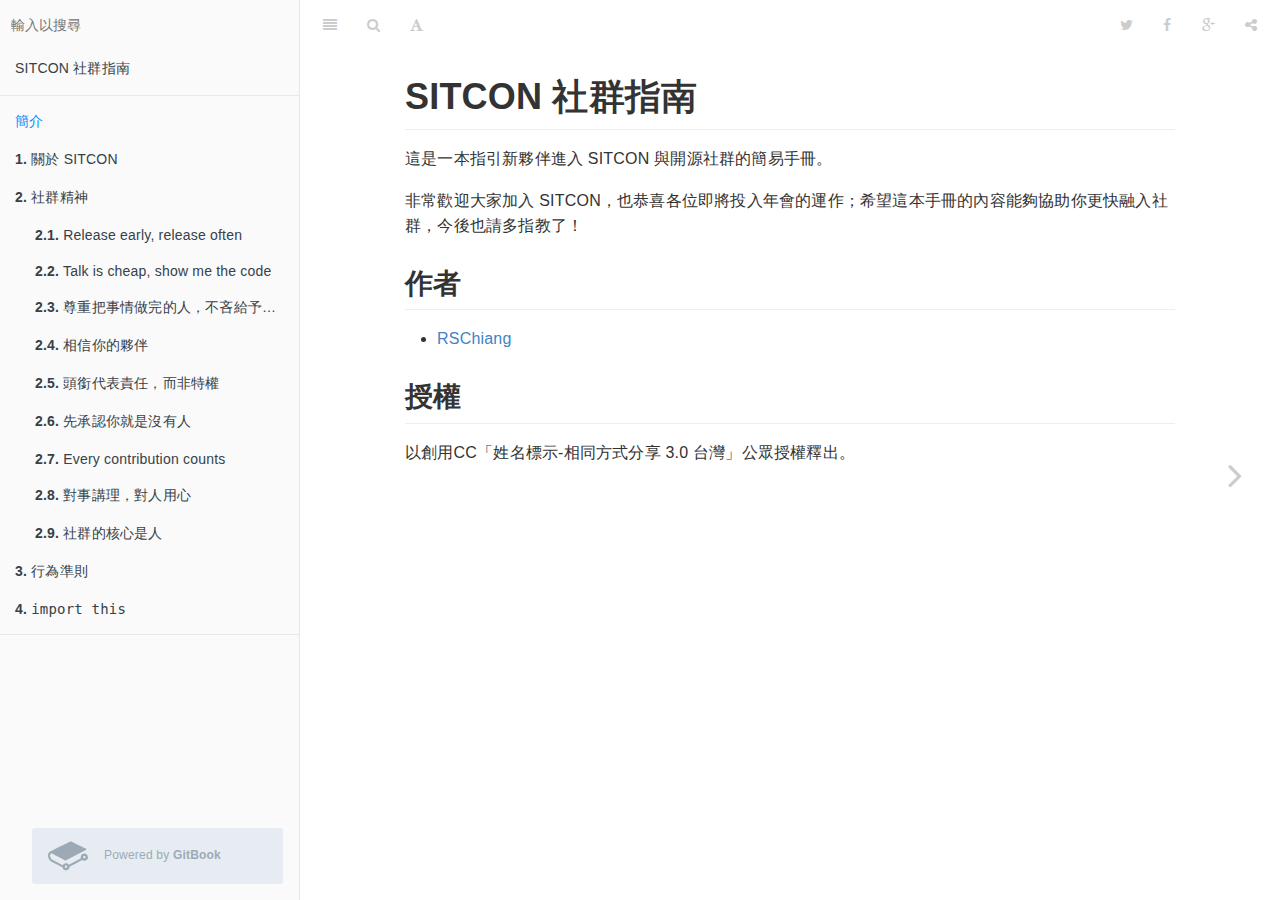
<file: index.html>
<!DOCTYPE html><html lang="zh-Hant-TW"><head>

        <meta charset="UTF-8">
        <meta http-equiv="X-UA-Compatible" content="IE=edge">
        <title>&#x7C21;&#x4ECB; | SITCON &#x793E;&#x7FA4;&#x6307;&#x5357;</title>
        <meta content="text/html; charset=utf-8" http-equiv="Content-Type">
        <meta name="description" content="&#x6307;&#x5F15;&#x65B0;&#x5925;&#x4F34;&#x9032;&#x5165; SITCON &#x8207;&#x958B;&#x6E90;&#x793E;&#x7FA4;&#x7684;&#x7C21;&#x6613;&#x624B;&#x518A;&#x3002;">
        <meta name="generator" content="GitBook 2.4.3">
        <meta name="author" content="Poren Chiang">

        <meta name="HandheldFriendly" content="true">
        <meta name="viewport" content="width=device-width, initial-scale=1, user-scalable=no">
        <meta name="apple-mobile-web-app-capable" content="yes">
        <meta name="apple-mobile-web-app-status-bar-style" content="black">
        <link rel="apple-touch-icon-precomposed" sizes="152x152" href="gitbook/images/apple-touch-icon-precomposed-152.png">
        <link rel="shortcut icon" href="https://gstatic.gitbook.com/images/b1c4c86ca817a71628d2debe73be9a64.ico" type="image/x-icon">

    <link rel="stylesheet" href="gitbook/style.css">


        <link rel="stylesheet" href="gitbook/plugins/gitbook-plugin-highlight/website.css">







    <link rel="next" href="./Ch1-AboutSITCON.html">





</head>
    <body>


    <div class="book" data-level="0" data-basepath="." data-revision="Mon Oct 26 2015 10:32:49 GMT+0000 (UTC)">


<div class="book-summary">
    <div class="book-search" role="search">
        <input type="text" placeholder="&#x8F38;&#x5165;&#x4EE5;&#x641C;&#x5C0B;" class="form-control">
    </div>
    <nav role="navigation">
        <ul class="summary">




                <li>
                    <a href="https://rschiang.github.io/sitcon-guide/" target="blank" class="custom-link">SITCON &#x793E;&#x7FA4;&#x6307;&#x5357;</a>
                </li>




            <li class="divider"></li>




        <li class="chapter active" data-level="0" data-path="index.html">


                    <a href="./index.html">

                        <i class="fa fa-check"></i>

                        &#x7C21;&#x4ECB;
                    </a>


        </li>

        <li class="chapter " data-level="1" data-path="Ch1-AboutSITCON.html">


                    <a href="./Ch1-AboutSITCON.html">

                        <i class="fa fa-check"></i>

                            <b>1.</b>

                        &#x95DC;&#x65BC; SITCON
                    </a>


        </li>

        <li class="chapter " data-level="2" data-path="Ch2-CommunitySpirit.html">


                    <a href="./Ch2-CommunitySpirit.html">

                        <i class="fa fa-check"></i>

                            <b>2.</b>

                        &#x793E;&#x7FA4;&#x7CBE;&#x795E;
                    </a>


            <ul class="articles">


        <li class="chapter " data-level="2.1" data-path="Ch2.1-ReleaseEarly.html">


                    <a href="./Ch2.1-ReleaseEarly.html">

                        <i class="fa fa-check"></i>

                            <b>2.1.</b>

                        Release early, release often
                    </a>


        </li>

        <li class="chapter " data-level="2.2" data-path="Ch2.2-TalkIsCheap.html">


                    <a href="./Ch2.2-TalkIsCheap.html">

                        <i class="fa fa-check"></i>

                            <b>2.2.</b>

                        Talk is cheap, show me the code
                    </a>


        </li>

        <li class="chapter " data-level="2.3" data-path="Ch2.3-RespectFillers.html">


                    <a href="./Ch2.3-RespectFillers.html">

                        <i class="fa fa-check"></i>

                            <b>2.3.</b>

                        &#x5C0A;&#x91CD;&#x628A;&#x4E8B;&#x60C5;&#x505A;&#x5B8C;&#x7684;&#x4EBA;&#xFF0C;&#x4E0D;&#x541D;&#x7D66;&#x4E88;&#x9F13;&#x52F5;&#x8207;&#x8B9A;&#x7F8E;
                    </a>


        </li>

        <li class="chapter " data-level="2.4" data-path="Ch2.4-TrustYourPartner.html">


                    <a href="./Ch2.4-TrustYourPartner.html">

                        <i class="fa fa-check"></i>

                            <b>2.4.</b>

                        &#x76F8;&#x4FE1;&#x4F60;&#x7684;&#x5925;&#x4F34;
                    </a>


        </li>

        <li class="chapter " data-level="2.5" data-path="Ch2.5-TitleMyth.html">


                    <a href="./Ch2.5-TitleMyth.html">

                        <i class="fa fa-check"></i>

                            <b>2.5.</b>

                        &#x982D;&#x929C;&#x4EE3;&#x8868;&#x8CAC;&#x4EFB;&#xFF0C;&#x800C;&#x975E;&#x7279;&#x6B0A;
                    </a>


        </li>

        <li class="chapter " data-level="2.6" data-path="Ch2.6-Nobody.html">


                    <a href="./Ch2.6-Nobody.html">

                        <i class="fa fa-check"></i>

                            <b>2.6.</b>

                        &#x5148;&#x627F;&#x8A8D;&#x4F60;&#x5C31;&#x662F;&#x6C92;&#x6709;&#x4EBA;
                    </a>


        </li>

        <li class="chapter " data-level="2.7" data-path="Ch2.7-EveryOneCounts.html">


                    <a href="./Ch2.7-EveryOneCounts.html">

                        <i class="fa fa-check"></i>

                            <b>2.7.</b>

                        Every contribution counts
                    </a>


        </li>

        <li class="chapter " data-level="2.8" data-path="Ch2.8-RationAndCompassion.html">


                    <a href="./Ch2.8-RationAndCompassion.html">

                        <i class="fa fa-check"></i>

                            <b>2.8.</b>

                        &#x5C0D;&#x4E8B;&#x8B1B;&#x7406;&#xFF0C;&#x5C0D;&#x4EBA;&#x7528;&#x5FC3;
                    </a>


        </li>

        <li class="chapter " data-level="2.9" data-path="Ch2.9-People.html">


                    <a href="./Ch2.9-People.html">

                        <i class="fa fa-check"></i>

                            <b>2.9.</b>

                        &#x793E;&#x7FA4;&#x7684;&#x6838;&#x5FC3;&#x662F;&#x4EBA;
                    </a>


        </li>


            </ul>

        </li>

        <li class="chapter " data-level="3" data-path="Ch3-CodeOfConduct.html">


                    <a href="./Ch3-CodeOfConduct.html">

                        <i class="fa fa-check"></i>

                            <b>3.</b>

                        &#x884C;&#x70BA;&#x6E96;&#x5247;
                    </a>


        </li>

        <li class="chapter " data-level="4" data-path="Ch4-ImportThis.html">


                    <a href="./Ch4-ImportThis.html">

                        <i class="fa fa-check"></i>

                            <b>4.</b>

                        <code>import this</code>
                    </a>


        </li>




            <li class="divider"></li>


        </ul>
    </nav>

<div class="gl-wrapper">
    <a class="gitbook-link" href="https://www.gitbook.com?utm_source=public_site_legacy&amp;utm_medium=referral&amp;utm_campaign=trademark&amp;utm_term=rschiang&amp;utm_content=powered_by" target="blank">
        <div class="tm-logo">
            <svg preserveAspectRatio="xMidYMid meet" height="1em" width="1em" fill="currentColor" viewBox="0 0 1067 769" xmlns="http://www.w3.org/2000/svg" stroke="none" class="icon-7f6730be--text-3f89f380"><g><path d="M480.026 640.677c17.205 0 31.2 13.997 31.2 31.194s-13.995 31.193-31.2 31.193c-17.197 0-31.193-13.996-31.193-31.193 0-17.197 13.996-31.194 31.193-31.194m489.93-193.226c-17.203 0-31.2-13.998-31.2-31.195 0-17.204 13.997-31.2 31.2-31.2 17.198 0 31.194 13.996 31.194 31.2 0 17.197-13.996 31.195-31.193 31.195m0-127.804c-53.269 0-96.609 43.34-96.609 96.609 0 10.373 1.723 20.702 5.123 30.741L559.328 616.879c-18.132-26.128-47.521-41.617-79.302-41.617-36.821 0-70.391 21.065-86.63 54.003L106.68 478.109c-30.288-15.927-52.965-65.817-50.56-111.223 1.248-23.687 9.438-42.071 21.897-49.17 7.916-4.493 17.436-4.099 27.526 1.188l1.916 1.01c75.96 40.022 324.6 170.981 335.063 175.844 16.157 7.47 25.14 10.5 52.659-2.547l513.958-267.3c7.53-2.844 16.315-10.062 16.315-21.023 0-15.205-15.72-21.199-15.765-21.199-29.218-14.018-74.163-35.054-117.987-55.57C798.033 84.26 691.861 34.547 645.23 10.132c-40.253-21.072-72.655-3.311-78.432.282l-11.227 5.555C345.727 119.743 64.898 258.826 48.911 268.553 20.278 285.973 2.547 320.679.252 363.768c-3.586 68.304 31.261 139.506 81.069 165.634l303.172 156.354c6.83 47.306 47.55 82.725 95.532 82.725 52.78 0 95.808-42.546 96.603-95.14L910.541 492.38c16.93 13.233 37.92 20.486 59.416 20.486 53.268 0 96.61-43.341 96.61-96.61s-43.342-96.61-96.61-96.61" fill-rule="evenodd"/></g></svg>
        </div>
        <div class="tm-content">
            <div class="tm-container">
                <span class="tm-text">
                    Powered by <b>GitBook</b>
                </span>
            </div>
        </div>
    </a>
</div></div>

    <div class="book-body">
        <div class="body-inner">
            <div class="book-header" role="navigation">
    <!-- Actions Left -->
    <a href="#" class="btn pull-left toggle-summary" aria-label="&#x76EE;&#x9304;"><i class="fa fa-align-justify"></i></a>
    <a href="#" class="btn pull-left toggle-search" aria-label="&#x641C;&#x5C0B;"><i class="fa fa-search"></i></a>

    <div id="font-settings-wrapper" class="dropdown pull-left">
        <a href="#" class="btn toggle-dropdown" aria-label="&#x5B57;&#x578B;&#x8A2D;&#x5B9A;"><i class="fa fa-font"></i>
        </a>
        <div class="dropdown-menu font-settings">
    <div class="dropdown-caret">
        <span class="caret-outer"></span>
        <span class="caret-inner"></span>
    </div>

    <div class="buttons">
        <button type="button" id="reduce-font-size" class="button size-2">A</button>
        <button type="button" id="enlarge-font-size" class="button size-2">A</button>
    </div>

    <div class="buttons font-family-list">
        <button type="button" data-font="0" class="button">&#x896F;&#x7DDA;&#x9AD4;</button>
        <button type="button" data-font="1" class="button">&#x7121;&#x896F;&#x7DDA;&#x9AD4;</button>
    </div>

    <div class="buttons color-theme-list">
        <button type="button" id="color-theme-preview-0" class="button size-3" data-theme="0">&#x767D;&#x8272;</button>
        <button type="button" id="color-theme-preview-1" class="button size-3" data-theme="1">&#x68D5;&#x8910;&#x8272;</button>
        <button type="button" id="color-theme-preview-2" class="button size-3" data-theme="2">&#x591C;&#x9593;</button>
    </div>
</div>

    </div>

    <!-- Actions Right -->

    <div class="dropdown pull-right">
        <a href="#" class="btn toggle-dropdown" aria-label="&#x5206;&#x4EAB;"><i class="fa fa-share-alt"></i>
        </a>
        <div class="dropdown-menu font-settings dropdown-left">
            <div class="dropdown-caret">
                <span class="caret-outer"></span>
                <span class="caret-inner"></span>
            </div>
            <div class="buttons">
                <button type="button" data-sharing="twitter" class="button">
                    &#x5206;&#x4EAB;&#x81F3; Twitter
                </button>
                <button type="button" data-sharing="google-plus" class="button">
                    &#x5206;&#x4EAB;&#x81F3; Google
                </button>
                <button type="button" data-sharing="facebook" class="button">
                    &#x5206;&#x4EAB;&#x81F3; Facebook
                </button>
                <button type="button" data-sharing="weibo" class="button">
                    &#x5206;&#x4EAB;&#x81F3; Weibo
                </button>
                <button type="button" data-sharing="instapaper" class="button">
                    &#x5206;&#x4EAB;&#x81F3; Instapaper
                </button>
            </div>
        </div>
    </div>



    <a href="#" target="_blank" class="btn pull-right google-plus-sharing-link sharing-link" data-sharing="google-plus" aria-label="Google"><i class="fa fa-google-plus"></i></a>


    <a href="#" target="_blank" class="btn pull-right facebook-sharing-link sharing-link" data-sharing="facebook" aria-label="Facebook"><i class="fa fa-facebook"></i></a>


    <a href="#" target="_blank" class="btn pull-right twitter-sharing-link sharing-link" data-sharing="twitter" aria-label="Twitter"><i class="fa fa-twitter"></i></a>





    <!-- Title -->
    <h1>
        <i class="fa fa-circle-o-notch fa-spin"></i>
        <a href="./">SITCON &#x793E;&#x7FA4;&#x6307;&#x5357;</a>
    </h1>
</div>

            <div class="page-wrapper" tabindex="-1" role="main">
                <div class="page-inner">


                    <section class="normal" id="section-">

                        <h1 id="sitcon-%E7%A4%BE%E7%BE%A4%E6%8C%87%E5%8D%97">SITCON &#x793E;&#x7FA4;&#x6307;&#x5357;</h1>
<p>&#x9019;&#x662F;&#x4E00;&#x672C;&#x6307;&#x5F15;&#x65B0;&#x5925;&#x4F34;&#x9032;&#x5165; SITCON &#x8207;&#x958B;&#x6E90;&#x793E;&#x7FA4;&#x7684;&#x7C21;&#x6613;&#x624B;&#x518A;&#x3002;</p>
<p>&#x975E;&#x5E38;&#x6B61;&#x8FCE;&#x5927;&#x5BB6;&#x52A0;&#x5165; SITCON&#xFF0C;&#x4E5F;&#x606D;&#x559C;&#x5404;&#x4F4D;&#x5373;&#x5C07;&#x6295;&#x5165;&#x5E74;&#x6703;&#x7684;&#x904B;&#x4F5C;&#xFF1B;&#x5E0C;&#x671B;&#x9019;&#x672C;&#x624B;&#x518A;&#x7684;&#x5167;&#x5BB9;&#x80FD;&#x5920;&#x5354;&#x52A9;&#x4F60;&#x66F4;&#x5FEB;&#x878D;&#x5165;&#x793E;&#x7FA4;&#xFF0C;&#x4ECA;&#x5F8C;&#x4E5F;&#x8ACB;&#x591A;&#x6307;&#x6559;&#x4E86;&#xFF01;</p>
<h2 id="%E4%BD%9C%E8%80%85">&#x4F5C;&#x8005;</h2>
<ul>
<li><a href="https://github.com/rschiang" target="_blank">RSChiang</a></li>
</ul>
<h2 id="%E6%8E%88%E6%AC%8A">&#x6388;&#x6B0A;</h2>
<p>&#x4EE5;&#x5275;&#x7528;CC&#x300C;&#x59D3;&#x540D;&#x6A19;&#x793A;-&#x76F8;&#x540C;&#x65B9;&#x5F0F;&#x5206;&#x4EAB; 3.0 &#x53F0;&#x7063;&#x300D;&#x516C;&#x773E;&#x6388;&#x6B0A;&#x91CB;&#x51FA;&#x3002;</p>


                    </section>


                </div>
            </div>
        </div>



        <a href="./Ch1-AboutSITCON.html" class="navigation navigation-next navigation-unique" aria-label="&#x4E0B;&#x4E00;&#x9801;&#xFF1A;&#x95DC;&#x65BC; SITCON"><i class="fa fa-angle-right"></i></a>

    </div>
</div>


<script src="gitbook/app.js"></script>

<script>
require(["gitbook"], function(gitbook) {
    var config = {"fontSettings":{"theme":null,"family":"sans","size":2}};
    gitbook.start(config);
});
</script>





</body></html>
</file>
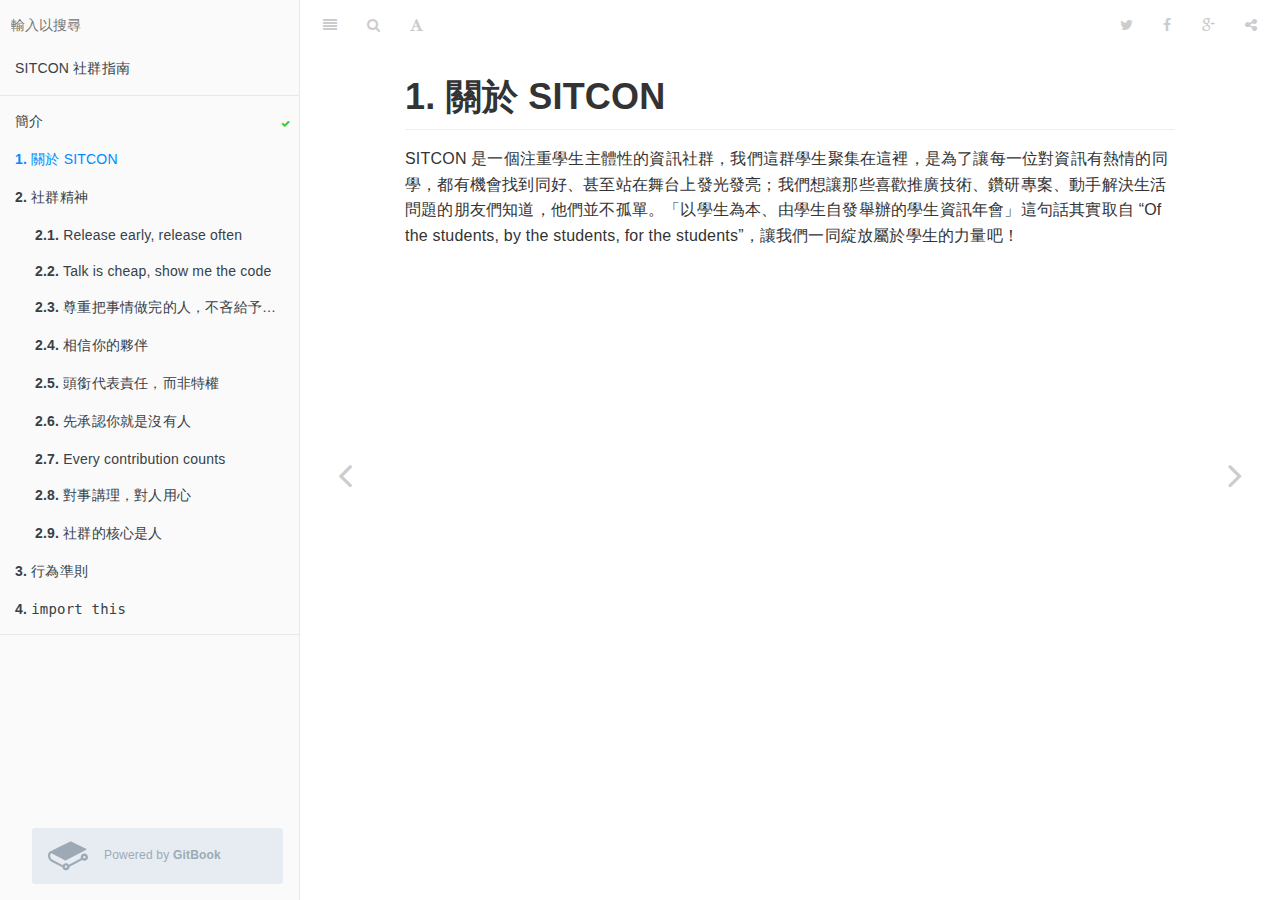
<file: Ch1-AboutSITCON.html>
<!DOCTYPE html><html lang="zh-Hant-TW"><head>

        <meta charset="UTF-8">
        <meta http-equiv="X-UA-Compatible" content="IE=edge">
        <title>&#x95DC;&#x65BC; SITCON | SITCON &#x793E;&#x7FA4;&#x6307;&#x5357;</title>
        <meta content="text/html; charset=utf-8" http-equiv="Content-Type">
        <meta name="description" content>
        <meta name="generator" content="GitBook 2.4.3">
        <meta name="author" content="Poren Chiang">

        <meta name="HandheldFriendly" content="true">
        <meta name="viewport" content="width=device-width, initial-scale=1, user-scalable=no">
        <meta name="apple-mobile-web-app-capable" content="yes">
        <meta name="apple-mobile-web-app-status-bar-style" content="black">
        <link rel="apple-touch-icon-precomposed" sizes="152x152" href="gitbook/images/apple-touch-icon-precomposed-152.png">
        <link rel="shortcut icon" href="https://gstatic.gitbook.com/images/b1c4c86ca817a71628d2debe73be9a64.ico" type="image/x-icon">

    <link rel="stylesheet" href="gitbook/style.css">


        <link rel="stylesheet" href="gitbook/plugins/gitbook-plugin-highlight/website.css">







    <link rel="next" href="./Ch2-CommunitySpirit.html">


    <link rel="prev" href="./index.html">




</head>
    <body>


    <div class="book" data-level="1" data-basepath="." data-revision="Mon Oct 26 2015 10:32:49 GMT+0000 (UTC)">


<div class="book-summary">
    <div class="book-search" role="search">
        <input type="text" placeholder="&#x8F38;&#x5165;&#x4EE5;&#x641C;&#x5C0B;" class="form-control">
    </div>
    <nav role="navigation">
        <ul class="summary">




                <li>
                    <a href="https://rschiang.github.io/sitcon-guide/" target="blank" class="custom-link">SITCON &#x793E;&#x7FA4;&#x6307;&#x5357;</a>
                </li>




            <li class="divider"></li>




        <li class="chapter " data-level="0" data-path="index.html">


                    <a href="./index.html">

                        <i class="fa fa-check"></i>

                        &#x7C21;&#x4ECB;
                    </a>


        </li>

        <li class="chapter active" data-level="1" data-path="Ch1-AboutSITCON.html">


                    <a href="./Ch1-AboutSITCON.html">

                        <i class="fa fa-check"></i>

                            <b>1.</b>

                        &#x95DC;&#x65BC; SITCON
                    </a>


        </li>

        <li class="chapter " data-level="2" data-path="Ch2-CommunitySpirit.html">


                    <a href="./Ch2-CommunitySpirit.html">

                        <i class="fa fa-check"></i>

                            <b>2.</b>

                        &#x793E;&#x7FA4;&#x7CBE;&#x795E;
                    </a>


            <ul class="articles">


        <li class="chapter " data-level="2.1" data-path="Ch2.1-ReleaseEarly.html">


                    <a href="./Ch2.1-ReleaseEarly.html">

                        <i class="fa fa-check"></i>

                            <b>2.1.</b>

                        Release early, release often
                    </a>


        </li>

        <li class="chapter " data-level="2.2" data-path="Ch2.2-TalkIsCheap.html">


                    <a href="./Ch2.2-TalkIsCheap.html">

                        <i class="fa fa-check"></i>

                            <b>2.2.</b>

                        Talk is cheap, show me the code
                    </a>


        </li>

        <li class="chapter " data-level="2.3" data-path="Ch2.3-RespectFillers.html">


                    <a href="./Ch2.3-RespectFillers.html">

                        <i class="fa fa-check"></i>

                            <b>2.3.</b>

                        &#x5C0A;&#x91CD;&#x628A;&#x4E8B;&#x60C5;&#x505A;&#x5B8C;&#x7684;&#x4EBA;&#xFF0C;&#x4E0D;&#x541D;&#x7D66;&#x4E88;&#x9F13;&#x52F5;&#x8207;&#x8B9A;&#x7F8E;
                    </a>


        </li>

        <li class="chapter " data-level="2.4" data-path="Ch2.4-TrustYourPartner.html">


                    <a href="./Ch2.4-TrustYourPartner.html">

                        <i class="fa fa-check"></i>

                            <b>2.4.</b>

                        &#x76F8;&#x4FE1;&#x4F60;&#x7684;&#x5925;&#x4F34;
                    </a>


        </li>

        <li class="chapter " data-level="2.5" data-path="Ch2.5-TitleMyth.html">


                    <a href="./Ch2.5-TitleMyth.html">

                        <i class="fa fa-check"></i>

                            <b>2.5.</b>

                        &#x982D;&#x929C;&#x4EE3;&#x8868;&#x8CAC;&#x4EFB;&#xFF0C;&#x800C;&#x975E;&#x7279;&#x6B0A;
                    </a>


        </li>

        <li class="chapter " data-level="2.6" data-path="Ch2.6-Nobody.html">


                    <a href="./Ch2.6-Nobody.html">

                        <i class="fa fa-check"></i>

                            <b>2.6.</b>

                        &#x5148;&#x627F;&#x8A8D;&#x4F60;&#x5C31;&#x662F;&#x6C92;&#x6709;&#x4EBA;
                    </a>


        </li>

        <li class="chapter " data-level="2.7" data-path="Ch2.7-EveryOneCounts.html">


                    <a href="./Ch2.7-EveryOneCounts.html">

                        <i class="fa fa-check"></i>

                            <b>2.7.</b>

                        Every contribution counts
                    </a>


        </li>

        <li class="chapter " data-level="2.8" data-path="Ch2.8-RationAndCompassion.html">


                    <a href="./Ch2.8-RationAndCompassion.html">

                        <i class="fa fa-check"></i>

                            <b>2.8.</b>

                        &#x5C0D;&#x4E8B;&#x8B1B;&#x7406;&#xFF0C;&#x5C0D;&#x4EBA;&#x7528;&#x5FC3;
                    </a>


        </li>

        <li class="chapter " data-level="2.9" data-path="Ch2.9-People.html">


                    <a href="./Ch2.9-People.html">

                        <i class="fa fa-check"></i>

                            <b>2.9.</b>

                        &#x793E;&#x7FA4;&#x7684;&#x6838;&#x5FC3;&#x662F;&#x4EBA;
                    </a>


        </li>


            </ul>

        </li>

        <li class="chapter " data-level="3" data-path="Ch3-CodeOfConduct.html">


                    <a href="./Ch3-CodeOfConduct.html">

                        <i class="fa fa-check"></i>

                            <b>3.</b>

                        &#x884C;&#x70BA;&#x6E96;&#x5247;
                    </a>


        </li>

        <li class="chapter " data-level="4" data-path="Ch4-ImportThis.html">


                    <a href="./Ch4-ImportThis.html">

                        <i class="fa fa-check"></i>

                            <b>4.</b>

                        <code>import this</code>
                    </a>


        </li>




            <li class="divider"></li>


        </ul>
    </nav>

<div class="gl-wrapper">
    <a class="gitbook-link" href="https://www.gitbook.com?utm_source=public_site_legacy&amp;utm_medium=referral&amp;utm_campaign=trademark&amp;utm_term=rschiang&amp;utm_content=powered_by" target="blank">
        <div class="tm-logo">
            <svg preserveAspectRatio="xMidYMid meet" height="1em" width="1em" fill="currentColor" viewBox="0 0 1067 769" xmlns="http://www.w3.org/2000/svg" stroke="none" class="icon-7f6730be--text-3f89f380"><g><path d="M480.026 640.677c17.205 0 31.2 13.997 31.2 31.194s-13.995 31.193-31.2 31.193c-17.197 0-31.193-13.996-31.193-31.193 0-17.197 13.996-31.194 31.193-31.194m489.93-193.226c-17.203 0-31.2-13.998-31.2-31.195 0-17.204 13.997-31.2 31.2-31.2 17.198 0 31.194 13.996 31.194 31.2 0 17.197-13.996 31.195-31.193 31.195m0-127.804c-53.269 0-96.609 43.34-96.609 96.609 0 10.373 1.723 20.702 5.123 30.741L559.328 616.879c-18.132-26.128-47.521-41.617-79.302-41.617-36.821 0-70.391 21.065-86.63 54.003L106.68 478.109c-30.288-15.927-52.965-65.817-50.56-111.223 1.248-23.687 9.438-42.071 21.897-49.17 7.916-4.493 17.436-4.099 27.526 1.188l1.916 1.01c75.96 40.022 324.6 170.981 335.063 175.844 16.157 7.47 25.14 10.5 52.659-2.547l513.958-267.3c7.53-2.844 16.315-10.062 16.315-21.023 0-15.205-15.72-21.199-15.765-21.199-29.218-14.018-74.163-35.054-117.987-55.57C798.033 84.26 691.861 34.547 645.23 10.132c-40.253-21.072-72.655-3.311-78.432.282l-11.227 5.555C345.727 119.743 64.898 258.826 48.911 268.553 20.278 285.973 2.547 320.679.252 363.768c-3.586 68.304 31.261 139.506 81.069 165.634l303.172 156.354c6.83 47.306 47.55 82.725 95.532 82.725 52.78 0 95.808-42.546 96.603-95.14L910.541 492.38c16.93 13.233 37.92 20.486 59.416 20.486 53.268 0 96.61-43.341 96.61-96.61s-43.342-96.61-96.61-96.61" fill-rule="evenodd"/></g></svg>
        </div>
        <div class="tm-content">
            <div class="tm-container">
                <span class="tm-text">
                    Powered by <b>GitBook</b>
                </span>
            </div>
        </div>
    </a>
</div></div>

    <div class="book-body">
        <div class="body-inner">
            <div class="book-header" role="navigation">
    <!-- Actions Left -->
    <a href="#" class="btn pull-left toggle-summary" aria-label="&#x76EE;&#x9304;"><i class="fa fa-align-justify"></i></a>
    <a href="#" class="btn pull-left toggle-search" aria-label="&#x641C;&#x5C0B;"><i class="fa fa-search"></i></a>

    <div id="font-settings-wrapper" class="dropdown pull-left">
        <a href="#" class="btn toggle-dropdown" aria-label="&#x5B57;&#x578B;&#x8A2D;&#x5B9A;"><i class="fa fa-font"></i>
        </a>
        <div class="dropdown-menu font-settings">
    <div class="dropdown-caret">
        <span class="caret-outer"></span>
        <span class="caret-inner"></span>
    </div>

    <div class="buttons">
        <button type="button" id="reduce-font-size" class="button size-2">A</button>
        <button type="button" id="enlarge-font-size" class="button size-2">A</button>
    </div>

    <div class="buttons font-family-list">
        <button type="button" data-font="0" class="button">&#x896F;&#x7DDA;&#x9AD4;</button>
        <button type="button" data-font="1" class="button">&#x7121;&#x896F;&#x7DDA;&#x9AD4;</button>
    </div>

    <div class="buttons color-theme-list">
        <button type="button" id="color-theme-preview-0" class="button size-3" data-theme="0">&#x767D;&#x8272;</button>
        <button type="button" id="color-theme-preview-1" class="button size-3" data-theme="1">&#x68D5;&#x8910;&#x8272;</button>
        <button type="button" id="color-theme-preview-2" class="button size-3" data-theme="2">&#x591C;&#x9593;</button>
    </div>
</div>

    </div>

    <!-- Actions Right -->

    <div class="dropdown pull-right">
        <a href="#" class="btn toggle-dropdown" aria-label="&#x5206;&#x4EAB;"><i class="fa fa-share-alt"></i>
        </a>
        <div class="dropdown-menu font-settings dropdown-left">
            <div class="dropdown-caret">
                <span class="caret-outer"></span>
                <span class="caret-inner"></span>
            </div>
            <div class="buttons">
                <button type="button" data-sharing="twitter" class="button">
                    &#x5206;&#x4EAB;&#x81F3; Twitter
                </button>
                <button type="button" data-sharing="google-plus" class="button">
                    &#x5206;&#x4EAB;&#x81F3; Google
                </button>
                <button type="button" data-sharing="facebook" class="button">
                    &#x5206;&#x4EAB;&#x81F3; Facebook
                </button>
                <button type="button" data-sharing="weibo" class="button">
                    &#x5206;&#x4EAB;&#x81F3; Weibo
                </button>
                <button type="button" data-sharing="instapaper" class="button">
                    &#x5206;&#x4EAB;&#x81F3; Instapaper
                </button>
            </div>
        </div>
    </div>



    <a href="#" target="_blank" class="btn pull-right google-plus-sharing-link sharing-link" data-sharing="google-plus" aria-label="Google"><i class="fa fa-google-plus"></i></a>


    <a href="#" target="_blank" class="btn pull-right facebook-sharing-link sharing-link" data-sharing="facebook" aria-label="Facebook"><i class="fa fa-facebook"></i></a>


    <a href="#" target="_blank" class="btn pull-right twitter-sharing-link sharing-link" data-sharing="twitter" aria-label="Twitter"><i class="fa fa-twitter"></i></a>





    <!-- Title -->
    <h1>
        <i class="fa fa-circle-o-notch fa-spin"></i>
        <a href="./">SITCON &#x793E;&#x7FA4;&#x6307;&#x5357;</a>
    </h1>
</div>

            <div class="page-wrapper" tabindex="-1" role="main">
                <div class="page-inner">


                    <section class="normal" id="section-">

                        <h1 id="1-%E9%97%9C%E6%96%BC-sitcon">1. &#x95DC;&#x65BC; SITCON</h1>
<p>SITCON &#x662F;&#x4E00;&#x500B;&#x6CE8;&#x91CD;&#x5B78;&#x751F;&#x4E3B;&#x9AD4;&#x6027;&#x7684;&#x8CC7;&#x8A0A;&#x793E;&#x7FA4;&#xFF0C;&#x6211;&#x5011;&#x9019;&#x7FA4;&#x5B78;&#x751F;&#x805A;&#x96C6;&#x5728;&#x9019;&#x88E1;&#xFF0C;&#x662F;&#x70BA;&#x4E86;&#x8B93;&#x6BCF;&#x4E00;&#x4F4D;&#x5C0D;&#x8CC7;&#x8A0A;&#x6709;&#x71B1;&#x60C5;&#x7684;&#x540C;&#x5B78;&#xFF0C;&#x90FD;&#x6709;&#x6A5F;&#x6703;&#x627E;&#x5230;&#x540C;&#x597D;&#x3001;&#x751A;&#x81F3;&#x7AD9;&#x5728;&#x821E;&#x53F0;&#x4E0A;&#x767C;&#x5149;&#x767C;&#x4EAE;&#xFF1B;&#x6211;&#x5011;&#x60F3;&#x8B93;&#x90A3;&#x4E9B;&#x559C;&#x6B61;&#x63A8;&#x5EE3;&#x6280;&#x8853;&#x3001;&#x947D;&#x7814;&#x5C08;&#x6848;&#x3001;&#x52D5;&#x624B;&#x89E3;&#x6C7A;&#x751F;&#x6D3B;&#x554F;&#x984C;&#x7684;&#x670B;&#x53CB;&#x5011;&#x77E5;&#x9053;&#xFF0C;&#x4ED6;&#x5011;&#x4E26;&#x4E0D;&#x5B64;&#x55AE;&#x3002;&#x300C;&#x4EE5;&#x5B78;&#x751F;&#x70BA;&#x672C;&#x3001;&#x7531;&#x5B78;&#x751F;&#x81EA;&#x767C;&#x8209;&#x8FA6;&#x7684;&#x5B78;&#x751F;&#x8CC7;&#x8A0A;&#x5E74;&#x6703;&#x300D;&#x9019;&#x53E5;&#x8A71;&#x5176;&#x5BE6;&#x53D6;&#x81EA; &#x201C;Of the students, by the students, for the students&#x201D;&#xFF0C;&#x8B93;&#x6211;&#x5011;&#x4E00;&#x540C;&#x7DBB;&#x653E;&#x5C6C;&#x65BC;&#x5B78;&#x751F;&#x7684;&#x529B;&#x91CF;&#x5427;&#xFF01;</p>


                    </section>


                </div>
            </div>
        </div>


        <a href="./index.html" class="navigation navigation-prev " aria-label="&#x4E0A;&#x4E00;&#x9801;&#xFF1A;&#x7C21;&#x4ECB;"><i class="fa fa-angle-left"></i></a>


        <a href="./Ch2-CommunitySpirit.html" class="navigation navigation-next " aria-label="&#x4E0B;&#x4E00;&#x9801;&#xFF1A;&#x793E;&#x7FA4;&#x7CBE;&#x795E;"><i class="fa fa-angle-right"></i></a>

    </div>
</div>


<script src="gitbook/app.js"></script>

<script>
require(["gitbook"], function(gitbook) {
    var config = {"fontSettings":{"theme":null,"family":"sans","size":2}};
    gitbook.start(config);
});
</script>





</body></html>
</file>
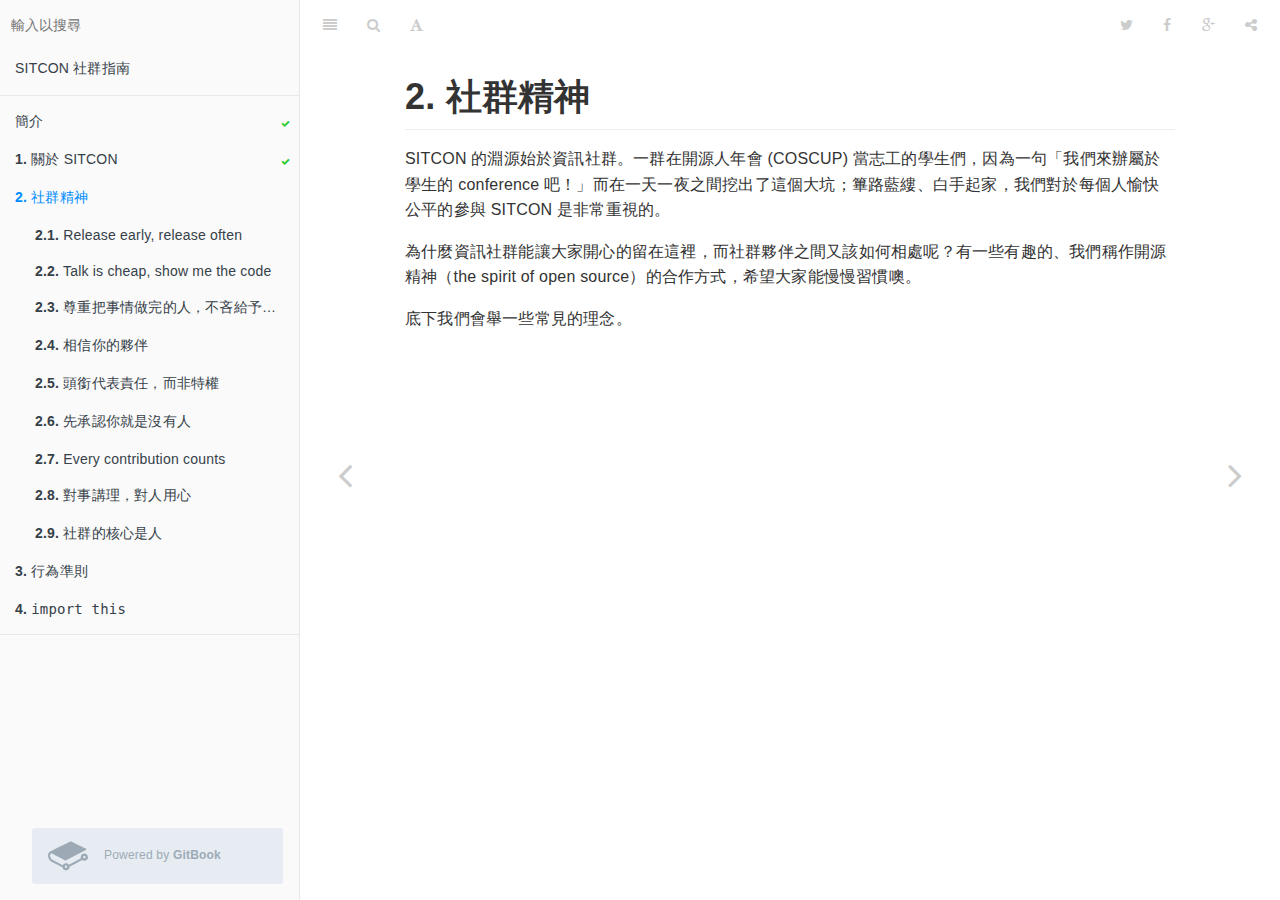
<file: Ch2-CommunitySpirit.html>
<!DOCTYPE html><html lang="zh-Hant-TW"><head>

        <meta charset="UTF-8">
        <meta http-equiv="X-UA-Compatible" content="IE=edge">
        <title>&#x793E;&#x7FA4;&#x7CBE;&#x795E; | SITCON &#x793E;&#x7FA4;&#x6307;&#x5357;</title>
        <meta content="text/html; charset=utf-8" http-equiv="Content-Type">
        <meta name="description" content>
        <meta name="generator" content="GitBook 2.4.3">
        <meta name="author" content="Poren Chiang">

        <meta name="HandheldFriendly" content="true">
        <meta name="viewport" content="width=device-width, initial-scale=1, user-scalable=no">
        <meta name="apple-mobile-web-app-capable" content="yes">
        <meta name="apple-mobile-web-app-status-bar-style" content="black">
        <link rel="apple-touch-icon-precomposed" sizes="152x152" href="gitbook/images/apple-touch-icon-precomposed-152.png">
        <link rel="shortcut icon" href="https://gstatic.gitbook.com/images/b1c4c86ca817a71628d2debe73be9a64.ico" type="image/x-icon">

    <link rel="stylesheet" href="gitbook/style.css">


        <link rel="stylesheet" href="gitbook/plugins/gitbook-plugin-highlight/website.css">







    <link rel="next" href="./Ch2.1-ReleaseEarly.html">


    <link rel="prev" href="./Ch1-AboutSITCON.html">




</head>
    <body>


    <div class="book" data-level="2" data-basepath="." data-revision="Mon Oct 26 2015 10:32:49 GMT+0000 (UTC)">


<div class="book-summary">
    <div class="book-search" role="search">
        <input type="text" placeholder="&#x8F38;&#x5165;&#x4EE5;&#x641C;&#x5C0B;" class="form-control">
    </div>
    <nav role="navigation">
        <ul class="summary">




                <li>
                    <a href="https://rschiang.github.io/sitcon-guide/" target="blank" class="custom-link">SITCON &#x793E;&#x7FA4;&#x6307;&#x5357;</a>
                </li>




            <li class="divider"></li>




        <li class="chapter " data-level="0" data-path="index.html">


                    <a href="./index.html">

                        <i class="fa fa-check"></i>

                        &#x7C21;&#x4ECB;
                    </a>


        </li>

        <li class="chapter " data-level="1" data-path="Ch1-AboutSITCON.html">


                    <a href="./Ch1-AboutSITCON.html">

                        <i class="fa fa-check"></i>

                            <b>1.</b>

                        &#x95DC;&#x65BC; SITCON
                    </a>


        </li>

        <li class="chapter active" data-level="2" data-path="Ch2-CommunitySpirit.html">


                    <a href="./Ch2-CommunitySpirit.html">

                        <i class="fa fa-check"></i>

                            <b>2.</b>

                        &#x793E;&#x7FA4;&#x7CBE;&#x795E;
                    </a>


            <ul class="articles">


        <li class="chapter " data-level="2.1" data-path="Ch2.1-ReleaseEarly.html">


                    <a href="./Ch2.1-ReleaseEarly.html">

                        <i class="fa fa-check"></i>

                            <b>2.1.</b>

                        Release early, release often
                    </a>


        </li>

        <li class="chapter " data-level="2.2" data-path="Ch2.2-TalkIsCheap.html">


                    <a href="./Ch2.2-TalkIsCheap.html">

                        <i class="fa fa-check"></i>

                            <b>2.2.</b>

                        Talk is cheap, show me the code
                    </a>


        </li>

        <li class="chapter " data-level="2.3" data-path="Ch2.3-RespectFillers.html">


                    <a href="./Ch2.3-RespectFillers.html">

                        <i class="fa fa-check"></i>

                            <b>2.3.</b>

                        &#x5C0A;&#x91CD;&#x628A;&#x4E8B;&#x60C5;&#x505A;&#x5B8C;&#x7684;&#x4EBA;&#xFF0C;&#x4E0D;&#x541D;&#x7D66;&#x4E88;&#x9F13;&#x52F5;&#x8207;&#x8B9A;&#x7F8E;
                    </a>


        </li>

        <li class="chapter " data-level="2.4" data-path="Ch2.4-TrustYourPartner.html">


                    <a href="./Ch2.4-TrustYourPartner.html">

                        <i class="fa fa-check"></i>

                            <b>2.4.</b>

                        &#x76F8;&#x4FE1;&#x4F60;&#x7684;&#x5925;&#x4F34;
                    </a>


        </li>

        <li class="chapter " data-level="2.5" data-path="Ch2.5-TitleMyth.html">


                    <a href="./Ch2.5-TitleMyth.html">

                        <i class="fa fa-check"></i>

                            <b>2.5.</b>

                        &#x982D;&#x929C;&#x4EE3;&#x8868;&#x8CAC;&#x4EFB;&#xFF0C;&#x800C;&#x975E;&#x7279;&#x6B0A;
                    </a>


        </li>

        <li class="chapter " data-level="2.6" data-path="Ch2.6-Nobody.html">


                    <a href="./Ch2.6-Nobody.html">

                        <i class="fa fa-check"></i>

                            <b>2.6.</b>

                        &#x5148;&#x627F;&#x8A8D;&#x4F60;&#x5C31;&#x662F;&#x6C92;&#x6709;&#x4EBA;
                    </a>


        </li>

        <li class="chapter " data-level="2.7" data-path="Ch2.7-EveryOneCounts.html">


                    <a href="./Ch2.7-EveryOneCounts.html">

                        <i class="fa fa-check"></i>

                            <b>2.7.</b>

                        Every contribution counts
                    </a>


        </li>

        <li class="chapter " data-level="2.8" data-path="Ch2.8-RationAndCompassion.html">


                    <a href="./Ch2.8-RationAndCompassion.html">

                        <i class="fa fa-check"></i>

                            <b>2.8.</b>

                        &#x5C0D;&#x4E8B;&#x8B1B;&#x7406;&#xFF0C;&#x5C0D;&#x4EBA;&#x7528;&#x5FC3;
                    </a>


        </li>

        <li class="chapter " data-level="2.9" data-path="Ch2.9-People.html">


                    <a href="./Ch2.9-People.html">

                        <i class="fa fa-check"></i>

                            <b>2.9.</b>

                        &#x793E;&#x7FA4;&#x7684;&#x6838;&#x5FC3;&#x662F;&#x4EBA;
                    </a>


        </li>


            </ul>

        </li>

        <li class="chapter " data-level="3" data-path="Ch3-CodeOfConduct.html">


                    <a href="./Ch3-CodeOfConduct.html">

                        <i class="fa fa-check"></i>

                            <b>3.</b>

                        &#x884C;&#x70BA;&#x6E96;&#x5247;
                    </a>


        </li>

        <li class="chapter " data-level="4" data-path="Ch4-ImportThis.html">


                    <a href="./Ch4-ImportThis.html">

                        <i class="fa fa-check"></i>

                            <b>4.</b>

                        <code>import this</code>
                    </a>


        </li>




            <li class="divider"></li>


        </ul>
    </nav>

<div class="gl-wrapper">
    <a class="gitbook-link" href="https://www.gitbook.com?utm_source=public_site_legacy&amp;utm_medium=referral&amp;utm_campaign=trademark&amp;utm_term=rschiang&amp;utm_content=powered_by" target="blank">
        <div class="tm-logo">
            <svg preserveAspectRatio="xMidYMid meet" height="1em" width="1em" fill="currentColor" viewBox="0 0 1067 769" xmlns="http://www.w3.org/2000/svg" stroke="none" class="icon-7f6730be--text-3f89f380"><g><path d="M480.026 640.677c17.205 0 31.2 13.997 31.2 31.194s-13.995 31.193-31.2 31.193c-17.197 0-31.193-13.996-31.193-31.193 0-17.197 13.996-31.194 31.193-31.194m489.93-193.226c-17.203 0-31.2-13.998-31.2-31.195 0-17.204 13.997-31.2 31.2-31.2 17.198 0 31.194 13.996 31.194 31.2 0 17.197-13.996 31.195-31.193 31.195m0-127.804c-53.269 0-96.609 43.34-96.609 96.609 0 10.373 1.723 20.702 5.123 30.741L559.328 616.879c-18.132-26.128-47.521-41.617-79.302-41.617-36.821 0-70.391 21.065-86.63 54.003L106.68 478.109c-30.288-15.927-52.965-65.817-50.56-111.223 1.248-23.687 9.438-42.071 21.897-49.17 7.916-4.493 17.436-4.099 27.526 1.188l1.916 1.01c75.96 40.022 324.6 170.981 335.063 175.844 16.157 7.47 25.14 10.5 52.659-2.547l513.958-267.3c7.53-2.844 16.315-10.062 16.315-21.023 0-15.205-15.72-21.199-15.765-21.199-29.218-14.018-74.163-35.054-117.987-55.57C798.033 84.26 691.861 34.547 645.23 10.132c-40.253-21.072-72.655-3.311-78.432.282l-11.227 5.555C345.727 119.743 64.898 258.826 48.911 268.553 20.278 285.973 2.547 320.679.252 363.768c-3.586 68.304 31.261 139.506 81.069 165.634l303.172 156.354c6.83 47.306 47.55 82.725 95.532 82.725 52.78 0 95.808-42.546 96.603-95.14L910.541 492.38c16.93 13.233 37.92 20.486 59.416 20.486 53.268 0 96.61-43.341 96.61-96.61s-43.342-96.61-96.61-96.61" fill-rule="evenodd"/></g></svg>
        </div>
        <div class="tm-content">
            <div class="tm-container">
                <span class="tm-text">
                    Powered by <b>GitBook</b>
                </span>
            </div>
        </div>
    </a>
</div></div>

    <div class="book-body">
        <div class="body-inner">
            <div class="book-header" role="navigation">
    <!-- Actions Left -->
    <a href="#" class="btn pull-left toggle-summary" aria-label="&#x76EE;&#x9304;"><i class="fa fa-align-justify"></i></a>
    <a href="#" class="btn pull-left toggle-search" aria-label="&#x641C;&#x5C0B;"><i class="fa fa-search"></i></a>

    <div id="font-settings-wrapper" class="dropdown pull-left">
        <a href="#" class="btn toggle-dropdown" aria-label="&#x5B57;&#x578B;&#x8A2D;&#x5B9A;"><i class="fa fa-font"></i>
        </a>
        <div class="dropdown-menu font-settings">
    <div class="dropdown-caret">
        <span class="caret-outer"></span>
        <span class="caret-inner"></span>
    </div>

    <div class="buttons">
        <button type="button" id="reduce-font-size" class="button size-2">A</button>
        <button type="button" id="enlarge-font-size" class="button size-2">A</button>
    </div>

    <div class="buttons font-family-list">
        <button type="button" data-font="0" class="button">&#x896F;&#x7DDA;&#x9AD4;</button>
        <button type="button" data-font="1" class="button">&#x7121;&#x896F;&#x7DDA;&#x9AD4;</button>
    </div>

    <div class="buttons color-theme-list">
        <button type="button" id="color-theme-preview-0" class="button size-3" data-theme="0">&#x767D;&#x8272;</button>
        <button type="button" id="color-theme-preview-1" class="button size-3" data-theme="1">&#x68D5;&#x8910;&#x8272;</button>
        <button type="button" id="color-theme-preview-2" class="button size-3" data-theme="2">&#x591C;&#x9593;</button>
    </div>
</div>

    </div>

    <!-- Actions Right -->

    <div class="dropdown pull-right">
        <a href="#" class="btn toggle-dropdown" aria-label="&#x5206;&#x4EAB;"><i class="fa fa-share-alt"></i>
        </a>
        <div class="dropdown-menu font-settings dropdown-left">
            <div class="dropdown-caret">
                <span class="caret-outer"></span>
                <span class="caret-inner"></span>
            </div>
            <div class="buttons">
                <button type="button" data-sharing="twitter" class="button">
                    &#x5206;&#x4EAB;&#x81F3; Twitter
                </button>
                <button type="button" data-sharing="google-plus" class="button">
                    &#x5206;&#x4EAB;&#x81F3; Google
                </button>
                <button type="button" data-sharing="facebook" class="button">
                    &#x5206;&#x4EAB;&#x81F3; Facebook
                </button>
                <button type="button" data-sharing="weibo" class="button">
                    &#x5206;&#x4EAB;&#x81F3; Weibo
                </button>
                <button type="button" data-sharing="instapaper" class="button">
                    &#x5206;&#x4EAB;&#x81F3; Instapaper
                </button>
            </div>
        </div>
    </div>



    <a href="#" target="_blank" class="btn pull-right google-plus-sharing-link sharing-link" data-sharing="google-plus" aria-label="Google"><i class="fa fa-google-plus"></i></a>


    <a href="#" target="_blank" class="btn pull-right facebook-sharing-link sharing-link" data-sharing="facebook" aria-label="Facebook"><i class="fa fa-facebook"></i></a>


    <a href="#" target="_blank" class="btn pull-right twitter-sharing-link sharing-link" data-sharing="twitter" aria-label="Twitter"><i class="fa fa-twitter"></i></a>





    <!-- Title -->
    <h1>
        <i class="fa fa-circle-o-notch fa-spin"></i>
        <a href="./">SITCON &#x793E;&#x7FA4;&#x6307;&#x5357;</a>
    </h1>
</div>

            <div class="page-wrapper" tabindex="-1" role="main">
                <div class="page-inner">


                    <section class="normal" id="section-">

                        <h1 id="2-%E7%A4%BE%E7%BE%A4%E7%B2%BE%E7%A5%9E">2. &#x793E;&#x7FA4;&#x7CBE;&#x795E;</h1>
<p>SITCON &#x7684;&#x6DF5;&#x6E90;&#x59CB;&#x65BC;&#x8CC7;&#x8A0A;&#x793E;&#x7FA4;&#x3002;&#x4E00;&#x7FA4;&#x5728;&#x958B;&#x6E90;&#x4EBA;&#x5E74;&#x6703; (COSCUP) &#x7576;&#x5FD7;&#x5DE5;&#x7684;&#x5B78;&#x751F;&#x5011;&#xFF0C;&#x56E0;&#x70BA;&#x4E00;&#x53E5;&#x300C;&#x6211;&#x5011;&#x4F86;&#x8FA6;&#x5C6C;&#x65BC;&#x5B78;&#x751F;&#x7684; conference &#x5427;&#xFF01;&#x300D;&#x800C;&#x5728;&#x4E00;&#x5929;&#x4E00;&#x591C;&#x4E4B;&#x9593;&#x6316;&#x51FA;&#x4E86;&#x9019;&#x500B;&#x5927;&#x5751;&#xFF1B;&#x7BF3;&#x8DEF;&#x85CD;&#x7E37;&#x3001;&#x767D;&#x624B;&#x8D77;&#x5BB6;&#xFF0C;&#x6211;&#x5011;&#x5C0D;&#x65BC;&#x6BCF;&#x500B;&#x4EBA;&#x6109;&#x5FEB;&#x516C;&#x5E73;&#x7684;&#x53C3;&#x8207; SITCON &#x662F;&#x975E;&#x5E38;&#x91CD;&#x8996;&#x7684;&#x3002;</p>
<p>&#x70BA;&#x4EC0;&#x9EBC;&#x8CC7;&#x8A0A;&#x793E;&#x7FA4;&#x80FD;&#x8B93;&#x5927;&#x5BB6;&#x958B;&#x5FC3;&#x7684;&#x7559;&#x5728;&#x9019;&#x88E1;&#xFF0C;&#x800C;&#x793E;&#x7FA4;&#x5925;&#x4F34;&#x4E4B;&#x9593;&#x53C8;&#x8A72;&#x5982;&#x4F55;&#x76F8;&#x8655;&#x5462;&#xFF1F;&#x6709;&#x4E00;&#x4E9B;&#x6709;&#x8DA3;&#x7684;&#x3001;&#x6211;&#x5011;&#x7A31;&#x4F5C;&#x958B;&#x6E90;&#x7CBE;&#x795E;&#xFF08;the spirit of open source&#xFF09;&#x7684;&#x5408;&#x4F5C;&#x65B9;&#x5F0F;&#xFF0C;&#x5E0C;&#x671B;&#x5927;&#x5BB6;&#x80FD;&#x6162;&#x6162;&#x7FD2;&#x6163;&#x5662;&#x3002;</p>
<p>&#x5E95;&#x4E0B;&#x6211;&#x5011;&#x6703;&#x8209;&#x4E00;&#x4E9B;&#x5E38;&#x898B;&#x7684;&#x7406;&#x5FF5;&#x3002;</p>


                    </section>


                </div>
            </div>
        </div>


        <a href="./Ch1-AboutSITCON.html" class="navigation navigation-prev " aria-label="&#x4E0A;&#x4E00;&#x9801;&#xFF1A;&#x95DC;&#x65BC; SITCON"><i class="fa fa-angle-left"></i></a>


        <a href="./Ch2.1-ReleaseEarly.html" class="navigation navigation-next " aria-label="&#x4E0B;&#x4E00;&#x9801;&#xFF1A;Release early, release often"><i class="fa fa-angle-right"></i></a>

    </div>
</div>


<script src="gitbook/app.js"></script>

<script>
require(["gitbook"], function(gitbook) {
    var config = {"fontSettings":{"theme":null,"family":"sans","size":2}};
    gitbook.start(config);
});
</script>





</body></html>
</file>
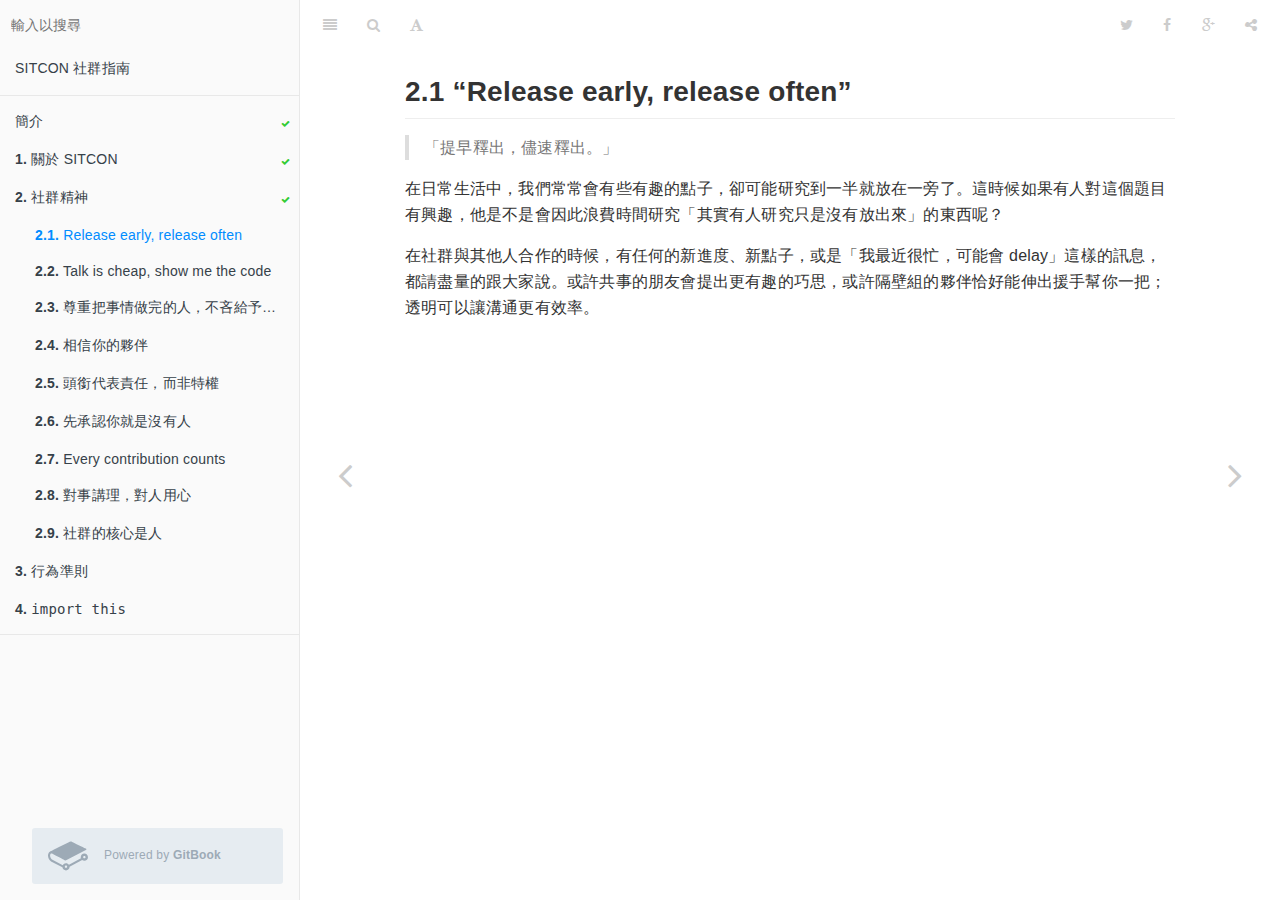
<file: Ch2.1-ReleaseEarly.html>
<!DOCTYPE html><html lang="zh-Hant-TW"><head>

        <meta charset="UTF-8">
        <meta http-equiv="X-UA-Compatible" content="IE=edge">
        <title>Release early, release often | SITCON &#x793E;&#x7FA4;&#x6307;&#x5357;</title>
        <meta content="text/html; charset=utf-8" http-equiv="Content-Type">
        <meta name="description" content>
        <meta name="generator" content="GitBook 2.4.3">
        <meta name="author" content="Poren Chiang">

        <meta name="HandheldFriendly" content="true">
        <meta name="viewport" content="width=device-width, initial-scale=1, user-scalable=no">
        <meta name="apple-mobile-web-app-capable" content="yes">
        <meta name="apple-mobile-web-app-status-bar-style" content="black">
        <link rel="apple-touch-icon-precomposed" sizes="152x152" href="gitbook/images/apple-touch-icon-precomposed-152.png">
        <link rel="shortcut icon" href="https://gstatic.gitbook.com/images/b1c4c86ca817a71628d2debe73be9a64.ico" type="image/x-icon">

    <link rel="stylesheet" href="gitbook/style.css">


        <link rel="stylesheet" href="gitbook/plugins/gitbook-plugin-highlight/website.css">







    <link rel="next" href="./Ch2.2-TalkIsCheap.html">


    <link rel="prev" href="./Ch2-CommunitySpirit.html">




</head>
    <body>


    <div class="book" data-level="2.1" data-basepath="." data-revision="Mon Oct 26 2015 10:32:49 GMT+0000 (UTC)">


<div class="book-summary">
    <div class="book-search" role="search">
        <input type="text" placeholder="&#x8F38;&#x5165;&#x4EE5;&#x641C;&#x5C0B;" class="form-control">
    </div>
    <nav role="navigation">
        <ul class="summary">




                <li>
                    <a href="https://rschiang.github.io/sitcon-guide/" target="blank" class="custom-link">SITCON &#x793E;&#x7FA4;&#x6307;&#x5357;</a>
                </li>




            <li class="divider"></li>




        <li class="chapter " data-level="0" data-path="index.html">


                    <a href="./index.html">

                        <i class="fa fa-check"></i>

                        &#x7C21;&#x4ECB;
                    </a>


        </li>

        <li class="chapter " data-level="1" data-path="Ch1-AboutSITCON.html">


                    <a href="./Ch1-AboutSITCON.html">

                        <i class="fa fa-check"></i>

                            <b>1.</b>

                        &#x95DC;&#x65BC; SITCON
                    </a>


        </li>

        <li class="chapter " data-level="2" data-path="Ch2-CommunitySpirit.html">


                    <a href="./Ch2-CommunitySpirit.html">

                        <i class="fa fa-check"></i>

                            <b>2.</b>

                        &#x793E;&#x7FA4;&#x7CBE;&#x795E;
                    </a>


            <ul class="articles">


        <li class="chapter active" data-level="2.1" data-path="Ch2.1-ReleaseEarly.html">


                    <a href="./Ch2.1-ReleaseEarly.html">

                        <i class="fa fa-check"></i>

                            <b>2.1.</b>

                        Release early, release often
                    </a>


        </li>

        <li class="chapter " data-level="2.2" data-path="Ch2.2-TalkIsCheap.html">


                    <a href="./Ch2.2-TalkIsCheap.html">

                        <i class="fa fa-check"></i>

                            <b>2.2.</b>

                        Talk is cheap, show me the code
                    </a>


        </li>

        <li class="chapter " data-level="2.3" data-path="Ch2.3-RespectFillers.html">


                    <a href="./Ch2.3-RespectFillers.html">

                        <i class="fa fa-check"></i>

                            <b>2.3.</b>

                        &#x5C0A;&#x91CD;&#x628A;&#x4E8B;&#x60C5;&#x505A;&#x5B8C;&#x7684;&#x4EBA;&#xFF0C;&#x4E0D;&#x541D;&#x7D66;&#x4E88;&#x9F13;&#x52F5;&#x8207;&#x8B9A;&#x7F8E;
                    </a>


        </li>

        <li class="chapter " data-level="2.4" data-path="Ch2.4-TrustYourPartner.html">


                    <a href="./Ch2.4-TrustYourPartner.html">

                        <i class="fa fa-check"></i>

                            <b>2.4.</b>

                        &#x76F8;&#x4FE1;&#x4F60;&#x7684;&#x5925;&#x4F34;
                    </a>


        </li>

        <li class="chapter " data-level="2.5" data-path="Ch2.5-TitleMyth.html">


                    <a href="./Ch2.5-TitleMyth.html">

                        <i class="fa fa-check"></i>

                            <b>2.5.</b>

                        &#x982D;&#x929C;&#x4EE3;&#x8868;&#x8CAC;&#x4EFB;&#xFF0C;&#x800C;&#x975E;&#x7279;&#x6B0A;
                    </a>


        </li>

        <li class="chapter " data-level="2.6" data-path="Ch2.6-Nobody.html">


                    <a href="./Ch2.6-Nobody.html">

                        <i class="fa fa-check"></i>

                            <b>2.6.</b>

                        &#x5148;&#x627F;&#x8A8D;&#x4F60;&#x5C31;&#x662F;&#x6C92;&#x6709;&#x4EBA;
                    </a>


        </li>

        <li class="chapter " data-level="2.7" data-path="Ch2.7-EveryOneCounts.html">


                    <a href="./Ch2.7-EveryOneCounts.html">

                        <i class="fa fa-check"></i>

                            <b>2.7.</b>

                        Every contribution counts
                    </a>


        </li>

        <li class="chapter " data-level="2.8" data-path="Ch2.8-RationAndCompassion.html">


                    <a href="./Ch2.8-RationAndCompassion.html">

                        <i class="fa fa-check"></i>

                            <b>2.8.</b>

                        &#x5C0D;&#x4E8B;&#x8B1B;&#x7406;&#xFF0C;&#x5C0D;&#x4EBA;&#x7528;&#x5FC3;
                    </a>


        </li>

        <li class="chapter " data-level="2.9" data-path="Ch2.9-People.html">


                    <a href="./Ch2.9-People.html">

                        <i class="fa fa-check"></i>

                            <b>2.9.</b>

                        &#x793E;&#x7FA4;&#x7684;&#x6838;&#x5FC3;&#x662F;&#x4EBA;
                    </a>


        </li>


            </ul>

        </li>

        <li class="chapter " data-level="3" data-path="Ch3-CodeOfConduct.html">


                    <a href="./Ch3-CodeOfConduct.html">

                        <i class="fa fa-check"></i>

                            <b>3.</b>

                        &#x884C;&#x70BA;&#x6E96;&#x5247;
                    </a>


        </li>

        <li class="chapter " data-level="4" data-path="Ch4-ImportThis.html">


                    <a href="./Ch4-ImportThis.html">

                        <i class="fa fa-check"></i>

                            <b>4.</b>

                        <code>import this</code>
                    </a>


        </li>




            <li class="divider"></li>


        </ul>
    </nav>

<div class="gl-wrapper">
    <a class="gitbook-link" href="https://www.gitbook.com?utm_source=public_site_legacy&amp;utm_medium=referral&amp;utm_campaign=trademark&amp;utm_term=rschiang&amp;utm_content=powered_by" target="blank">
        <div class="tm-logo">
            <svg preserveAspectRatio="xMidYMid meet" height="1em" width="1em" fill="currentColor" viewBox="0 0 1067 769" xmlns="http://www.w3.org/2000/svg" stroke="none" class="icon-7f6730be--text-3f89f380"><g><path d="M480.026 640.677c17.205 0 31.2 13.997 31.2 31.194s-13.995 31.193-31.2 31.193c-17.197 0-31.193-13.996-31.193-31.193 0-17.197 13.996-31.194 31.193-31.194m489.93-193.226c-17.203 0-31.2-13.998-31.2-31.195 0-17.204 13.997-31.2 31.2-31.2 17.198 0 31.194 13.996 31.194 31.2 0 17.197-13.996 31.195-31.193 31.195m0-127.804c-53.269 0-96.609 43.34-96.609 96.609 0 10.373 1.723 20.702 5.123 30.741L559.328 616.879c-18.132-26.128-47.521-41.617-79.302-41.617-36.821 0-70.391 21.065-86.63 54.003L106.68 478.109c-30.288-15.927-52.965-65.817-50.56-111.223 1.248-23.687 9.438-42.071 21.897-49.17 7.916-4.493 17.436-4.099 27.526 1.188l1.916 1.01c75.96 40.022 324.6 170.981 335.063 175.844 16.157 7.47 25.14 10.5 52.659-2.547l513.958-267.3c7.53-2.844 16.315-10.062 16.315-21.023 0-15.205-15.72-21.199-15.765-21.199-29.218-14.018-74.163-35.054-117.987-55.57C798.033 84.26 691.861 34.547 645.23 10.132c-40.253-21.072-72.655-3.311-78.432.282l-11.227 5.555C345.727 119.743 64.898 258.826 48.911 268.553 20.278 285.973 2.547 320.679.252 363.768c-3.586 68.304 31.261 139.506 81.069 165.634l303.172 156.354c6.83 47.306 47.55 82.725 95.532 82.725 52.78 0 95.808-42.546 96.603-95.14L910.541 492.38c16.93 13.233 37.92 20.486 59.416 20.486 53.268 0 96.61-43.341 96.61-96.61s-43.342-96.61-96.61-96.61" fill-rule="evenodd"/></g></svg>
        </div>
        <div class="tm-content">
            <div class="tm-container">
                <span class="tm-text">
                    Powered by <b>GitBook</b>
                </span>
            </div>
        </div>
    </a>
</div></div>

    <div class="book-body">
        <div class="body-inner">
            <div class="book-header" role="navigation">
    <!-- Actions Left -->
    <a href="#" class="btn pull-left toggle-summary" aria-label="&#x76EE;&#x9304;"><i class="fa fa-align-justify"></i></a>
    <a href="#" class="btn pull-left toggle-search" aria-label="&#x641C;&#x5C0B;"><i class="fa fa-search"></i></a>

    <div id="font-settings-wrapper" class="dropdown pull-left">
        <a href="#" class="btn toggle-dropdown" aria-label="&#x5B57;&#x578B;&#x8A2D;&#x5B9A;"><i class="fa fa-font"></i>
        </a>
        <div class="dropdown-menu font-settings">
    <div class="dropdown-caret">
        <span class="caret-outer"></span>
        <span class="caret-inner"></span>
    </div>

    <div class="buttons">
        <button type="button" id="reduce-font-size" class="button size-2">A</button>
        <button type="button" id="enlarge-font-size" class="button size-2">A</button>
    </div>

    <div class="buttons font-family-list">
        <button type="button" data-font="0" class="button">&#x896F;&#x7DDA;&#x9AD4;</button>
        <button type="button" data-font="1" class="button">&#x7121;&#x896F;&#x7DDA;&#x9AD4;</button>
    </div>

    <div class="buttons color-theme-list">
        <button type="button" id="color-theme-preview-0" class="button size-3" data-theme="0">&#x767D;&#x8272;</button>
        <button type="button" id="color-theme-preview-1" class="button size-3" data-theme="1">&#x68D5;&#x8910;&#x8272;</button>
        <button type="button" id="color-theme-preview-2" class="button size-3" data-theme="2">&#x591C;&#x9593;</button>
    </div>
</div>

    </div>

    <!-- Actions Right -->

    <div class="dropdown pull-right">
        <a href="#" class="btn toggle-dropdown" aria-label="&#x5206;&#x4EAB;"><i class="fa fa-share-alt"></i>
        </a>
        <div class="dropdown-menu font-settings dropdown-left">
            <div class="dropdown-caret">
                <span class="caret-outer"></span>
                <span class="caret-inner"></span>
            </div>
            <div class="buttons">
                <button type="button" data-sharing="twitter" class="button">
                    &#x5206;&#x4EAB;&#x81F3; Twitter
                </button>
                <button type="button" data-sharing="google-plus" class="button">
                    &#x5206;&#x4EAB;&#x81F3; Google
                </button>
                <button type="button" data-sharing="facebook" class="button">
                    &#x5206;&#x4EAB;&#x81F3; Facebook
                </button>
                <button type="button" data-sharing="weibo" class="button">
                    &#x5206;&#x4EAB;&#x81F3; Weibo
                </button>
                <button type="button" data-sharing="instapaper" class="button">
                    &#x5206;&#x4EAB;&#x81F3; Instapaper
                </button>
            </div>
        </div>
    </div>



    <a href="#" target="_blank" class="btn pull-right google-plus-sharing-link sharing-link" data-sharing="google-plus" aria-label="Google"><i class="fa fa-google-plus"></i></a>


    <a href="#" target="_blank" class="btn pull-right facebook-sharing-link sharing-link" data-sharing="facebook" aria-label="Facebook"><i class="fa fa-facebook"></i></a>


    <a href="#" target="_blank" class="btn pull-right twitter-sharing-link sharing-link" data-sharing="twitter" aria-label="Twitter"><i class="fa fa-twitter"></i></a>





    <!-- Title -->
    <h1>
        <i class="fa fa-circle-o-notch fa-spin"></i>
        <a href="./">SITCON &#x793E;&#x7FA4;&#x6307;&#x5357;</a>
    </h1>
</div>

            <div class="page-wrapper" tabindex="-1" role="main">
                <div class="page-inner">


                    <section class="normal" id="section-">

                        <h2 id="2-1-%E2%80%9Crelease-early-release-often%E2%80%9D">2.1 &#x201C;Release early, release often&#x201D;</h2>
<blockquote>
<p>&#x300C;&#x63D0;&#x65E9;&#x91CB;&#x51FA;&#xFF0C;&#x5118;&#x901F;&#x91CB;&#x51FA;&#x3002;&#x300D;</p>
</blockquote>
<p>&#x5728;&#x65E5;&#x5E38;&#x751F;&#x6D3B;&#x4E2D;&#xFF0C;&#x6211;&#x5011;&#x5E38;&#x5E38;&#x6703;&#x6709;&#x4E9B;&#x6709;&#x8DA3;&#x7684;&#x9EDE;&#x5B50;&#xFF0C;&#x537B;&#x53EF;&#x80FD;&#x7814;&#x7A76;&#x5230;&#x4E00;&#x534A;&#x5C31;&#x653E;&#x5728;&#x4E00;&#x65C1;&#x4E86;&#x3002;&#x9019;&#x6642;&#x5019;&#x5982;&#x679C;&#x6709;&#x4EBA;&#x5C0D;&#x9019;&#x500B;&#x984C;&#x76EE;&#x6709;&#x8208;&#x8DA3;&#xFF0C;&#x4ED6;&#x662F;&#x4E0D;&#x662F;&#x6703;&#x56E0;&#x6B64;&#x6D6A;&#x8CBB;&#x6642;&#x9593;&#x7814;&#x7A76;&#x300C;&#x5176;&#x5BE6;&#x6709;&#x4EBA;&#x7814;&#x7A76;&#x53EA;&#x662F;&#x6C92;&#x6709;&#x653E;&#x51FA;&#x4F86;&#x300D;&#x7684;&#x6771;&#x897F;&#x5462;&#xFF1F;</p>
<p>&#x5728;&#x793E;&#x7FA4;&#x8207;&#x5176;&#x4ED6;&#x4EBA;&#x5408;&#x4F5C;&#x7684;&#x6642;&#x5019;&#xFF0C;&#x6709;&#x4EFB;&#x4F55;&#x7684;&#x65B0;&#x9032;&#x5EA6;&#x3001;&#x65B0;&#x9EDE;&#x5B50;&#xFF0C;&#x6216;&#x662F;&#x300C;&#x6211;&#x6700;&#x8FD1;&#x5F88;&#x5FD9;&#xFF0C;&#x53EF;&#x80FD;&#x6703; delay&#x300D;&#x9019;&#x6A23;&#x7684;&#x8A0A;&#x606F;&#xFF0C;&#x90FD;&#x8ACB;&#x76E1;&#x91CF;&#x7684;&#x8DDF;&#x5927;&#x5BB6;&#x8AAA;&#x3002;&#x6216;&#x8A31;&#x5171;&#x4E8B;&#x7684;&#x670B;&#x53CB;&#x6703;&#x63D0;&#x51FA;&#x66F4;&#x6709;&#x8DA3;&#x7684;&#x5DE7;&#x601D;&#xFF0C;&#x6216;&#x8A31;&#x9694;&#x58C1;&#x7D44;&#x7684;&#x5925;&#x4F34;&#x6070;&#x597D;&#x80FD;&#x4F38;&#x51FA;&#x63F4;&#x624B;&#x5E6B;&#x4F60;&#x4E00;&#x628A;&#xFF1B;&#x900F;&#x660E;&#x53EF;&#x4EE5;&#x8B93;&#x6E9D;&#x901A;&#x66F4;&#x6709;&#x6548;&#x7387;&#x3002;</p>


                    </section>


                </div>
            </div>
        </div>


        <a href="./Ch2-CommunitySpirit.html" class="navigation navigation-prev " aria-label="&#x4E0A;&#x4E00;&#x9801;&#xFF1A;&#x793E;&#x7FA4;&#x7CBE;&#x795E;"><i class="fa fa-angle-left"></i></a>


        <a href="./Ch2.2-TalkIsCheap.html" class="navigation navigation-next " aria-label="&#x4E0B;&#x4E00;&#x9801;&#xFF1A;Talk is cheap, show me the code"><i class="fa fa-angle-right"></i></a>

    </div>
</div>


<script src="gitbook/app.js"></script>

<script>
require(["gitbook"], function(gitbook) {
    var config = {"fontSettings":{"theme":null,"family":"sans","size":2}};
    gitbook.start(config);
});
</script>





</body></html>
</file>
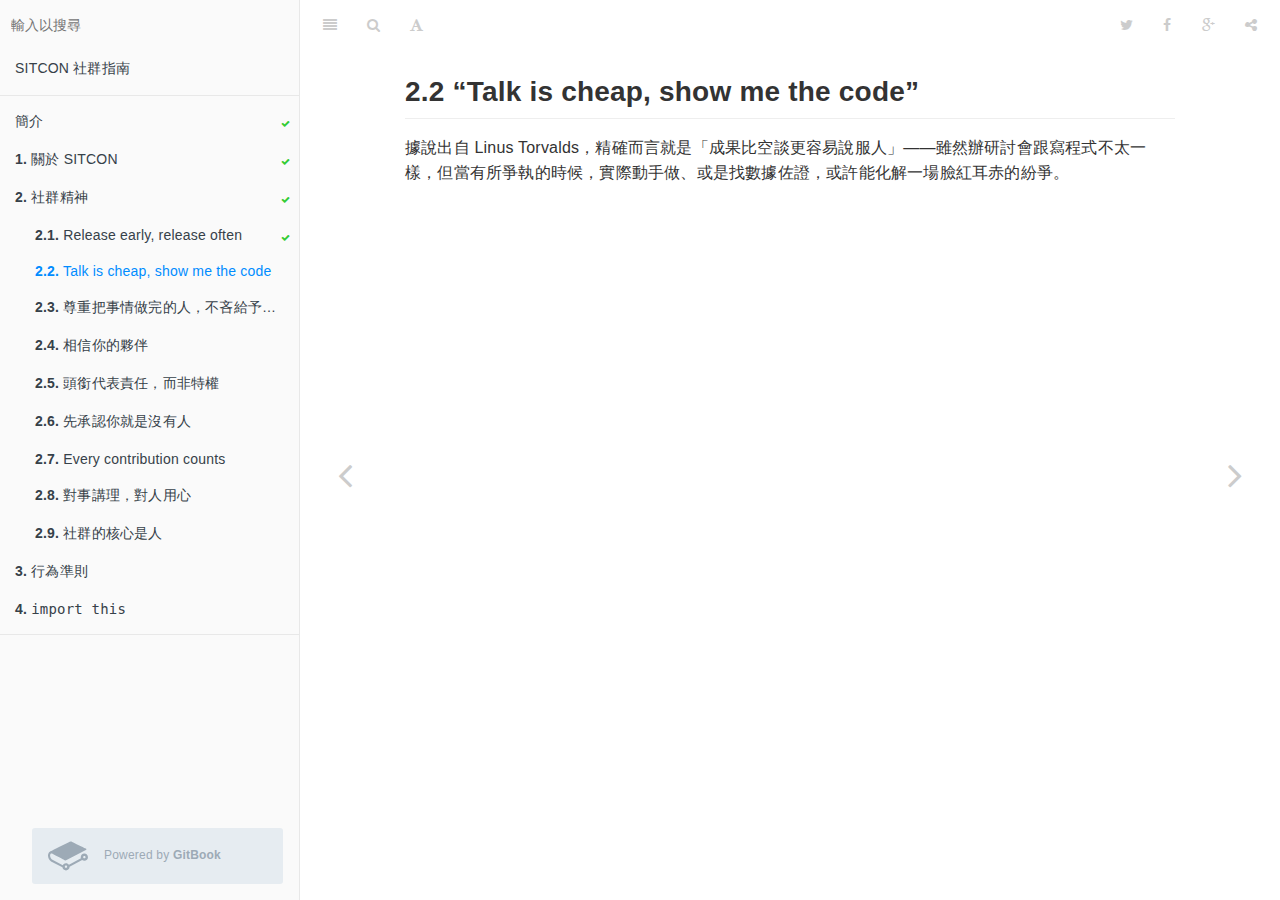
<file: Ch2.2-TalkIsCheap.html>
<!DOCTYPE html><html lang="zh-Hant-TW"><head>

        <meta charset="UTF-8">
        <meta http-equiv="X-UA-Compatible" content="IE=edge">
        <title>Talk is cheap, show me the code | SITCON &#x793E;&#x7FA4;&#x6307;&#x5357;</title>
        <meta content="text/html; charset=utf-8" http-equiv="Content-Type">
        <meta name="description" content>
        <meta name="generator" content="GitBook 2.4.3">
        <meta name="author" content="Poren Chiang">

        <meta name="HandheldFriendly" content="true">
        <meta name="viewport" content="width=device-width, initial-scale=1, user-scalable=no">
        <meta name="apple-mobile-web-app-capable" content="yes">
        <meta name="apple-mobile-web-app-status-bar-style" content="black">
        <link rel="apple-touch-icon-precomposed" sizes="152x152" href="gitbook/images/apple-touch-icon-precomposed-152.png">
        <link rel="shortcut icon" href="https://gstatic.gitbook.com/images/b1c4c86ca817a71628d2debe73be9a64.ico" type="image/x-icon">

    <link rel="stylesheet" href="gitbook/style.css">


        <link rel="stylesheet" href="gitbook/plugins/gitbook-plugin-highlight/website.css">







    <link rel="next" href="./Ch2.3-RespectFillers.html">


    <link rel="prev" href="./Ch2.1-ReleaseEarly.html">




</head>
    <body>


    <div class="book" data-level="2.2" data-basepath="." data-revision="Mon Oct 26 2015 10:32:49 GMT+0000 (UTC)">


<div class="book-summary">
    <div class="book-search" role="search">
        <input type="text" placeholder="&#x8F38;&#x5165;&#x4EE5;&#x641C;&#x5C0B;" class="form-control">
    </div>
    <nav role="navigation">
        <ul class="summary">




                <li>
                    <a href="https://rschiang.github.io/sitcon-guide/" target="blank" class="custom-link">SITCON &#x793E;&#x7FA4;&#x6307;&#x5357;</a>
                </li>




            <li class="divider"></li>




        <li class="chapter " data-level="0" data-path="index.html">


                    <a href="./index.html">

                        <i class="fa fa-check"></i>

                        &#x7C21;&#x4ECB;
                    </a>


        </li>

        <li class="chapter " data-level="1" data-path="Ch1-AboutSITCON.html">


                    <a href="./Ch1-AboutSITCON.html">

                        <i class="fa fa-check"></i>

                            <b>1.</b>

                        &#x95DC;&#x65BC; SITCON
                    </a>


        </li>

        <li class="chapter " data-level="2" data-path="Ch2-CommunitySpirit.html">


                    <a href="./Ch2-CommunitySpirit.html">

                        <i class="fa fa-check"></i>

                            <b>2.</b>

                        &#x793E;&#x7FA4;&#x7CBE;&#x795E;
                    </a>


            <ul class="articles">


        <li class="chapter " data-level="2.1" data-path="Ch2.1-ReleaseEarly.html">


                    <a href="./Ch2.1-ReleaseEarly.html">

                        <i class="fa fa-check"></i>

                            <b>2.1.</b>

                        Release early, release often
                    </a>


        </li>

        <li class="chapter active" data-level="2.2" data-path="Ch2.2-TalkIsCheap.html">


                    <a href="./Ch2.2-TalkIsCheap.html">

                        <i class="fa fa-check"></i>

                            <b>2.2.</b>

                        Talk is cheap, show me the code
                    </a>


        </li>

        <li class="chapter " data-level="2.3" data-path="Ch2.3-RespectFillers.html">


                    <a href="./Ch2.3-RespectFillers.html">

                        <i class="fa fa-check"></i>

                            <b>2.3.</b>

                        &#x5C0A;&#x91CD;&#x628A;&#x4E8B;&#x60C5;&#x505A;&#x5B8C;&#x7684;&#x4EBA;&#xFF0C;&#x4E0D;&#x541D;&#x7D66;&#x4E88;&#x9F13;&#x52F5;&#x8207;&#x8B9A;&#x7F8E;
                    </a>


        </li>

        <li class="chapter " data-level="2.4" data-path="Ch2.4-TrustYourPartner.html">


                    <a href="./Ch2.4-TrustYourPartner.html">

                        <i class="fa fa-check"></i>

                            <b>2.4.</b>

                        &#x76F8;&#x4FE1;&#x4F60;&#x7684;&#x5925;&#x4F34;
                    </a>


        </li>

        <li class="chapter " data-level="2.5" data-path="Ch2.5-TitleMyth.html">


                    <a href="./Ch2.5-TitleMyth.html">

                        <i class="fa fa-check"></i>

                            <b>2.5.</b>

                        &#x982D;&#x929C;&#x4EE3;&#x8868;&#x8CAC;&#x4EFB;&#xFF0C;&#x800C;&#x975E;&#x7279;&#x6B0A;
                    </a>


        </li>

        <li class="chapter " data-level="2.6" data-path="Ch2.6-Nobody.html">


                    <a href="./Ch2.6-Nobody.html">

                        <i class="fa fa-check"></i>

                            <b>2.6.</b>

                        &#x5148;&#x627F;&#x8A8D;&#x4F60;&#x5C31;&#x662F;&#x6C92;&#x6709;&#x4EBA;
                    </a>


        </li>

        <li class="chapter " data-level="2.7" data-path="Ch2.7-EveryOneCounts.html">


                    <a href="./Ch2.7-EveryOneCounts.html">

                        <i class="fa fa-check"></i>

                            <b>2.7.</b>

                        Every contribution counts
                    </a>


        </li>

        <li class="chapter " data-level="2.8" data-path="Ch2.8-RationAndCompassion.html">


                    <a href="./Ch2.8-RationAndCompassion.html">

                        <i class="fa fa-check"></i>

                            <b>2.8.</b>

                        &#x5C0D;&#x4E8B;&#x8B1B;&#x7406;&#xFF0C;&#x5C0D;&#x4EBA;&#x7528;&#x5FC3;
                    </a>


        </li>

        <li class="chapter " data-level="2.9" data-path="Ch2.9-People.html">


                    <a href="./Ch2.9-People.html">

                        <i class="fa fa-check"></i>

                            <b>2.9.</b>

                        &#x793E;&#x7FA4;&#x7684;&#x6838;&#x5FC3;&#x662F;&#x4EBA;
                    </a>


        </li>


            </ul>

        </li>

        <li class="chapter " data-level="3" data-path="Ch3-CodeOfConduct.html">


                    <a href="./Ch3-CodeOfConduct.html">

                        <i class="fa fa-check"></i>

                            <b>3.</b>

                        &#x884C;&#x70BA;&#x6E96;&#x5247;
                    </a>


        </li>

        <li class="chapter " data-level="4" data-path="Ch4-ImportThis.html">


                    <a href="./Ch4-ImportThis.html">

                        <i class="fa fa-check"></i>

                            <b>4.</b>

                        <code>import this</code>
                    </a>


        </li>




            <li class="divider"></li>


        </ul>
    </nav>

<div class="gl-wrapper">
    <a class="gitbook-link" href="https://www.gitbook.com?utm_source=public_site_legacy&amp;utm_medium=referral&amp;utm_campaign=trademark&amp;utm_term=rschiang&amp;utm_content=powered_by" target="blank">
        <div class="tm-logo">
            <svg preserveAspectRatio="xMidYMid meet" height="1em" width="1em" fill="currentColor" viewBox="0 0 1067 769" xmlns="http://www.w3.org/2000/svg" stroke="none" class="icon-7f6730be--text-3f89f380"><g><path d="M480.026 640.677c17.205 0 31.2 13.997 31.2 31.194s-13.995 31.193-31.2 31.193c-17.197 0-31.193-13.996-31.193-31.193 0-17.197 13.996-31.194 31.193-31.194m489.93-193.226c-17.203 0-31.2-13.998-31.2-31.195 0-17.204 13.997-31.2 31.2-31.2 17.198 0 31.194 13.996 31.194 31.2 0 17.197-13.996 31.195-31.193 31.195m0-127.804c-53.269 0-96.609 43.34-96.609 96.609 0 10.373 1.723 20.702 5.123 30.741L559.328 616.879c-18.132-26.128-47.521-41.617-79.302-41.617-36.821 0-70.391 21.065-86.63 54.003L106.68 478.109c-30.288-15.927-52.965-65.817-50.56-111.223 1.248-23.687 9.438-42.071 21.897-49.17 7.916-4.493 17.436-4.099 27.526 1.188l1.916 1.01c75.96 40.022 324.6 170.981 335.063 175.844 16.157 7.47 25.14 10.5 52.659-2.547l513.958-267.3c7.53-2.844 16.315-10.062 16.315-21.023 0-15.205-15.72-21.199-15.765-21.199-29.218-14.018-74.163-35.054-117.987-55.57C798.033 84.26 691.861 34.547 645.23 10.132c-40.253-21.072-72.655-3.311-78.432.282l-11.227 5.555C345.727 119.743 64.898 258.826 48.911 268.553 20.278 285.973 2.547 320.679.252 363.768c-3.586 68.304 31.261 139.506 81.069 165.634l303.172 156.354c6.83 47.306 47.55 82.725 95.532 82.725 52.78 0 95.808-42.546 96.603-95.14L910.541 492.38c16.93 13.233 37.92 20.486 59.416 20.486 53.268 0 96.61-43.341 96.61-96.61s-43.342-96.61-96.61-96.61" fill-rule="evenodd"/></g></svg>
        </div>
        <div class="tm-content">
            <div class="tm-container">
                <span class="tm-text">
                    Powered by <b>GitBook</b>
                </span>
            </div>
        </div>
    </a>
</div></div>

    <div class="book-body">
        <div class="body-inner">
            <div class="book-header" role="navigation">
    <!-- Actions Left -->
    <a href="#" class="btn pull-left toggle-summary" aria-label="&#x76EE;&#x9304;"><i class="fa fa-align-justify"></i></a>
    <a href="#" class="btn pull-left toggle-search" aria-label="&#x641C;&#x5C0B;"><i class="fa fa-search"></i></a>

    <div id="font-settings-wrapper" class="dropdown pull-left">
        <a href="#" class="btn toggle-dropdown" aria-label="&#x5B57;&#x578B;&#x8A2D;&#x5B9A;"><i class="fa fa-font"></i>
        </a>
        <div class="dropdown-menu font-settings">
    <div class="dropdown-caret">
        <span class="caret-outer"></span>
        <span class="caret-inner"></span>
    </div>

    <div class="buttons">
        <button type="button" id="reduce-font-size" class="button size-2">A</button>
        <button type="button" id="enlarge-font-size" class="button size-2">A</button>
    </div>

    <div class="buttons font-family-list">
        <button type="button" data-font="0" class="button">&#x896F;&#x7DDA;&#x9AD4;</button>
        <button type="button" data-font="1" class="button">&#x7121;&#x896F;&#x7DDA;&#x9AD4;</button>
    </div>

    <div class="buttons color-theme-list">
        <button type="button" id="color-theme-preview-0" class="button size-3" data-theme="0">&#x767D;&#x8272;</button>
        <button type="button" id="color-theme-preview-1" class="button size-3" data-theme="1">&#x68D5;&#x8910;&#x8272;</button>
        <button type="button" id="color-theme-preview-2" class="button size-3" data-theme="2">&#x591C;&#x9593;</button>
    </div>
</div>

    </div>

    <!-- Actions Right -->

    <div class="dropdown pull-right">
        <a href="#" class="btn toggle-dropdown" aria-label="&#x5206;&#x4EAB;"><i class="fa fa-share-alt"></i>
        </a>
        <div class="dropdown-menu font-settings dropdown-left">
            <div class="dropdown-caret">
                <span class="caret-outer"></span>
                <span class="caret-inner"></span>
            </div>
            <div class="buttons">
                <button type="button" data-sharing="twitter" class="button">
                    &#x5206;&#x4EAB;&#x81F3; Twitter
                </button>
                <button type="button" data-sharing="google-plus" class="button">
                    &#x5206;&#x4EAB;&#x81F3; Google
                </button>
                <button type="button" data-sharing="facebook" class="button">
                    &#x5206;&#x4EAB;&#x81F3; Facebook
                </button>
                <button type="button" data-sharing="weibo" class="button">
                    &#x5206;&#x4EAB;&#x81F3; Weibo
                </button>
                <button type="button" data-sharing="instapaper" class="button">
                    &#x5206;&#x4EAB;&#x81F3; Instapaper
                </button>
            </div>
        </div>
    </div>



    <a href="#" target="_blank" class="btn pull-right google-plus-sharing-link sharing-link" data-sharing="google-plus" aria-label="Google"><i class="fa fa-google-plus"></i></a>


    <a href="#" target="_blank" class="btn pull-right facebook-sharing-link sharing-link" data-sharing="facebook" aria-label="Facebook"><i class="fa fa-facebook"></i></a>


    <a href="#" target="_blank" class="btn pull-right twitter-sharing-link sharing-link" data-sharing="twitter" aria-label="Twitter"><i class="fa fa-twitter"></i></a>





    <!-- Title -->
    <h1>
        <i class="fa fa-circle-o-notch fa-spin"></i>
        <a href="./">SITCON &#x793E;&#x7FA4;&#x6307;&#x5357;</a>
    </h1>
</div>

            <div class="page-wrapper" tabindex="-1" role="main">
                <div class="page-inner">


                    <section class="normal" id="section-">

                        <h2 id="2-2-%E2%80%9Ctalk-is-cheap-show-me-the-code%E2%80%9D">2.2 &#x201C;Talk is cheap, show me the code&#x201D;</h2>
<p>&#x64DA;&#x8AAA;&#x51FA;&#x81EA; Linus Torvalds&#xFF0C;&#x7CBE;&#x78BA;&#x800C;&#x8A00;&#x5C31;&#x662F;&#x300C;&#x6210;&#x679C;&#x6BD4;&#x7A7A;&#x8AC7;&#x66F4;&#x5BB9;&#x6613;&#x8AAA;&#x670D;&#x4EBA;&#x300D;&#x2014;&#x2014;&#x96D6;&#x7136;&#x8FA6;&#x7814;&#x8A0E;&#x6703;&#x8DDF;&#x5BEB;&#x7A0B;&#x5F0F;&#x4E0D;&#x592A;&#x4E00;&#x6A23;&#xFF0C;&#x4F46;&#x7576;&#x6709;&#x6240;&#x722D;&#x57F7;&#x7684;&#x6642;&#x5019;&#xFF0C;&#x5BE6;&#x969B;&#x52D5;&#x624B;&#x505A;&#x3001;&#x6216;&#x662F;&#x627E;&#x6578;&#x64DA;&#x4F50;&#x8B49;&#xFF0C;&#x6216;&#x8A31;&#x80FD;&#x5316;&#x89E3;&#x4E00;&#x5834;&#x81C9;&#x7D05;&#x8033;&#x8D64;&#x7684;&#x7D1B;&#x722D;&#x3002;</p>


                    </section>


                </div>
            </div>
        </div>


        <a href="./Ch2.1-ReleaseEarly.html" class="navigation navigation-prev " aria-label="&#x4E0A;&#x4E00;&#x9801;&#xFF1A;Release early, release often"><i class="fa fa-angle-left"></i></a>


        <a href="./Ch2.3-RespectFillers.html" class="navigation navigation-next " aria-label="&#x4E0B;&#x4E00;&#x9801;&#xFF1A;&#x5C0A;&#x91CD;&#x628A;&#x4E8B;&#x60C5;&#x505A;&#x5B8C;&#x7684;&#x4EBA;&#xFF0C;&#x4E0D;&#x541D;&#x7D66;&#x4E88;&#x9F13;&#x52F5;&#x8207;&#x8B9A;&#x7F8E;"><i class="fa fa-angle-right"></i></a>

    </div>
</div>


<script src="gitbook/app.js"></script>

<script>
require(["gitbook"], function(gitbook) {
    var config = {"fontSettings":{"theme":null,"family":"sans","size":2}};
    gitbook.start(config);
});
</script>





</body></html>
</file>
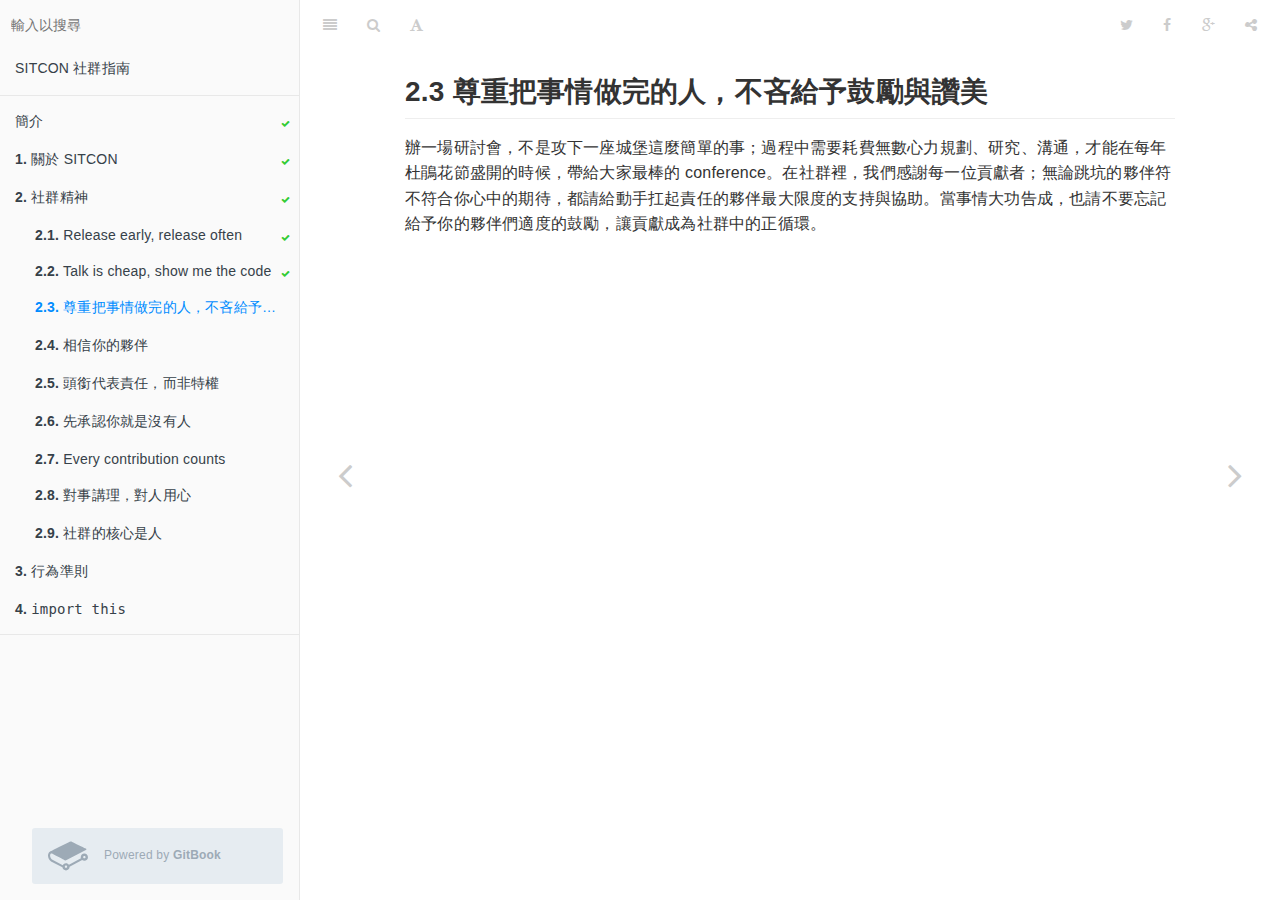
<file: Ch2.3-RespectFillers.html>
<!DOCTYPE html><html lang="zh-Hant-TW"><head>

        <meta charset="UTF-8">
        <meta http-equiv="X-UA-Compatible" content="IE=edge">
        <title>&#x5C0A;&#x91CD;&#x628A;&#x4E8B;&#x60C5;&#x505A;&#x5B8C;&#x7684;&#x4EBA;&#xFF0C;&#x4E0D;&#x541D;&#x7D66;&#x4E88;&#x9F13;&#x52F5;&#x8207;&#x8B9A;&#x7F8E; | SITCON &#x793E;&#x7FA4;&#x6307;&#x5357;</title>
        <meta content="text/html; charset=utf-8" http-equiv="Content-Type">
        <meta name="description" content>
        <meta name="generator" content="GitBook 2.4.3">
        <meta name="author" content="Poren Chiang">

        <meta name="HandheldFriendly" content="true">
        <meta name="viewport" content="width=device-width, initial-scale=1, user-scalable=no">
        <meta name="apple-mobile-web-app-capable" content="yes">
        <meta name="apple-mobile-web-app-status-bar-style" content="black">
        <link rel="apple-touch-icon-precomposed" sizes="152x152" href="gitbook/images/apple-touch-icon-precomposed-152.png">
        <link rel="shortcut icon" href="https://gstatic.gitbook.com/images/b1c4c86ca817a71628d2debe73be9a64.ico" type="image/x-icon">

    <link rel="stylesheet" href="gitbook/style.css">


        <link rel="stylesheet" href="gitbook/plugins/gitbook-plugin-highlight/website.css">







    <link rel="next" href="./Ch2.4-TrustYourPartner.html">


    <link rel="prev" href="./Ch2.2-TalkIsCheap.html">




</head>
    <body>


    <div class="book" data-level="2.3" data-basepath="." data-revision="Mon Oct 26 2015 10:32:49 GMT+0000 (UTC)">


<div class="book-summary">
    <div class="book-search" role="search">
        <input type="text" placeholder="&#x8F38;&#x5165;&#x4EE5;&#x641C;&#x5C0B;" class="form-control">
    </div>
    <nav role="navigation">
        <ul class="summary">




                <li>
                    <a href="https://rschiang.github.io/sitcon-guide/" target="blank" class="custom-link">SITCON &#x793E;&#x7FA4;&#x6307;&#x5357;</a>
                </li>




            <li class="divider"></li>




        <li class="chapter " data-level="0" data-path="index.html">


                    <a href="./index.html">

                        <i class="fa fa-check"></i>

                        &#x7C21;&#x4ECB;
                    </a>


        </li>

        <li class="chapter " data-level="1" data-path="Ch1-AboutSITCON.html">


                    <a href="./Ch1-AboutSITCON.html">

                        <i class="fa fa-check"></i>

                            <b>1.</b>

                        &#x95DC;&#x65BC; SITCON
                    </a>


        </li>

        <li class="chapter " data-level="2" data-path="Ch2-CommunitySpirit.html">


                    <a href="./Ch2-CommunitySpirit.html">

                        <i class="fa fa-check"></i>

                            <b>2.</b>

                        &#x793E;&#x7FA4;&#x7CBE;&#x795E;
                    </a>


            <ul class="articles">


        <li class="chapter " data-level="2.1" data-path="Ch2.1-ReleaseEarly.html">


                    <a href="./Ch2.1-ReleaseEarly.html">

                        <i class="fa fa-check"></i>

                            <b>2.1.</b>

                        Release early, release often
                    </a>


        </li>

        <li class="chapter " data-level="2.2" data-path="Ch2.2-TalkIsCheap.html">


                    <a href="./Ch2.2-TalkIsCheap.html">

                        <i class="fa fa-check"></i>

                            <b>2.2.</b>

                        Talk is cheap, show me the code
                    </a>


        </li>

        <li class="chapter active" data-level="2.3" data-path="Ch2.3-RespectFillers.html">


                    <a href="./Ch2.3-RespectFillers.html">

                        <i class="fa fa-check"></i>

                            <b>2.3.</b>

                        &#x5C0A;&#x91CD;&#x628A;&#x4E8B;&#x60C5;&#x505A;&#x5B8C;&#x7684;&#x4EBA;&#xFF0C;&#x4E0D;&#x541D;&#x7D66;&#x4E88;&#x9F13;&#x52F5;&#x8207;&#x8B9A;&#x7F8E;
                    </a>


        </li>

        <li class="chapter " data-level="2.4" data-path="Ch2.4-TrustYourPartner.html">


                    <a href="./Ch2.4-TrustYourPartner.html">

                        <i class="fa fa-check"></i>

                            <b>2.4.</b>

                        &#x76F8;&#x4FE1;&#x4F60;&#x7684;&#x5925;&#x4F34;
                    </a>


        </li>

        <li class="chapter " data-level="2.5" data-path="Ch2.5-TitleMyth.html">


                    <a href="./Ch2.5-TitleMyth.html">

                        <i class="fa fa-check"></i>

                            <b>2.5.</b>

                        &#x982D;&#x929C;&#x4EE3;&#x8868;&#x8CAC;&#x4EFB;&#xFF0C;&#x800C;&#x975E;&#x7279;&#x6B0A;
                    </a>


        </li>

        <li class="chapter " data-level="2.6" data-path="Ch2.6-Nobody.html">


                    <a href="./Ch2.6-Nobody.html">

                        <i class="fa fa-check"></i>

                            <b>2.6.</b>

                        &#x5148;&#x627F;&#x8A8D;&#x4F60;&#x5C31;&#x662F;&#x6C92;&#x6709;&#x4EBA;
                    </a>


        </li>

        <li class="chapter " data-level="2.7" data-path="Ch2.7-EveryOneCounts.html">


                    <a href="./Ch2.7-EveryOneCounts.html">

                        <i class="fa fa-check"></i>

                            <b>2.7.</b>

                        Every contribution counts
                    </a>


        </li>

        <li class="chapter " data-level="2.8" data-path="Ch2.8-RationAndCompassion.html">


                    <a href="./Ch2.8-RationAndCompassion.html">

                        <i class="fa fa-check"></i>

                            <b>2.8.</b>

                        &#x5C0D;&#x4E8B;&#x8B1B;&#x7406;&#xFF0C;&#x5C0D;&#x4EBA;&#x7528;&#x5FC3;
                    </a>


        </li>

        <li class="chapter " data-level="2.9" data-path="Ch2.9-People.html">


                    <a href="./Ch2.9-People.html">

                        <i class="fa fa-check"></i>

                            <b>2.9.</b>

                        &#x793E;&#x7FA4;&#x7684;&#x6838;&#x5FC3;&#x662F;&#x4EBA;
                    </a>


        </li>


            </ul>

        </li>

        <li class="chapter " data-level="3" data-path="Ch3-CodeOfConduct.html">


                    <a href="./Ch3-CodeOfConduct.html">

                        <i class="fa fa-check"></i>

                            <b>3.</b>

                        &#x884C;&#x70BA;&#x6E96;&#x5247;
                    </a>


        </li>

        <li class="chapter " data-level="4" data-path="Ch4-ImportThis.html">


                    <a href="./Ch4-ImportThis.html">

                        <i class="fa fa-check"></i>

                            <b>4.</b>

                        <code>import this</code>
                    </a>


        </li>




            <li class="divider"></li>


        </ul>
    </nav>

<div class="gl-wrapper">
    <a class="gitbook-link" href="https://www.gitbook.com?utm_source=public_site_legacy&amp;utm_medium=referral&amp;utm_campaign=trademark&amp;utm_term=rschiang&amp;utm_content=powered_by" target="blank">
        <div class="tm-logo">
            <svg preserveAspectRatio="xMidYMid meet" height="1em" width="1em" fill="currentColor" viewBox="0 0 1067 769" xmlns="http://www.w3.org/2000/svg" stroke="none" class="icon-7f6730be--text-3f89f380"><g><path d="M480.026 640.677c17.205 0 31.2 13.997 31.2 31.194s-13.995 31.193-31.2 31.193c-17.197 0-31.193-13.996-31.193-31.193 0-17.197 13.996-31.194 31.193-31.194m489.93-193.226c-17.203 0-31.2-13.998-31.2-31.195 0-17.204 13.997-31.2 31.2-31.2 17.198 0 31.194 13.996 31.194 31.2 0 17.197-13.996 31.195-31.193 31.195m0-127.804c-53.269 0-96.609 43.34-96.609 96.609 0 10.373 1.723 20.702 5.123 30.741L559.328 616.879c-18.132-26.128-47.521-41.617-79.302-41.617-36.821 0-70.391 21.065-86.63 54.003L106.68 478.109c-30.288-15.927-52.965-65.817-50.56-111.223 1.248-23.687 9.438-42.071 21.897-49.17 7.916-4.493 17.436-4.099 27.526 1.188l1.916 1.01c75.96 40.022 324.6 170.981 335.063 175.844 16.157 7.47 25.14 10.5 52.659-2.547l513.958-267.3c7.53-2.844 16.315-10.062 16.315-21.023 0-15.205-15.72-21.199-15.765-21.199-29.218-14.018-74.163-35.054-117.987-55.57C798.033 84.26 691.861 34.547 645.23 10.132c-40.253-21.072-72.655-3.311-78.432.282l-11.227 5.555C345.727 119.743 64.898 258.826 48.911 268.553 20.278 285.973 2.547 320.679.252 363.768c-3.586 68.304 31.261 139.506 81.069 165.634l303.172 156.354c6.83 47.306 47.55 82.725 95.532 82.725 52.78 0 95.808-42.546 96.603-95.14L910.541 492.38c16.93 13.233 37.92 20.486 59.416 20.486 53.268 0 96.61-43.341 96.61-96.61s-43.342-96.61-96.61-96.61" fill-rule="evenodd"/></g></svg>
        </div>
        <div class="tm-content">
            <div class="tm-container">
                <span class="tm-text">
                    Powered by <b>GitBook</b>
                </span>
            </div>
        </div>
    </a>
</div></div>

    <div class="book-body">
        <div class="body-inner">
            <div class="book-header" role="navigation">
    <!-- Actions Left -->
    <a href="#" class="btn pull-left toggle-summary" aria-label="&#x76EE;&#x9304;"><i class="fa fa-align-justify"></i></a>
    <a href="#" class="btn pull-left toggle-search" aria-label="&#x641C;&#x5C0B;"><i class="fa fa-search"></i></a>

    <div id="font-settings-wrapper" class="dropdown pull-left">
        <a href="#" class="btn toggle-dropdown" aria-label="&#x5B57;&#x578B;&#x8A2D;&#x5B9A;"><i class="fa fa-font"></i>
        </a>
        <div class="dropdown-menu font-settings">
    <div class="dropdown-caret">
        <span class="caret-outer"></span>
        <span class="caret-inner"></span>
    </div>

    <div class="buttons">
        <button type="button" id="reduce-font-size" class="button size-2">A</button>
        <button type="button" id="enlarge-font-size" class="button size-2">A</button>
    </div>

    <div class="buttons font-family-list">
        <button type="button" data-font="0" class="button">&#x896F;&#x7DDA;&#x9AD4;</button>
        <button type="button" data-font="1" class="button">&#x7121;&#x896F;&#x7DDA;&#x9AD4;</button>
    </div>

    <div class="buttons color-theme-list">
        <button type="button" id="color-theme-preview-0" class="button size-3" data-theme="0">&#x767D;&#x8272;</button>
        <button type="button" id="color-theme-preview-1" class="button size-3" data-theme="1">&#x68D5;&#x8910;&#x8272;</button>
        <button type="button" id="color-theme-preview-2" class="button size-3" data-theme="2">&#x591C;&#x9593;</button>
    </div>
</div>

    </div>

    <!-- Actions Right -->

    <div class="dropdown pull-right">
        <a href="#" class="btn toggle-dropdown" aria-label="&#x5206;&#x4EAB;"><i class="fa fa-share-alt"></i>
        </a>
        <div class="dropdown-menu font-settings dropdown-left">
            <div class="dropdown-caret">
                <span class="caret-outer"></span>
                <span class="caret-inner"></span>
            </div>
            <div class="buttons">
                <button type="button" data-sharing="twitter" class="button">
                    &#x5206;&#x4EAB;&#x81F3; Twitter
                </button>
                <button type="button" data-sharing="google-plus" class="button">
                    &#x5206;&#x4EAB;&#x81F3; Google
                </button>
                <button type="button" data-sharing="facebook" class="button">
                    &#x5206;&#x4EAB;&#x81F3; Facebook
                </button>
                <button type="button" data-sharing="weibo" class="button">
                    &#x5206;&#x4EAB;&#x81F3; Weibo
                </button>
                <button type="button" data-sharing="instapaper" class="button">
                    &#x5206;&#x4EAB;&#x81F3; Instapaper
                </button>
            </div>
        </div>
    </div>



    <a href="#" target="_blank" class="btn pull-right google-plus-sharing-link sharing-link" data-sharing="google-plus" aria-label="Google"><i class="fa fa-google-plus"></i></a>


    <a href="#" target="_blank" class="btn pull-right facebook-sharing-link sharing-link" data-sharing="facebook" aria-label="Facebook"><i class="fa fa-facebook"></i></a>


    <a href="#" target="_blank" class="btn pull-right twitter-sharing-link sharing-link" data-sharing="twitter" aria-label="Twitter"><i class="fa fa-twitter"></i></a>





    <!-- Title -->
    <h1>
        <i class="fa fa-circle-o-notch fa-spin"></i>
        <a href="./">SITCON &#x793E;&#x7FA4;&#x6307;&#x5357;</a>
    </h1>
</div>

            <div class="page-wrapper" tabindex="-1" role="main">
                <div class="page-inner">


                    <section class="normal" id="section-">

                        <h2 id="2-3-%E5%B0%8A%E9%87%8D%E6%8A%8A%E4%BA%8B%E6%83%85%E5%81%9A%E5%AE%8C%E7%9A%84%E4%BA%BA%EF%BC%8C%E4%B8%8D%E5%90%9D%E7%B5%A6%E4%BA%88%E9%BC%93%E5%8B%B5%E8%88%87%E8%AE%9A%E7%BE%8E">2.3 &#x5C0A;&#x91CD;&#x628A;&#x4E8B;&#x60C5;&#x505A;&#x5B8C;&#x7684;&#x4EBA;&#xFF0C;&#x4E0D;&#x541D;&#x7D66;&#x4E88;&#x9F13;&#x52F5;&#x8207;&#x8B9A;&#x7F8E;</h2>
<p>&#x8FA6;&#x4E00;&#x5834;&#x7814;&#x8A0E;&#x6703;&#xFF0C;&#x4E0D;&#x662F;&#x653B;&#x4E0B;&#x4E00;&#x5EA7;&#x57CE;&#x5821;&#x9019;&#x9EBC;&#x7C21;&#x55AE;&#x7684;&#x4E8B;&#xFF1B;&#x904E;&#x7A0B;&#x4E2D;&#x9700;&#x8981;&#x8017;&#x8CBB;&#x7121;&#x6578;&#x5FC3;&#x529B;&#x898F;&#x5283;&#x3001;&#x7814;&#x7A76;&#x3001;&#x6E9D;&#x901A;&#xFF0C;&#x624D;&#x80FD;&#x5728;&#x6BCF;&#x5E74;&#x675C;&#x9D51;&#x82B1;&#x7BC0;&#x76DB;&#x958B;&#x7684;&#x6642;&#x5019;&#xFF0C;&#x5E36;&#x7D66;&#x5927;&#x5BB6;&#x6700;&#x68D2;&#x7684; conference&#x3002;&#x5728;&#x793E;&#x7FA4;&#x88E1;&#xFF0C;&#x6211;&#x5011;&#x611F;&#x8B1D;&#x6BCF;&#x4E00;&#x4F4D;&#x8CA2;&#x737B;&#x8005;&#xFF1B;&#x7121;&#x8AD6;&#x8DF3;&#x5751;&#x7684;&#x5925;&#x4F34;&#x7B26;&#x4E0D;&#x7B26;&#x5408;&#x4F60;&#x5FC3;&#x4E2D;&#x7684;&#x671F;&#x5F85;&#xFF0C;&#x90FD;&#x8ACB;&#x7D66;&#x52D5;&#x624B;&#x625B;&#x8D77;&#x8CAC;&#x4EFB;&#x7684;&#x5925;&#x4F34;&#x6700;&#x5927;&#x9650;&#x5EA6;&#x7684;&#x652F;&#x6301;&#x8207;&#x5354;&#x52A9;&#x3002;&#x7576;&#x4E8B;&#x60C5;&#x5927;&#x529F;&#x544A;&#x6210;&#xFF0C;&#x4E5F;&#x8ACB;&#x4E0D;&#x8981;&#x5FD8;&#x8A18;&#x7D66;&#x4E88;&#x4F60;&#x7684;&#x5925;&#x4F34;&#x5011;&#x9069;&#x5EA6;&#x7684;&#x9F13;&#x52F5;&#xFF0C;&#x8B93;&#x8CA2;&#x737B;&#x6210;&#x70BA;&#x793E;&#x7FA4;&#x4E2D;&#x7684;&#x6B63;&#x5FAA;&#x74B0;&#x3002;</p>


                    </section>


                </div>
            </div>
        </div>


        <a href="./Ch2.2-TalkIsCheap.html" class="navigation navigation-prev " aria-label="&#x4E0A;&#x4E00;&#x9801;&#xFF1A;Talk is cheap, show me the code"><i class="fa fa-angle-left"></i></a>


        <a href="./Ch2.4-TrustYourPartner.html" class="navigation navigation-next " aria-label="&#x4E0B;&#x4E00;&#x9801;&#xFF1A;&#x76F8;&#x4FE1;&#x4F60;&#x7684;&#x5925;&#x4F34;"><i class="fa fa-angle-right"></i></a>

    </div>
</div>


<script src="gitbook/app.js"></script>

<script>
require(["gitbook"], function(gitbook) {
    var config = {"fontSettings":{"theme":null,"family":"sans","size":2}};
    gitbook.start(config);
});
</script>





</body></html>
</file>
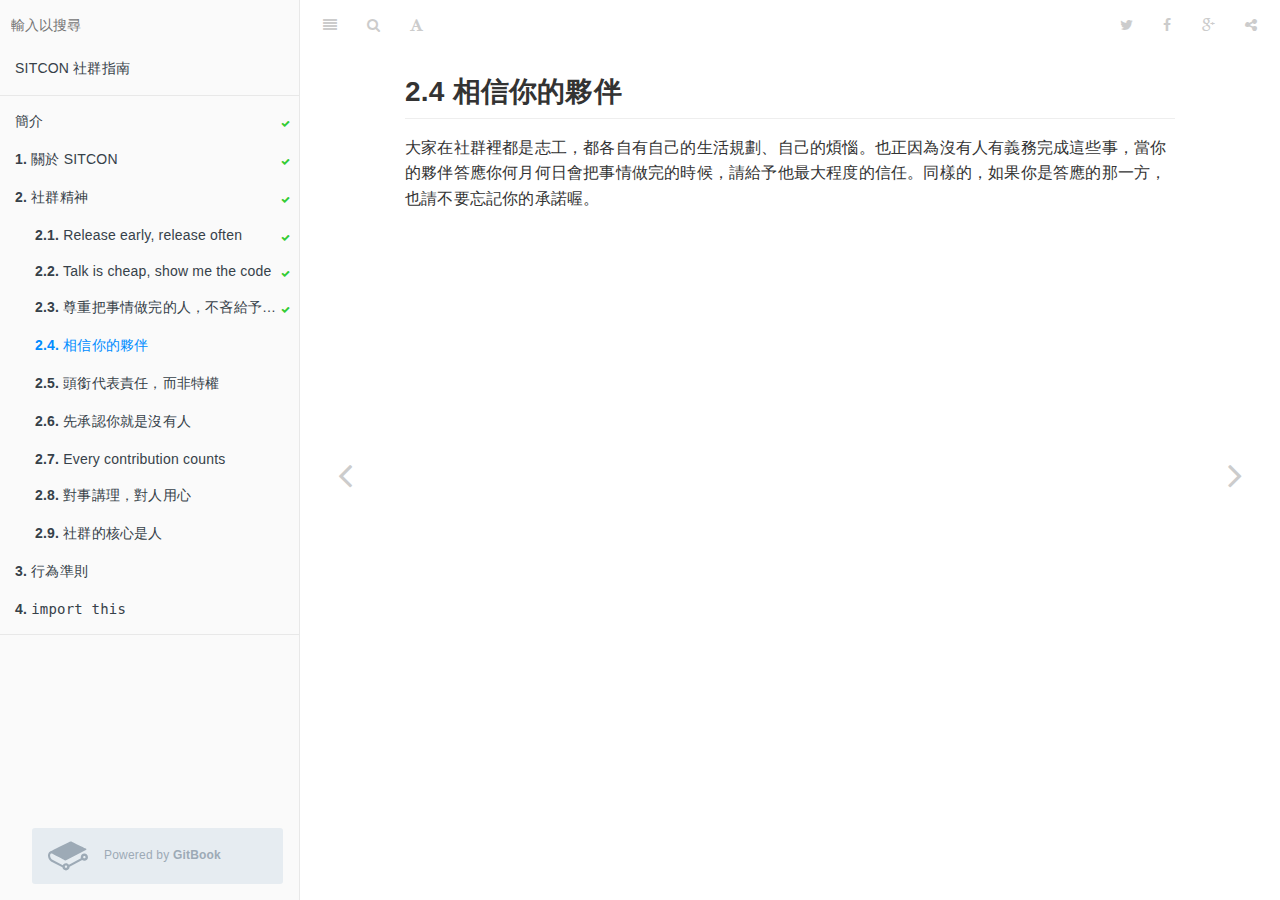
<file: Ch2.4-TrustYourPartner.html>
<!DOCTYPE html><html lang="zh-Hant-TW"><head>

        <meta charset="UTF-8">
        <meta http-equiv="X-UA-Compatible" content="IE=edge">
        <title>&#x76F8;&#x4FE1;&#x4F60;&#x7684;&#x5925;&#x4F34; | SITCON &#x793E;&#x7FA4;&#x6307;&#x5357;</title>
        <meta content="text/html; charset=utf-8" http-equiv="Content-Type">
        <meta name="description" content>
        <meta name="generator" content="GitBook 2.4.3">
        <meta name="author" content="Poren Chiang">

        <meta name="HandheldFriendly" content="true">
        <meta name="viewport" content="width=device-width, initial-scale=1, user-scalable=no">
        <meta name="apple-mobile-web-app-capable" content="yes">
        <meta name="apple-mobile-web-app-status-bar-style" content="black">
        <link rel="apple-touch-icon-precomposed" sizes="152x152" href="gitbook/images/apple-touch-icon-precomposed-152.png">
        <link rel="shortcut icon" href="https://gstatic.gitbook.com/images/b1c4c86ca817a71628d2debe73be9a64.ico" type="image/x-icon">

    <link rel="stylesheet" href="gitbook/style.css">


        <link rel="stylesheet" href="gitbook/plugins/gitbook-plugin-highlight/website.css">







    <link rel="next" href="./Ch2.5-TitleMyth.html">


    <link rel="prev" href="./Ch2.3-RespectFillers.html">




</head>
    <body>


    <div class="book" data-level="2.4" data-basepath="." data-revision="Mon Oct 26 2015 10:32:49 GMT+0000 (UTC)">


<div class="book-summary">
    <div class="book-search" role="search">
        <input type="text" placeholder="&#x8F38;&#x5165;&#x4EE5;&#x641C;&#x5C0B;" class="form-control">
    </div>
    <nav role="navigation">
        <ul class="summary">




                <li>
                    <a href="https://rschiang.github.io/sitcon-guide/" target="blank" class="custom-link">SITCON &#x793E;&#x7FA4;&#x6307;&#x5357;</a>
                </li>




            <li class="divider"></li>




        <li class="chapter " data-level="0" data-path="index.html">


                    <a href="./index.html">

                        <i class="fa fa-check"></i>

                        &#x7C21;&#x4ECB;
                    </a>


        </li>

        <li class="chapter " data-level="1" data-path="Ch1-AboutSITCON.html">


                    <a href="./Ch1-AboutSITCON.html">

                        <i class="fa fa-check"></i>

                            <b>1.</b>

                        &#x95DC;&#x65BC; SITCON
                    </a>


        </li>

        <li class="chapter " data-level="2" data-path="Ch2-CommunitySpirit.html">


                    <a href="./Ch2-CommunitySpirit.html">

                        <i class="fa fa-check"></i>

                            <b>2.</b>

                        &#x793E;&#x7FA4;&#x7CBE;&#x795E;
                    </a>


            <ul class="articles">


        <li class="chapter " data-level="2.1" data-path="Ch2.1-ReleaseEarly.html">


                    <a href="./Ch2.1-ReleaseEarly.html">

                        <i class="fa fa-check"></i>

                            <b>2.1.</b>

                        Release early, release often
                    </a>


        </li>

        <li class="chapter " data-level="2.2" data-path="Ch2.2-TalkIsCheap.html">


                    <a href="./Ch2.2-TalkIsCheap.html">

                        <i class="fa fa-check"></i>

                            <b>2.2.</b>

                        Talk is cheap, show me the code
                    </a>


        </li>

        <li class="chapter " data-level="2.3" data-path="Ch2.3-RespectFillers.html">


                    <a href="./Ch2.3-RespectFillers.html">

                        <i class="fa fa-check"></i>

                            <b>2.3.</b>

                        &#x5C0A;&#x91CD;&#x628A;&#x4E8B;&#x60C5;&#x505A;&#x5B8C;&#x7684;&#x4EBA;&#xFF0C;&#x4E0D;&#x541D;&#x7D66;&#x4E88;&#x9F13;&#x52F5;&#x8207;&#x8B9A;&#x7F8E;
                    </a>


        </li>

        <li class="chapter active" data-level="2.4" data-path="Ch2.4-TrustYourPartner.html">


                    <a href="./Ch2.4-TrustYourPartner.html">

                        <i class="fa fa-check"></i>

                            <b>2.4.</b>

                        &#x76F8;&#x4FE1;&#x4F60;&#x7684;&#x5925;&#x4F34;
                    </a>


        </li>

        <li class="chapter " data-level="2.5" data-path="Ch2.5-TitleMyth.html">


                    <a href="./Ch2.5-TitleMyth.html">

                        <i class="fa fa-check"></i>

                            <b>2.5.</b>

                        &#x982D;&#x929C;&#x4EE3;&#x8868;&#x8CAC;&#x4EFB;&#xFF0C;&#x800C;&#x975E;&#x7279;&#x6B0A;
                    </a>


        </li>

        <li class="chapter " data-level="2.6" data-path="Ch2.6-Nobody.html">


                    <a href="./Ch2.6-Nobody.html">

                        <i class="fa fa-check"></i>

                            <b>2.6.</b>

                        &#x5148;&#x627F;&#x8A8D;&#x4F60;&#x5C31;&#x662F;&#x6C92;&#x6709;&#x4EBA;
                    </a>


        </li>

        <li class="chapter " data-level="2.7" data-path="Ch2.7-EveryOneCounts.html">


                    <a href="./Ch2.7-EveryOneCounts.html">

                        <i class="fa fa-check"></i>

                            <b>2.7.</b>

                        Every contribution counts
                    </a>


        </li>

        <li class="chapter " data-level="2.8" data-path="Ch2.8-RationAndCompassion.html">


                    <a href="./Ch2.8-RationAndCompassion.html">

                        <i class="fa fa-check"></i>

                            <b>2.8.</b>

                        &#x5C0D;&#x4E8B;&#x8B1B;&#x7406;&#xFF0C;&#x5C0D;&#x4EBA;&#x7528;&#x5FC3;
                    </a>


        </li>

        <li class="chapter " data-level="2.9" data-path="Ch2.9-People.html">


                    <a href="./Ch2.9-People.html">

                        <i class="fa fa-check"></i>

                            <b>2.9.</b>

                        &#x793E;&#x7FA4;&#x7684;&#x6838;&#x5FC3;&#x662F;&#x4EBA;
                    </a>


        </li>


            </ul>

        </li>

        <li class="chapter " data-level="3" data-path="Ch3-CodeOfConduct.html">


                    <a href="./Ch3-CodeOfConduct.html">

                        <i class="fa fa-check"></i>

                            <b>3.</b>

                        &#x884C;&#x70BA;&#x6E96;&#x5247;
                    </a>


        </li>

        <li class="chapter " data-level="4" data-path="Ch4-ImportThis.html">


                    <a href="./Ch4-ImportThis.html">

                        <i class="fa fa-check"></i>

                            <b>4.</b>

                        <code>import this</code>
                    </a>


        </li>




            <li class="divider"></li>


        </ul>
    </nav>

<div class="gl-wrapper">
    <a class="gitbook-link" href="https://www.gitbook.com?utm_source=public_site_legacy&amp;utm_medium=referral&amp;utm_campaign=trademark&amp;utm_term=rschiang&amp;utm_content=powered_by" target="blank">
        <div class="tm-logo">
            <svg preserveAspectRatio="xMidYMid meet" height="1em" width="1em" fill="currentColor" viewBox="0 0 1067 769" xmlns="http://www.w3.org/2000/svg" stroke="none" class="icon-7f6730be--text-3f89f380"><g><path d="M480.026 640.677c17.205 0 31.2 13.997 31.2 31.194s-13.995 31.193-31.2 31.193c-17.197 0-31.193-13.996-31.193-31.193 0-17.197 13.996-31.194 31.193-31.194m489.93-193.226c-17.203 0-31.2-13.998-31.2-31.195 0-17.204 13.997-31.2 31.2-31.2 17.198 0 31.194 13.996 31.194 31.2 0 17.197-13.996 31.195-31.193 31.195m0-127.804c-53.269 0-96.609 43.34-96.609 96.609 0 10.373 1.723 20.702 5.123 30.741L559.328 616.879c-18.132-26.128-47.521-41.617-79.302-41.617-36.821 0-70.391 21.065-86.63 54.003L106.68 478.109c-30.288-15.927-52.965-65.817-50.56-111.223 1.248-23.687 9.438-42.071 21.897-49.17 7.916-4.493 17.436-4.099 27.526 1.188l1.916 1.01c75.96 40.022 324.6 170.981 335.063 175.844 16.157 7.47 25.14 10.5 52.659-2.547l513.958-267.3c7.53-2.844 16.315-10.062 16.315-21.023 0-15.205-15.72-21.199-15.765-21.199-29.218-14.018-74.163-35.054-117.987-55.57C798.033 84.26 691.861 34.547 645.23 10.132c-40.253-21.072-72.655-3.311-78.432.282l-11.227 5.555C345.727 119.743 64.898 258.826 48.911 268.553 20.278 285.973 2.547 320.679.252 363.768c-3.586 68.304 31.261 139.506 81.069 165.634l303.172 156.354c6.83 47.306 47.55 82.725 95.532 82.725 52.78 0 95.808-42.546 96.603-95.14L910.541 492.38c16.93 13.233 37.92 20.486 59.416 20.486 53.268 0 96.61-43.341 96.61-96.61s-43.342-96.61-96.61-96.61" fill-rule="evenodd"/></g></svg>
        </div>
        <div class="tm-content">
            <div class="tm-container">
                <span class="tm-text">
                    Powered by <b>GitBook</b>
                </span>
            </div>
        </div>
    </a>
</div></div>

    <div class="book-body">
        <div class="body-inner">
            <div class="book-header" role="navigation">
    <!-- Actions Left -->
    <a href="#" class="btn pull-left toggle-summary" aria-label="&#x76EE;&#x9304;"><i class="fa fa-align-justify"></i></a>
    <a href="#" class="btn pull-left toggle-search" aria-label="&#x641C;&#x5C0B;"><i class="fa fa-search"></i></a>

    <div id="font-settings-wrapper" class="dropdown pull-left">
        <a href="#" class="btn toggle-dropdown" aria-label="&#x5B57;&#x578B;&#x8A2D;&#x5B9A;"><i class="fa fa-font"></i>
        </a>
        <div class="dropdown-menu font-settings">
    <div class="dropdown-caret">
        <span class="caret-outer"></span>
        <span class="caret-inner"></span>
    </div>

    <div class="buttons">
        <button type="button" id="reduce-font-size" class="button size-2">A</button>
        <button type="button" id="enlarge-font-size" class="button size-2">A</button>
    </div>

    <div class="buttons font-family-list">
        <button type="button" data-font="0" class="button">&#x896F;&#x7DDA;&#x9AD4;</button>
        <button type="button" data-font="1" class="button">&#x7121;&#x896F;&#x7DDA;&#x9AD4;</button>
    </div>

    <div class="buttons color-theme-list">
        <button type="button" id="color-theme-preview-0" class="button size-3" data-theme="0">&#x767D;&#x8272;</button>
        <button type="button" id="color-theme-preview-1" class="button size-3" data-theme="1">&#x68D5;&#x8910;&#x8272;</button>
        <button type="button" id="color-theme-preview-2" class="button size-3" data-theme="2">&#x591C;&#x9593;</button>
    </div>
</div>

    </div>

    <!-- Actions Right -->

    <div class="dropdown pull-right">
        <a href="#" class="btn toggle-dropdown" aria-label="&#x5206;&#x4EAB;"><i class="fa fa-share-alt"></i>
        </a>
        <div class="dropdown-menu font-settings dropdown-left">
            <div class="dropdown-caret">
                <span class="caret-outer"></span>
                <span class="caret-inner"></span>
            </div>
            <div class="buttons">
                <button type="button" data-sharing="twitter" class="button">
                    &#x5206;&#x4EAB;&#x81F3; Twitter
                </button>
                <button type="button" data-sharing="google-plus" class="button">
                    &#x5206;&#x4EAB;&#x81F3; Google
                </button>
                <button type="button" data-sharing="facebook" class="button">
                    &#x5206;&#x4EAB;&#x81F3; Facebook
                </button>
                <button type="button" data-sharing="weibo" class="button">
                    &#x5206;&#x4EAB;&#x81F3; Weibo
                </button>
                <button type="button" data-sharing="instapaper" class="button">
                    &#x5206;&#x4EAB;&#x81F3; Instapaper
                </button>
            </div>
        </div>
    </div>



    <a href="#" target="_blank" class="btn pull-right google-plus-sharing-link sharing-link" data-sharing="google-plus" aria-label="Google"><i class="fa fa-google-plus"></i></a>


    <a href="#" target="_blank" class="btn pull-right facebook-sharing-link sharing-link" data-sharing="facebook" aria-label="Facebook"><i class="fa fa-facebook"></i></a>


    <a href="#" target="_blank" class="btn pull-right twitter-sharing-link sharing-link" data-sharing="twitter" aria-label="Twitter"><i class="fa fa-twitter"></i></a>





    <!-- Title -->
    <h1>
        <i class="fa fa-circle-o-notch fa-spin"></i>
        <a href="./">SITCON &#x793E;&#x7FA4;&#x6307;&#x5357;</a>
    </h1>
</div>

            <div class="page-wrapper" tabindex="-1" role="main">
                <div class="page-inner">


                    <section class="normal" id="section-">

                        <h2 id="2-4-%E7%9B%B8%E4%BF%A1%E4%BD%A0%E7%9A%84%E5%A4%A5%E4%BC%B4">2.4 &#x76F8;&#x4FE1;&#x4F60;&#x7684;&#x5925;&#x4F34;</h2>
<p>&#x5927;&#x5BB6;&#x5728;&#x793E;&#x7FA4;&#x88E1;&#x90FD;&#x662F;&#x5FD7;&#x5DE5;&#xFF0C;&#x90FD;&#x5404;&#x81EA;&#x6709;&#x81EA;&#x5DF1;&#x7684;&#x751F;&#x6D3B;&#x898F;&#x5283;&#x3001;&#x81EA;&#x5DF1;&#x7684;&#x7169;&#x60F1;&#x3002;&#x4E5F;&#x6B63;&#x56E0;&#x70BA;&#x6C92;&#x6709;&#x4EBA;&#x6709;&#x7FA9;&#x52D9;&#x5B8C;&#x6210;&#x9019;&#x4E9B;&#x4E8B;&#xFF0C;&#x7576;&#x4F60;&#x7684;&#x5925;&#x4F34;&#x7B54;&#x61C9;&#x4F60;&#x4F55;&#x6708;&#x4F55;&#x65E5;&#x6703;&#x628A;&#x4E8B;&#x60C5;&#x505A;&#x5B8C;&#x7684;&#x6642;&#x5019;&#xFF0C;&#x8ACB;&#x7D66;&#x4E88;&#x4ED6;&#x6700;&#x5927;&#x7A0B;&#x5EA6;&#x7684;&#x4FE1;&#x4EFB;&#x3002;&#x540C;&#x6A23;&#x7684;&#xFF0C;&#x5982;&#x679C;&#x4F60;&#x662F;&#x7B54;&#x61C9;&#x7684;&#x90A3;&#x4E00;&#x65B9;&#xFF0C;&#x4E5F;&#x8ACB;&#x4E0D;&#x8981;&#x5FD8;&#x8A18;&#x4F60;&#x7684;&#x627F;&#x8AFE;&#x5594;&#x3002;</p>


                    </section>


                </div>
            </div>
        </div>


        <a href="./Ch2.3-RespectFillers.html" class="navigation navigation-prev " aria-label="&#x4E0A;&#x4E00;&#x9801;&#xFF1A;&#x5C0A;&#x91CD;&#x628A;&#x4E8B;&#x60C5;&#x505A;&#x5B8C;&#x7684;&#x4EBA;&#xFF0C;&#x4E0D;&#x541D;&#x7D66;&#x4E88;&#x9F13;&#x52F5;&#x8207;&#x8B9A;&#x7F8E;"><i class="fa fa-angle-left"></i></a>


        <a href="./Ch2.5-TitleMyth.html" class="navigation navigation-next " aria-label="&#x4E0B;&#x4E00;&#x9801;&#xFF1A;&#x982D;&#x929C;&#x4EE3;&#x8868;&#x8CAC;&#x4EFB;&#xFF0C;&#x800C;&#x975E;&#x7279;&#x6B0A;"><i class="fa fa-angle-right"></i></a>

    </div>
</div>


<script src="gitbook/app.js"></script>

<script>
require(["gitbook"], function(gitbook) {
    var config = {"fontSettings":{"theme":null,"family":"sans","size":2}};
    gitbook.start(config);
});
</script>





</body></html>
</file>
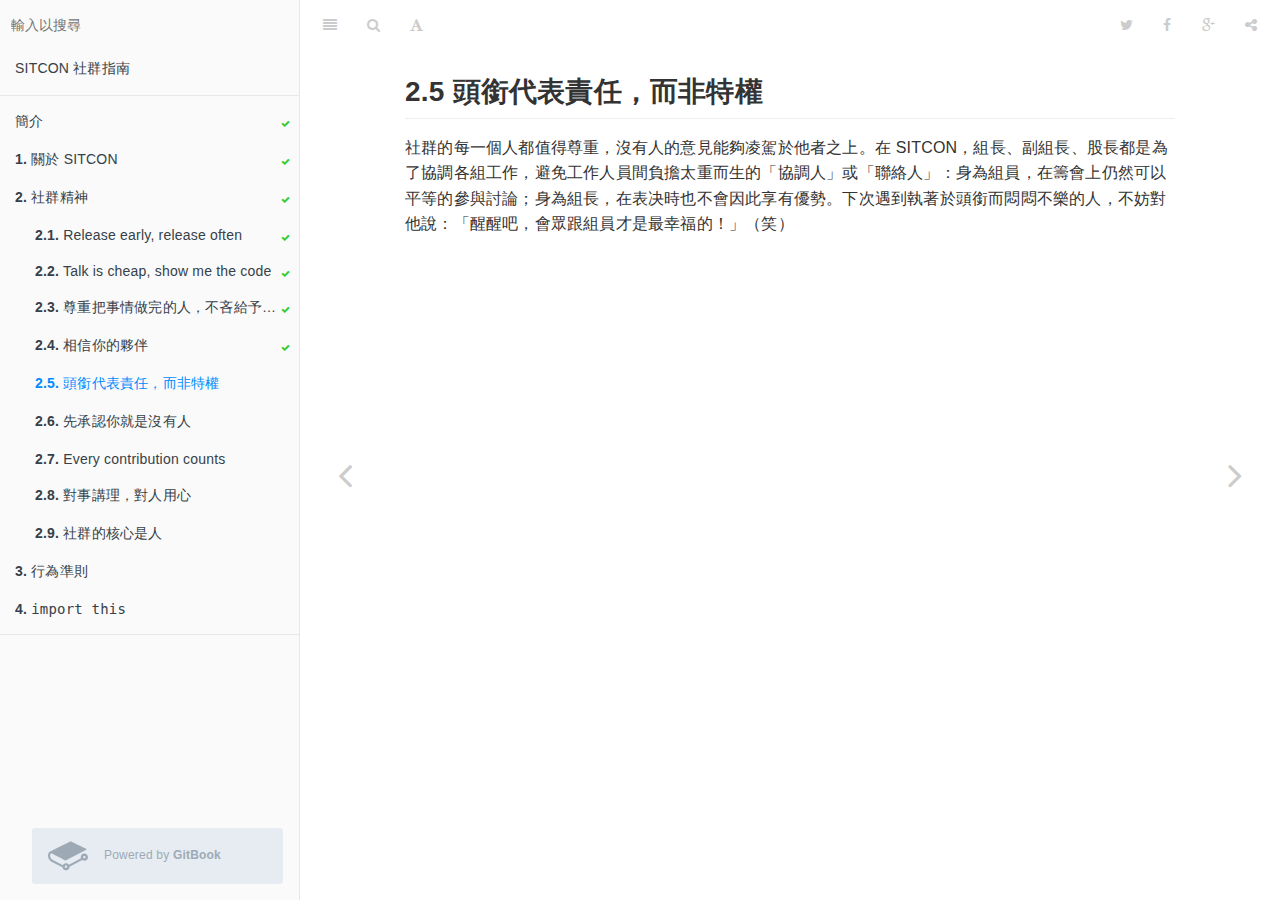
<file: Ch2.5-TitleMyth.html>
<!DOCTYPE html><html lang="zh-Hant-TW"><head>

        <meta charset="UTF-8">
        <meta http-equiv="X-UA-Compatible" content="IE=edge">
        <title>&#x982D;&#x929C;&#x4EE3;&#x8868;&#x8CAC;&#x4EFB;&#xFF0C;&#x800C;&#x975E;&#x7279;&#x6B0A; | SITCON &#x793E;&#x7FA4;&#x6307;&#x5357;</title>
        <meta content="text/html; charset=utf-8" http-equiv="Content-Type">
        <meta name="description" content>
        <meta name="generator" content="GitBook 2.4.3">
        <meta name="author" content="Poren Chiang">

        <meta name="HandheldFriendly" content="true">
        <meta name="viewport" content="width=device-width, initial-scale=1, user-scalable=no">
        <meta name="apple-mobile-web-app-capable" content="yes">
        <meta name="apple-mobile-web-app-status-bar-style" content="black">
        <link rel="apple-touch-icon-precomposed" sizes="152x152" href="gitbook/images/apple-touch-icon-precomposed-152.png">
        <link rel="shortcut icon" href="https://gstatic.gitbook.com/images/b1c4c86ca817a71628d2debe73be9a64.ico" type="image/x-icon">

    <link rel="stylesheet" href="gitbook/style.css">


        <link rel="stylesheet" href="gitbook/plugins/gitbook-plugin-highlight/website.css">







    <link rel="next" href="./Ch2.6-Nobody.html">


    <link rel="prev" href="./Ch2.4-TrustYourPartner.html">




</head>
    <body>


    <div class="book" data-level="2.5" data-basepath="." data-revision="Mon Oct 26 2015 10:32:49 GMT+0000 (UTC)">


<div class="book-summary">
    <div class="book-search" role="search">
        <input type="text" placeholder="&#x8F38;&#x5165;&#x4EE5;&#x641C;&#x5C0B;" class="form-control">
    </div>
    <nav role="navigation">
        <ul class="summary">




                <li>
                    <a href="https://rschiang.github.io/sitcon-guide/" target="blank" class="custom-link">SITCON &#x793E;&#x7FA4;&#x6307;&#x5357;</a>
                </li>




            <li class="divider"></li>




        <li class="chapter " data-level="0" data-path="index.html">


                    <a href="./index.html">

                        <i class="fa fa-check"></i>

                        &#x7C21;&#x4ECB;
                    </a>


        </li>

        <li class="chapter " data-level="1" data-path="Ch1-AboutSITCON.html">


                    <a href="./Ch1-AboutSITCON.html">

                        <i class="fa fa-check"></i>

                            <b>1.</b>

                        &#x95DC;&#x65BC; SITCON
                    </a>


        </li>

        <li class="chapter " data-level="2" data-path="Ch2-CommunitySpirit.html">


                    <a href="./Ch2-CommunitySpirit.html">

                        <i class="fa fa-check"></i>

                            <b>2.</b>

                        &#x793E;&#x7FA4;&#x7CBE;&#x795E;
                    </a>


            <ul class="articles">


        <li class="chapter " data-level="2.1" data-path="Ch2.1-ReleaseEarly.html">


                    <a href="./Ch2.1-ReleaseEarly.html">

                        <i class="fa fa-check"></i>

                            <b>2.1.</b>

                        Release early, release often
                    </a>


        </li>

        <li class="chapter " data-level="2.2" data-path="Ch2.2-TalkIsCheap.html">


                    <a href="./Ch2.2-TalkIsCheap.html">

                        <i class="fa fa-check"></i>

                            <b>2.2.</b>

                        Talk is cheap, show me the code
                    </a>


        </li>

        <li class="chapter " data-level="2.3" data-path="Ch2.3-RespectFillers.html">


                    <a href="./Ch2.3-RespectFillers.html">

                        <i class="fa fa-check"></i>

                            <b>2.3.</b>

                        &#x5C0A;&#x91CD;&#x628A;&#x4E8B;&#x60C5;&#x505A;&#x5B8C;&#x7684;&#x4EBA;&#xFF0C;&#x4E0D;&#x541D;&#x7D66;&#x4E88;&#x9F13;&#x52F5;&#x8207;&#x8B9A;&#x7F8E;
                    </a>


        </li>

        <li class="chapter " data-level="2.4" data-path="Ch2.4-TrustYourPartner.html">


                    <a href="./Ch2.4-TrustYourPartner.html">

                        <i class="fa fa-check"></i>

                            <b>2.4.</b>

                        &#x76F8;&#x4FE1;&#x4F60;&#x7684;&#x5925;&#x4F34;
                    </a>


        </li>

        <li class="chapter active" data-level="2.5" data-path="Ch2.5-TitleMyth.html">


                    <a href="./Ch2.5-TitleMyth.html">

                        <i class="fa fa-check"></i>

                            <b>2.5.</b>

                        &#x982D;&#x929C;&#x4EE3;&#x8868;&#x8CAC;&#x4EFB;&#xFF0C;&#x800C;&#x975E;&#x7279;&#x6B0A;
                    </a>


        </li>

        <li class="chapter " data-level="2.6" data-path="Ch2.6-Nobody.html">


                    <a href="./Ch2.6-Nobody.html">

                        <i class="fa fa-check"></i>

                            <b>2.6.</b>

                        &#x5148;&#x627F;&#x8A8D;&#x4F60;&#x5C31;&#x662F;&#x6C92;&#x6709;&#x4EBA;
                    </a>


        </li>

        <li class="chapter " data-level="2.7" data-path="Ch2.7-EveryOneCounts.html">


                    <a href="./Ch2.7-EveryOneCounts.html">

                        <i class="fa fa-check"></i>

                            <b>2.7.</b>

                        Every contribution counts
                    </a>


        </li>

        <li class="chapter " data-level="2.8" data-path="Ch2.8-RationAndCompassion.html">


                    <a href="./Ch2.8-RationAndCompassion.html">

                        <i class="fa fa-check"></i>

                            <b>2.8.</b>

                        &#x5C0D;&#x4E8B;&#x8B1B;&#x7406;&#xFF0C;&#x5C0D;&#x4EBA;&#x7528;&#x5FC3;
                    </a>


        </li>

        <li class="chapter " data-level="2.9" data-path="Ch2.9-People.html">


                    <a href="./Ch2.9-People.html">

                        <i class="fa fa-check"></i>

                            <b>2.9.</b>

                        &#x793E;&#x7FA4;&#x7684;&#x6838;&#x5FC3;&#x662F;&#x4EBA;
                    </a>


        </li>


            </ul>

        </li>

        <li class="chapter " data-level="3" data-path="Ch3-CodeOfConduct.html">


                    <a href="./Ch3-CodeOfConduct.html">

                        <i class="fa fa-check"></i>

                            <b>3.</b>

                        &#x884C;&#x70BA;&#x6E96;&#x5247;
                    </a>


        </li>

        <li class="chapter " data-level="4" data-path="Ch4-ImportThis.html">


                    <a href="./Ch4-ImportThis.html">

                        <i class="fa fa-check"></i>

                            <b>4.</b>

                        <code>import this</code>
                    </a>


        </li>




            <li class="divider"></li>


        </ul>
    </nav>

<div class="gl-wrapper">
    <a class="gitbook-link" href="https://www.gitbook.com?utm_source=public_site_legacy&amp;utm_medium=referral&amp;utm_campaign=trademark&amp;utm_term=rschiang&amp;utm_content=powered_by" target="blank">
        <div class="tm-logo">
            <svg preserveAspectRatio="xMidYMid meet" height="1em" width="1em" fill="currentColor" viewBox="0 0 1067 769" xmlns="http://www.w3.org/2000/svg" stroke="none" class="icon-7f6730be--text-3f89f380"><g><path d="M480.026 640.677c17.205 0 31.2 13.997 31.2 31.194s-13.995 31.193-31.2 31.193c-17.197 0-31.193-13.996-31.193-31.193 0-17.197 13.996-31.194 31.193-31.194m489.93-193.226c-17.203 0-31.2-13.998-31.2-31.195 0-17.204 13.997-31.2 31.2-31.2 17.198 0 31.194 13.996 31.194 31.2 0 17.197-13.996 31.195-31.193 31.195m0-127.804c-53.269 0-96.609 43.34-96.609 96.609 0 10.373 1.723 20.702 5.123 30.741L559.328 616.879c-18.132-26.128-47.521-41.617-79.302-41.617-36.821 0-70.391 21.065-86.63 54.003L106.68 478.109c-30.288-15.927-52.965-65.817-50.56-111.223 1.248-23.687 9.438-42.071 21.897-49.17 7.916-4.493 17.436-4.099 27.526 1.188l1.916 1.01c75.96 40.022 324.6 170.981 335.063 175.844 16.157 7.47 25.14 10.5 52.659-2.547l513.958-267.3c7.53-2.844 16.315-10.062 16.315-21.023 0-15.205-15.72-21.199-15.765-21.199-29.218-14.018-74.163-35.054-117.987-55.57C798.033 84.26 691.861 34.547 645.23 10.132c-40.253-21.072-72.655-3.311-78.432.282l-11.227 5.555C345.727 119.743 64.898 258.826 48.911 268.553 20.278 285.973 2.547 320.679.252 363.768c-3.586 68.304 31.261 139.506 81.069 165.634l303.172 156.354c6.83 47.306 47.55 82.725 95.532 82.725 52.78 0 95.808-42.546 96.603-95.14L910.541 492.38c16.93 13.233 37.92 20.486 59.416 20.486 53.268 0 96.61-43.341 96.61-96.61s-43.342-96.61-96.61-96.61" fill-rule="evenodd"/></g></svg>
        </div>
        <div class="tm-content">
            <div class="tm-container">
                <span class="tm-text">
                    Powered by <b>GitBook</b>
                </span>
            </div>
        </div>
    </a>
</div></div>

    <div class="book-body">
        <div class="body-inner">
            <div class="book-header" role="navigation">
    <!-- Actions Left -->
    <a href="#" class="btn pull-left toggle-summary" aria-label="&#x76EE;&#x9304;"><i class="fa fa-align-justify"></i></a>
    <a href="#" class="btn pull-left toggle-search" aria-label="&#x641C;&#x5C0B;"><i class="fa fa-search"></i></a>

    <div id="font-settings-wrapper" class="dropdown pull-left">
        <a href="#" class="btn toggle-dropdown" aria-label="&#x5B57;&#x578B;&#x8A2D;&#x5B9A;"><i class="fa fa-font"></i>
        </a>
        <div class="dropdown-menu font-settings">
    <div class="dropdown-caret">
        <span class="caret-outer"></span>
        <span class="caret-inner"></span>
    </div>

    <div class="buttons">
        <button type="button" id="reduce-font-size" class="button size-2">A</button>
        <button type="button" id="enlarge-font-size" class="button size-2">A</button>
    </div>

    <div class="buttons font-family-list">
        <button type="button" data-font="0" class="button">&#x896F;&#x7DDA;&#x9AD4;</button>
        <button type="button" data-font="1" class="button">&#x7121;&#x896F;&#x7DDA;&#x9AD4;</button>
    </div>

    <div class="buttons color-theme-list">
        <button type="button" id="color-theme-preview-0" class="button size-3" data-theme="0">&#x767D;&#x8272;</button>
        <button type="button" id="color-theme-preview-1" class="button size-3" data-theme="1">&#x68D5;&#x8910;&#x8272;</button>
        <button type="button" id="color-theme-preview-2" class="button size-3" data-theme="2">&#x591C;&#x9593;</button>
    </div>
</div>

    </div>

    <!-- Actions Right -->

    <div class="dropdown pull-right">
        <a href="#" class="btn toggle-dropdown" aria-label="&#x5206;&#x4EAB;"><i class="fa fa-share-alt"></i>
        </a>
        <div class="dropdown-menu font-settings dropdown-left">
            <div class="dropdown-caret">
                <span class="caret-outer"></span>
                <span class="caret-inner"></span>
            </div>
            <div class="buttons">
                <button type="button" data-sharing="twitter" class="button">
                    &#x5206;&#x4EAB;&#x81F3; Twitter
                </button>
                <button type="button" data-sharing="google-plus" class="button">
                    &#x5206;&#x4EAB;&#x81F3; Google
                </button>
                <button type="button" data-sharing="facebook" class="button">
                    &#x5206;&#x4EAB;&#x81F3; Facebook
                </button>
                <button type="button" data-sharing="weibo" class="button">
                    &#x5206;&#x4EAB;&#x81F3; Weibo
                </button>
                <button type="button" data-sharing="instapaper" class="button">
                    &#x5206;&#x4EAB;&#x81F3; Instapaper
                </button>
            </div>
        </div>
    </div>



    <a href="#" target="_blank" class="btn pull-right google-plus-sharing-link sharing-link" data-sharing="google-plus" aria-label="Google"><i class="fa fa-google-plus"></i></a>


    <a href="#" target="_blank" class="btn pull-right facebook-sharing-link sharing-link" data-sharing="facebook" aria-label="Facebook"><i class="fa fa-facebook"></i></a>


    <a href="#" target="_blank" class="btn pull-right twitter-sharing-link sharing-link" data-sharing="twitter" aria-label="Twitter"><i class="fa fa-twitter"></i></a>





    <!-- Title -->
    <h1>
        <i class="fa fa-circle-o-notch fa-spin"></i>
        <a href="./">SITCON &#x793E;&#x7FA4;&#x6307;&#x5357;</a>
    </h1>
</div>

            <div class="page-wrapper" tabindex="-1" role="main">
                <div class="page-inner">


                    <section class="normal" id="section-">

                        <h2 id="2-5-%E9%A0%AD%E9%8A%9C%E4%BB%A3%E8%A1%A8%E8%B2%AC%E4%BB%BB%EF%BC%8C%E8%80%8C%E9%9D%9E%E7%89%B9%E6%AC%8A">2.5 &#x982D;&#x929C;&#x4EE3;&#x8868;&#x8CAC;&#x4EFB;&#xFF0C;&#x800C;&#x975E;&#x7279;&#x6B0A;</h2>
<p>&#x793E;&#x7FA4;&#x7684;&#x6BCF;&#x4E00;&#x500B;&#x4EBA;&#x90FD;&#x503C;&#x5F97;&#x5C0A;&#x91CD;&#xFF0C;&#x6C92;&#x6709;&#x4EBA;&#x7684;&#x610F;&#x898B;&#x80FD;&#x5920;&#x51CC;&#x99D5;&#x65BC;&#x4ED6;&#x8005;&#x4E4B;&#x4E0A;&#x3002;&#x5728; SITCON&#xFF0C;&#x7D44;&#x9577;&#x3001;&#x526F;&#x7D44;&#x9577;&#x3001;&#x80A1;&#x9577;&#x90FD;&#x662F;&#x70BA;&#x4E86;&#x5354;&#x8ABF;&#x5404;&#x7D44;&#x5DE5;&#x4F5C;&#xFF0C;&#x907F;&#x514D;&#x5DE5;&#x4F5C;&#x4EBA;&#x54E1;&#x9593;&#x8CA0;&#x64D4;&#x592A;&#x91CD;&#x800C;&#x751F;&#x7684;&#x300C;&#x5354;&#x8ABF;&#x4EBA;&#x300D;&#x6216;&#x300C;&#x806F;&#x7D61;&#x4EBA;&#x300D;&#xFF1A;&#x8EAB;&#x70BA;&#x7D44;&#x54E1;&#xFF0C;&#x5728;&#x7C4C;&#x6703;&#x4E0A;&#x4ECD;&#x7136;&#x53EF;&#x4EE5;&#x5E73;&#x7B49;&#x7684;&#x53C3;&#x8207;&#x8A0E;&#x8AD6;&#xFF1B;&#x8EAB;&#x70BA;&#x7D44;&#x9577;&#xFF0C;&#x5728;&#x8868;&#x51B3;&#x6642;&#x4E5F;&#x4E0D;&#x6703;&#x56E0;&#x6B64;&#x4EAB;&#x6709;&#x512A;&#x52E2;&#x3002;&#x4E0B;&#x6B21;&#x9047;&#x5230;&#x57F7;&#x8457;&#x65BC;&#x982D;&#x929C;&#x800C;&#x60B6;&#x60B6;&#x4E0D;&#x6A02;&#x7684;&#x4EBA;&#xFF0C;&#x4E0D;&#x59A8;&#x5C0D;&#x4ED6;&#x8AAA;&#xFF1A;&#x300C;&#x9192;&#x9192;&#x5427;&#xFF0C;&#x6703;&#x773E;&#x8DDF;&#x7D44;&#x54E1;&#x624D;&#x662F;&#x6700;&#x5E78;&#x798F;&#x7684;&#xFF01;&#x300D;&#xFF08;&#x7B11;&#xFF09;</p>


                    </section>


                </div>
            </div>
        </div>


        <a href="./Ch2.4-TrustYourPartner.html" class="navigation navigation-prev " aria-label="&#x4E0A;&#x4E00;&#x9801;&#xFF1A;&#x76F8;&#x4FE1;&#x4F60;&#x7684;&#x5925;&#x4F34;"><i class="fa fa-angle-left"></i></a>


        <a href="./Ch2.6-Nobody.html" class="navigation navigation-next " aria-label="&#x4E0B;&#x4E00;&#x9801;&#xFF1A;&#x5148;&#x627F;&#x8A8D;&#x4F60;&#x5C31;&#x662F;&#x6C92;&#x6709;&#x4EBA;"><i class="fa fa-angle-right"></i></a>

    </div>
</div>


<script src="gitbook/app.js"></script>

<script>
require(["gitbook"], function(gitbook) {
    var config = {"fontSettings":{"theme":null,"family":"sans","size":2}};
    gitbook.start(config);
});
</script>





</body></html>
</file>
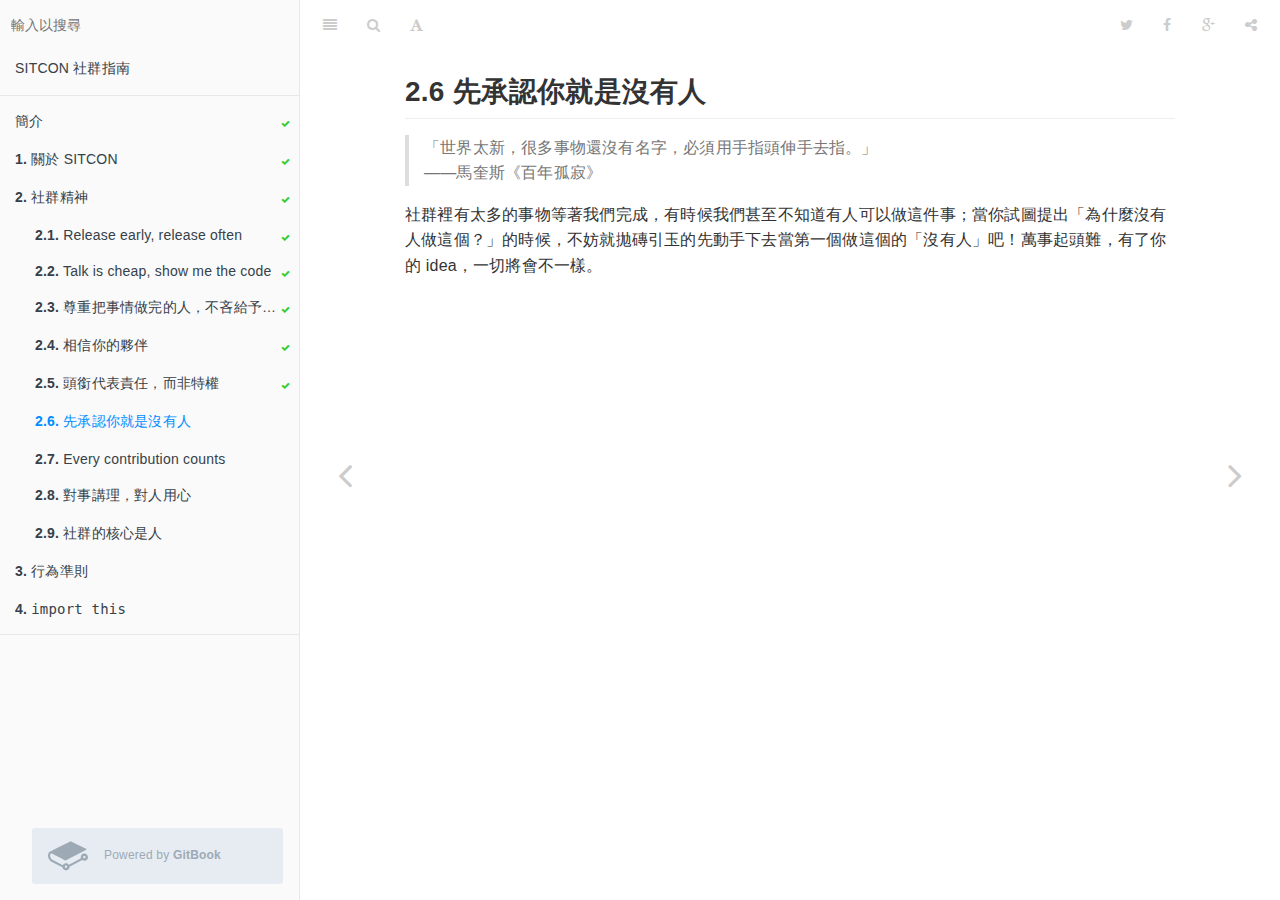
<file: Ch2.6-Nobody.html>
<!DOCTYPE html><html lang="zh-Hant-TW"><head>

        <meta charset="UTF-8">
        <meta http-equiv="X-UA-Compatible" content="IE=edge">
        <title>&#x5148;&#x627F;&#x8A8D;&#x4F60;&#x5C31;&#x662F;&#x6C92;&#x6709;&#x4EBA; | SITCON &#x793E;&#x7FA4;&#x6307;&#x5357;</title>
        <meta content="text/html; charset=utf-8" http-equiv="Content-Type">
        <meta name="description" content>
        <meta name="generator" content="GitBook 2.4.3">
        <meta name="author" content="Poren Chiang">

        <meta name="HandheldFriendly" content="true">
        <meta name="viewport" content="width=device-width, initial-scale=1, user-scalable=no">
        <meta name="apple-mobile-web-app-capable" content="yes">
        <meta name="apple-mobile-web-app-status-bar-style" content="black">
        <link rel="apple-touch-icon-precomposed" sizes="152x152" href="gitbook/images/apple-touch-icon-precomposed-152.png">
        <link rel="shortcut icon" href="https://gstatic.gitbook.com/images/b1c4c86ca817a71628d2debe73be9a64.ico" type="image/x-icon">

    <link rel="stylesheet" href="gitbook/style.css">


        <link rel="stylesheet" href="gitbook/plugins/gitbook-plugin-highlight/website.css">







    <link rel="next" href="./Ch2.7-EveryOneCounts.html">


    <link rel="prev" href="./Ch2.5-TitleMyth.html">




</head>
    <body>


    <div class="book" data-level="2.6" data-basepath="." data-revision="Mon Oct 26 2015 10:32:49 GMT+0000 (UTC)">


<div class="book-summary">
    <div class="book-search" role="search">
        <input type="text" placeholder="&#x8F38;&#x5165;&#x4EE5;&#x641C;&#x5C0B;" class="form-control">
    </div>
    <nav role="navigation">
        <ul class="summary">




                <li>
                    <a href="https://rschiang.github.io/sitcon-guide/" target="blank" class="custom-link">SITCON &#x793E;&#x7FA4;&#x6307;&#x5357;</a>
                </li>




            <li class="divider"></li>




        <li class="chapter " data-level="0" data-path="index.html">


                    <a href="./index.html">

                        <i class="fa fa-check"></i>

                        &#x7C21;&#x4ECB;
                    </a>


        </li>

        <li class="chapter " data-level="1" data-path="Ch1-AboutSITCON.html">


                    <a href="./Ch1-AboutSITCON.html">

                        <i class="fa fa-check"></i>

                            <b>1.</b>

                        &#x95DC;&#x65BC; SITCON
                    </a>


        </li>

        <li class="chapter " data-level="2" data-path="Ch2-CommunitySpirit.html">


                    <a href="./Ch2-CommunitySpirit.html">

                        <i class="fa fa-check"></i>

                            <b>2.</b>

                        &#x793E;&#x7FA4;&#x7CBE;&#x795E;
                    </a>


            <ul class="articles">


        <li class="chapter " data-level="2.1" data-path="Ch2.1-ReleaseEarly.html">


                    <a href="./Ch2.1-ReleaseEarly.html">

                        <i class="fa fa-check"></i>

                            <b>2.1.</b>

                        Release early, release often
                    </a>


        </li>

        <li class="chapter " data-level="2.2" data-path="Ch2.2-TalkIsCheap.html">


                    <a href="./Ch2.2-TalkIsCheap.html">

                        <i class="fa fa-check"></i>

                            <b>2.2.</b>

                        Talk is cheap, show me the code
                    </a>


        </li>

        <li class="chapter " data-level="2.3" data-path="Ch2.3-RespectFillers.html">


                    <a href="./Ch2.3-RespectFillers.html">

                        <i class="fa fa-check"></i>

                            <b>2.3.</b>

                        &#x5C0A;&#x91CD;&#x628A;&#x4E8B;&#x60C5;&#x505A;&#x5B8C;&#x7684;&#x4EBA;&#xFF0C;&#x4E0D;&#x541D;&#x7D66;&#x4E88;&#x9F13;&#x52F5;&#x8207;&#x8B9A;&#x7F8E;
                    </a>


        </li>

        <li class="chapter " data-level="2.4" data-path="Ch2.4-TrustYourPartner.html">


                    <a href="./Ch2.4-TrustYourPartner.html">

                        <i class="fa fa-check"></i>

                            <b>2.4.</b>

                        &#x76F8;&#x4FE1;&#x4F60;&#x7684;&#x5925;&#x4F34;
                    </a>


        </li>

        <li class="chapter " data-level="2.5" data-path="Ch2.5-TitleMyth.html">


                    <a href="./Ch2.5-TitleMyth.html">

                        <i class="fa fa-check"></i>

                            <b>2.5.</b>

                        &#x982D;&#x929C;&#x4EE3;&#x8868;&#x8CAC;&#x4EFB;&#xFF0C;&#x800C;&#x975E;&#x7279;&#x6B0A;
                    </a>


        </li>

        <li class="chapter active" data-level="2.6" data-path="Ch2.6-Nobody.html">


                    <a href="./Ch2.6-Nobody.html">

                        <i class="fa fa-check"></i>

                            <b>2.6.</b>

                        &#x5148;&#x627F;&#x8A8D;&#x4F60;&#x5C31;&#x662F;&#x6C92;&#x6709;&#x4EBA;
                    </a>


        </li>

        <li class="chapter " data-level="2.7" data-path="Ch2.7-EveryOneCounts.html">


                    <a href="./Ch2.7-EveryOneCounts.html">

                        <i class="fa fa-check"></i>

                            <b>2.7.</b>

                        Every contribution counts
                    </a>


        </li>

        <li class="chapter " data-level="2.8" data-path="Ch2.8-RationAndCompassion.html">


                    <a href="./Ch2.8-RationAndCompassion.html">

                        <i class="fa fa-check"></i>

                            <b>2.8.</b>

                        &#x5C0D;&#x4E8B;&#x8B1B;&#x7406;&#xFF0C;&#x5C0D;&#x4EBA;&#x7528;&#x5FC3;
                    </a>


        </li>

        <li class="chapter " data-level="2.9" data-path="Ch2.9-People.html">


                    <a href="./Ch2.9-People.html">

                        <i class="fa fa-check"></i>

                            <b>2.9.</b>

                        &#x793E;&#x7FA4;&#x7684;&#x6838;&#x5FC3;&#x662F;&#x4EBA;
                    </a>


        </li>


            </ul>

        </li>

        <li class="chapter " data-level="3" data-path="Ch3-CodeOfConduct.html">


                    <a href="./Ch3-CodeOfConduct.html">

                        <i class="fa fa-check"></i>

                            <b>3.</b>

                        &#x884C;&#x70BA;&#x6E96;&#x5247;
                    </a>


        </li>

        <li class="chapter " data-level="4" data-path="Ch4-ImportThis.html">


                    <a href="./Ch4-ImportThis.html">

                        <i class="fa fa-check"></i>

                            <b>4.</b>

                        <code>import this</code>
                    </a>


        </li>




            <li class="divider"></li>


        </ul>
    </nav>

<div class="gl-wrapper">
    <a class="gitbook-link" href="https://www.gitbook.com?utm_source=public_site_legacy&amp;utm_medium=referral&amp;utm_campaign=trademark&amp;utm_term=rschiang&amp;utm_content=powered_by" target="blank">
        <div class="tm-logo">
            <svg preserveAspectRatio="xMidYMid meet" height="1em" width="1em" fill="currentColor" viewBox="0 0 1067 769" xmlns="http://www.w3.org/2000/svg" stroke="none" class="icon-7f6730be--text-3f89f380"><g><path d="M480.026 640.677c17.205 0 31.2 13.997 31.2 31.194s-13.995 31.193-31.2 31.193c-17.197 0-31.193-13.996-31.193-31.193 0-17.197 13.996-31.194 31.193-31.194m489.93-193.226c-17.203 0-31.2-13.998-31.2-31.195 0-17.204 13.997-31.2 31.2-31.2 17.198 0 31.194 13.996 31.194 31.2 0 17.197-13.996 31.195-31.193 31.195m0-127.804c-53.269 0-96.609 43.34-96.609 96.609 0 10.373 1.723 20.702 5.123 30.741L559.328 616.879c-18.132-26.128-47.521-41.617-79.302-41.617-36.821 0-70.391 21.065-86.63 54.003L106.68 478.109c-30.288-15.927-52.965-65.817-50.56-111.223 1.248-23.687 9.438-42.071 21.897-49.17 7.916-4.493 17.436-4.099 27.526 1.188l1.916 1.01c75.96 40.022 324.6 170.981 335.063 175.844 16.157 7.47 25.14 10.5 52.659-2.547l513.958-267.3c7.53-2.844 16.315-10.062 16.315-21.023 0-15.205-15.72-21.199-15.765-21.199-29.218-14.018-74.163-35.054-117.987-55.57C798.033 84.26 691.861 34.547 645.23 10.132c-40.253-21.072-72.655-3.311-78.432.282l-11.227 5.555C345.727 119.743 64.898 258.826 48.911 268.553 20.278 285.973 2.547 320.679.252 363.768c-3.586 68.304 31.261 139.506 81.069 165.634l303.172 156.354c6.83 47.306 47.55 82.725 95.532 82.725 52.78 0 95.808-42.546 96.603-95.14L910.541 492.38c16.93 13.233 37.92 20.486 59.416 20.486 53.268 0 96.61-43.341 96.61-96.61s-43.342-96.61-96.61-96.61" fill-rule="evenodd"/></g></svg>
        </div>
        <div class="tm-content">
            <div class="tm-container">
                <span class="tm-text">
                    Powered by <b>GitBook</b>
                </span>
            </div>
        </div>
    </a>
</div></div>

    <div class="book-body">
        <div class="body-inner">
            <div class="book-header" role="navigation">
    <!-- Actions Left -->
    <a href="#" class="btn pull-left toggle-summary" aria-label="&#x76EE;&#x9304;"><i class="fa fa-align-justify"></i></a>
    <a href="#" class="btn pull-left toggle-search" aria-label="&#x641C;&#x5C0B;"><i class="fa fa-search"></i></a>

    <div id="font-settings-wrapper" class="dropdown pull-left">
        <a href="#" class="btn toggle-dropdown" aria-label="&#x5B57;&#x578B;&#x8A2D;&#x5B9A;"><i class="fa fa-font"></i>
        </a>
        <div class="dropdown-menu font-settings">
    <div class="dropdown-caret">
        <span class="caret-outer"></span>
        <span class="caret-inner"></span>
    </div>

    <div class="buttons">
        <button type="button" id="reduce-font-size" class="button size-2">A</button>
        <button type="button" id="enlarge-font-size" class="button size-2">A</button>
    </div>

    <div class="buttons font-family-list">
        <button type="button" data-font="0" class="button">&#x896F;&#x7DDA;&#x9AD4;</button>
        <button type="button" data-font="1" class="button">&#x7121;&#x896F;&#x7DDA;&#x9AD4;</button>
    </div>

    <div class="buttons color-theme-list">
        <button type="button" id="color-theme-preview-0" class="button size-3" data-theme="0">&#x767D;&#x8272;</button>
        <button type="button" id="color-theme-preview-1" class="button size-3" data-theme="1">&#x68D5;&#x8910;&#x8272;</button>
        <button type="button" id="color-theme-preview-2" class="button size-3" data-theme="2">&#x591C;&#x9593;</button>
    </div>
</div>

    </div>

    <!-- Actions Right -->

    <div class="dropdown pull-right">
        <a href="#" class="btn toggle-dropdown" aria-label="&#x5206;&#x4EAB;"><i class="fa fa-share-alt"></i>
        </a>
        <div class="dropdown-menu font-settings dropdown-left">
            <div class="dropdown-caret">
                <span class="caret-outer"></span>
                <span class="caret-inner"></span>
            </div>
            <div class="buttons">
                <button type="button" data-sharing="twitter" class="button">
                    &#x5206;&#x4EAB;&#x81F3; Twitter
                </button>
                <button type="button" data-sharing="google-plus" class="button">
                    &#x5206;&#x4EAB;&#x81F3; Google
                </button>
                <button type="button" data-sharing="facebook" class="button">
                    &#x5206;&#x4EAB;&#x81F3; Facebook
                </button>
                <button type="button" data-sharing="weibo" class="button">
                    &#x5206;&#x4EAB;&#x81F3; Weibo
                </button>
                <button type="button" data-sharing="instapaper" class="button">
                    &#x5206;&#x4EAB;&#x81F3; Instapaper
                </button>
            </div>
        </div>
    </div>



    <a href="#" target="_blank" class="btn pull-right google-plus-sharing-link sharing-link" data-sharing="google-plus" aria-label="Google"><i class="fa fa-google-plus"></i></a>


    <a href="#" target="_blank" class="btn pull-right facebook-sharing-link sharing-link" data-sharing="facebook" aria-label="Facebook"><i class="fa fa-facebook"></i></a>


    <a href="#" target="_blank" class="btn pull-right twitter-sharing-link sharing-link" data-sharing="twitter" aria-label="Twitter"><i class="fa fa-twitter"></i></a>





    <!-- Title -->
    <h1>
        <i class="fa fa-circle-o-notch fa-spin"></i>
        <a href="./">SITCON &#x793E;&#x7FA4;&#x6307;&#x5357;</a>
    </h1>
</div>

            <div class="page-wrapper" tabindex="-1" role="main">
                <div class="page-inner">


                    <section class="normal" id="section-">

                        <h2 id="2-6-%E5%85%88%E6%89%BF%E8%AA%8D%E4%BD%A0%E5%B0%B1%E6%98%AF%E6%B2%92%E6%9C%89%E4%BA%BA">2.6 &#x5148;&#x627F;&#x8A8D;&#x4F60;&#x5C31;&#x662F;&#x6C92;&#x6709;&#x4EBA;</h2>
<blockquote>
<p>&#x300C;&#x4E16;&#x754C;&#x592A;&#x65B0;&#xFF0C;&#x5F88;&#x591A;&#x4E8B;&#x7269;&#x9084;&#x6C92;&#x6709;&#x540D;&#x5B57;&#xFF0C;&#x5FC5;&#x9808;&#x7528;&#x624B;&#x6307;&#x982D;&#x4F38;&#x624B;&#x53BB;&#x6307;&#x3002;&#x300D;<br>&#x2014;&#x2014;&#x99AC;&#x594E;&#x65AF;&#x300A;&#x767E;&#x5E74;&#x5B64;&#x5BC2;&#x300B;</p>
</blockquote>
<p>&#x793E;&#x7FA4;&#x88E1;&#x6709;&#x592A;&#x591A;&#x7684;&#x4E8B;&#x7269;&#x7B49;&#x8457;&#x6211;&#x5011;&#x5B8C;&#x6210;&#xFF0C;&#x6709;&#x6642;&#x5019;&#x6211;&#x5011;&#x751A;&#x81F3;&#x4E0D;&#x77E5;&#x9053;&#x6709;&#x4EBA;&#x53EF;&#x4EE5;&#x505A;&#x9019;&#x4EF6;&#x4E8B;&#xFF1B;&#x7576;&#x4F60;&#x8A66;&#x5716;&#x63D0;&#x51FA;&#x300C;&#x70BA;&#x4EC0;&#x9EBC;&#x6C92;&#x6709;&#x4EBA;&#x505A;&#x9019;&#x500B;&#xFF1F;&#x300D;&#x7684;&#x6642;&#x5019;&#xFF0C;&#x4E0D;&#x59A8;&#x5C31;&#x62CB;&#x78DA;&#x5F15;&#x7389;&#x7684;&#x5148;&#x52D5;&#x624B;&#x4E0B;&#x53BB;&#x7576;&#x7B2C;&#x4E00;&#x500B;&#x505A;&#x9019;&#x500B;&#x7684;&#x300C;&#x6C92;&#x6709;&#x4EBA;&#x300D;&#x5427;&#xFF01;&#x842C;&#x4E8B;&#x8D77;&#x982D;&#x96E3;&#xFF0C;&#x6709;&#x4E86;&#x4F60;&#x7684; idea&#xFF0C;&#x4E00;&#x5207;&#x5C07;&#x6703;&#x4E0D;&#x4E00;&#x6A23;&#x3002;</p>


                    </section>


                </div>
            </div>
        </div>


        <a href="./Ch2.5-TitleMyth.html" class="navigation navigation-prev " aria-label="&#x4E0A;&#x4E00;&#x9801;&#xFF1A;&#x982D;&#x929C;&#x4EE3;&#x8868;&#x8CAC;&#x4EFB;&#xFF0C;&#x800C;&#x975E;&#x7279;&#x6B0A;"><i class="fa fa-angle-left"></i></a>


        <a href="./Ch2.7-EveryOneCounts.html" class="navigation navigation-next " aria-label="&#x4E0B;&#x4E00;&#x9801;&#xFF1A;Every contribution counts"><i class="fa fa-angle-right"></i></a>

    </div>
</div>


<script src="gitbook/app.js"></script>

<script>
require(["gitbook"], function(gitbook) {
    var config = {"fontSettings":{"theme":null,"family":"sans","size":2}};
    gitbook.start(config);
});
</script>





</body></html>
</file>
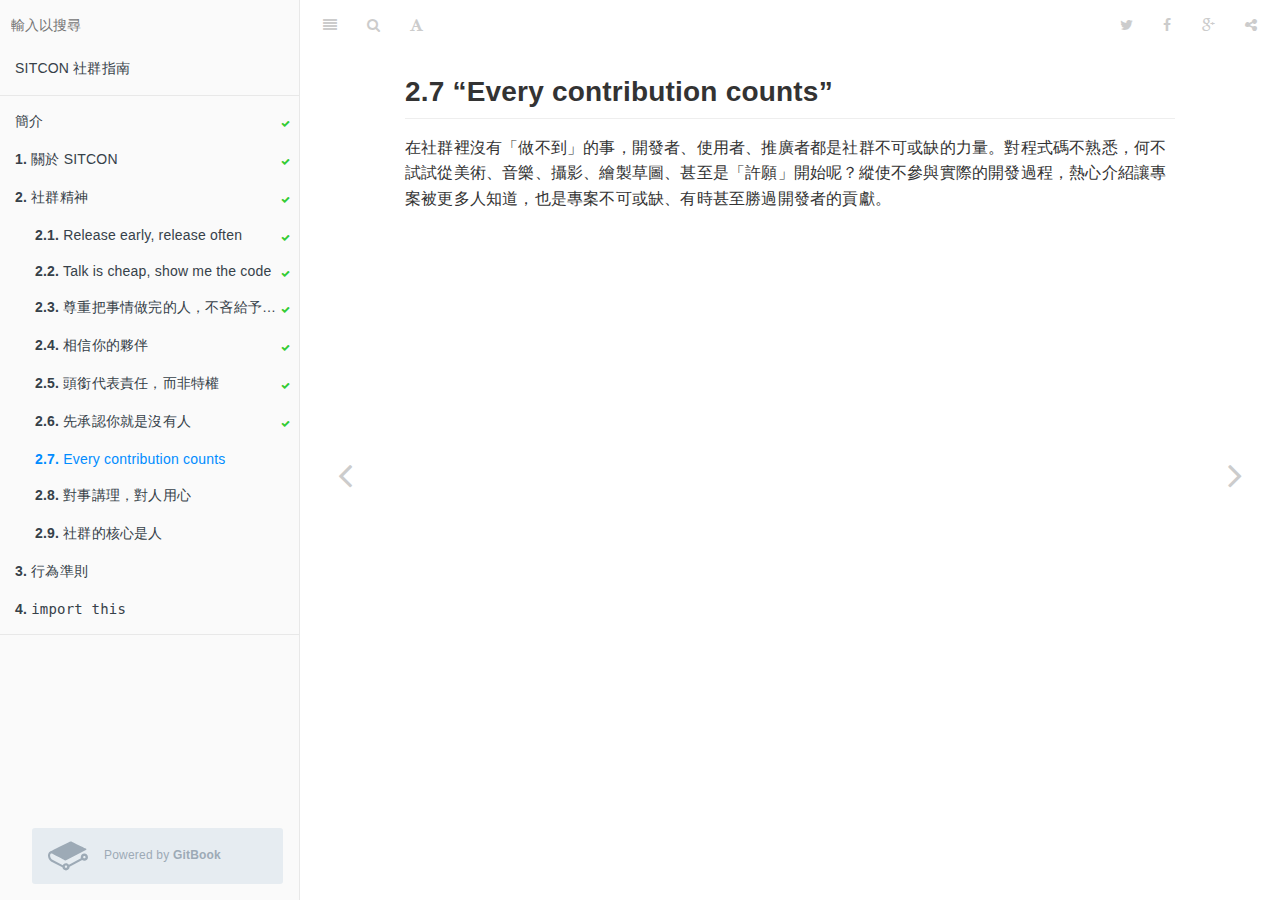
<file: Ch2.7-EveryOneCounts.html>
<!DOCTYPE html><html lang="zh-Hant-TW"><head>

        <meta charset="UTF-8">
        <meta http-equiv="X-UA-Compatible" content="IE=edge">
        <title>Every contribution counts | SITCON &#x793E;&#x7FA4;&#x6307;&#x5357;</title>
        <meta content="text/html; charset=utf-8" http-equiv="Content-Type">
        <meta name="description" content>
        <meta name="generator" content="GitBook 2.4.3">
        <meta name="author" content="Poren Chiang">

        <meta name="HandheldFriendly" content="true">
        <meta name="viewport" content="width=device-width, initial-scale=1, user-scalable=no">
        <meta name="apple-mobile-web-app-capable" content="yes">
        <meta name="apple-mobile-web-app-status-bar-style" content="black">
        <link rel="apple-touch-icon-precomposed" sizes="152x152" href="gitbook/images/apple-touch-icon-precomposed-152.png">
        <link rel="shortcut icon" href="https://gstatic.gitbook.com/images/b1c4c86ca817a71628d2debe73be9a64.ico" type="image/x-icon">

    <link rel="stylesheet" href="gitbook/style.css">


        <link rel="stylesheet" href="gitbook/plugins/gitbook-plugin-highlight/website.css">







    <link rel="next" href="./Ch2.8-RationAndCompassion.html">


    <link rel="prev" href="./Ch2.6-Nobody.html">




</head>
    <body>


    <div class="book" data-level="2.7" data-basepath="." data-revision="Mon Oct 26 2015 10:32:49 GMT+0000 (UTC)">


<div class="book-summary">
    <div class="book-search" role="search">
        <input type="text" placeholder="&#x8F38;&#x5165;&#x4EE5;&#x641C;&#x5C0B;" class="form-control">
    </div>
    <nav role="navigation">
        <ul class="summary">




                <li>
                    <a href="https://rschiang.github.io/sitcon-guide/" target="blank" class="custom-link">SITCON &#x793E;&#x7FA4;&#x6307;&#x5357;</a>
                </li>




            <li class="divider"></li>




        <li class="chapter " data-level="0" data-path="index.html">


                    <a href="./index.html">

                        <i class="fa fa-check"></i>

                        &#x7C21;&#x4ECB;
                    </a>


        </li>

        <li class="chapter " data-level="1" data-path="Ch1-AboutSITCON.html">


                    <a href="./Ch1-AboutSITCON.html">

                        <i class="fa fa-check"></i>

                            <b>1.</b>

                        &#x95DC;&#x65BC; SITCON
                    </a>


        </li>

        <li class="chapter " data-level="2" data-path="Ch2-CommunitySpirit.html">


                    <a href="./Ch2-CommunitySpirit.html">

                        <i class="fa fa-check"></i>

                            <b>2.</b>

                        &#x793E;&#x7FA4;&#x7CBE;&#x795E;
                    </a>


            <ul class="articles">


        <li class="chapter " data-level="2.1" data-path="Ch2.1-ReleaseEarly.html">


                    <a href="./Ch2.1-ReleaseEarly.html">

                        <i class="fa fa-check"></i>

                            <b>2.1.</b>

                        Release early, release often
                    </a>


        </li>

        <li class="chapter " data-level="2.2" data-path="Ch2.2-TalkIsCheap.html">


                    <a href="./Ch2.2-TalkIsCheap.html">

                        <i class="fa fa-check"></i>

                            <b>2.2.</b>

                        Talk is cheap, show me the code
                    </a>


        </li>

        <li class="chapter " data-level="2.3" data-path="Ch2.3-RespectFillers.html">


                    <a href="./Ch2.3-RespectFillers.html">

                        <i class="fa fa-check"></i>

                            <b>2.3.</b>

                        &#x5C0A;&#x91CD;&#x628A;&#x4E8B;&#x60C5;&#x505A;&#x5B8C;&#x7684;&#x4EBA;&#xFF0C;&#x4E0D;&#x541D;&#x7D66;&#x4E88;&#x9F13;&#x52F5;&#x8207;&#x8B9A;&#x7F8E;
                    </a>


        </li>

        <li class="chapter " data-level="2.4" data-path="Ch2.4-TrustYourPartner.html">


                    <a href="./Ch2.4-TrustYourPartner.html">

                        <i class="fa fa-check"></i>

                            <b>2.4.</b>

                        &#x76F8;&#x4FE1;&#x4F60;&#x7684;&#x5925;&#x4F34;
                    </a>


        </li>

        <li class="chapter " data-level="2.5" data-path="Ch2.5-TitleMyth.html">


                    <a href="./Ch2.5-TitleMyth.html">

                        <i class="fa fa-check"></i>

                            <b>2.5.</b>

                        &#x982D;&#x929C;&#x4EE3;&#x8868;&#x8CAC;&#x4EFB;&#xFF0C;&#x800C;&#x975E;&#x7279;&#x6B0A;
                    </a>


        </li>

        <li class="chapter " data-level="2.6" data-path="Ch2.6-Nobody.html">


                    <a href="./Ch2.6-Nobody.html">

                        <i class="fa fa-check"></i>

                            <b>2.6.</b>

                        &#x5148;&#x627F;&#x8A8D;&#x4F60;&#x5C31;&#x662F;&#x6C92;&#x6709;&#x4EBA;
                    </a>


        </li>

        <li class="chapter active" data-level="2.7" data-path="Ch2.7-EveryOneCounts.html">


                    <a href="./Ch2.7-EveryOneCounts.html">

                        <i class="fa fa-check"></i>

                            <b>2.7.</b>

                        Every contribution counts
                    </a>


        </li>

        <li class="chapter " data-level="2.8" data-path="Ch2.8-RationAndCompassion.html">


                    <a href="./Ch2.8-RationAndCompassion.html">

                        <i class="fa fa-check"></i>

                            <b>2.8.</b>

                        &#x5C0D;&#x4E8B;&#x8B1B;&#x7406;&#xFF0C;&#x5C0D;&#x4EBA;&#x7528;&#x5FC3;
                    </a>


        </li>

        <li class="chapter " data-level="2.9" data-path="Ch2.9-People.html">


                    <a href="./Ch2.9-People.html">

                        <i class="fa fa-check"></i>

                            <b>2.9.</b>

                        &#x793E;&#x7FA4;&#x7684;&#x6838;&#x5FC3;&#x662F;&#x4EBA;
                    </a>


        </li>


            </ul>

        </li>

        <li class="chapter " data-level="3" data-path="Ch3-CodeOfConduct.html">


                    <a href="./Ch3-CodeOfConduct.html">

                        <i class="fa fa-check"></i>

                            <b>3.</b>

                        &#x884C;&#x70BA;&#x6E96;&#x5247;
                    </a>


        </li>

        <li class="chapter " data-level="4" data-path="Ch4-ImportThis.html">


                    <a href="./Ch4-ImportThis.html">

                        <i class="fa fa-check"></i>

                            <b>4.</b>

                        <code>import this</code>
                    </a>


        </li>




            <li class="divider"></li>


        </ul>
    </nav>

<div class="gl-wrapper">
    <a class="gitbook-link" href="https://www.gitbook.com?utm_source=public_site_legacy&amp;utm_medium=referral&amp;utm_campaign=trademark&amp;utm_term=rschiang&amp;utm_content=powered_by" target="blank">
        <div class="tm-logo">
            <svg preserveAspectRatio="xMidYMid meet" height="1em" width="1em" fill="currentColor" viewBox="0 0 1067 769" xmlns="http://www.w3.org/2000/svg" stroke="none" class="icon-7f6730be--text-3f89f380"><g><path d="M480.026 640.677c17.205 0 31.2 13.997 31.2 31.194s-13.995 31.193-31.2 31.193c-17.197 0-31.193-13.996-31.193-31.193 0-17.197 13.996-31.194 31.193-31.194m489.93-193.226c-17.203 0-31.2-13.998-31.2-31.195 0-17.204 13.997-31.2 31.2-31.2 17.198 0 31.194 13.996 31.194 31.2 0 17.197-13.996 31.195-31.193 31.195m0-127.804c-53.269 0-96.609 43.34-96.609 96.609 0 10.373 1.723 20.702 5.123 30.741L559.328 616.879c-18.132-26.128-47.521-41.617-79.302-41.617-36.821 0-70.391 21.065-86.63 54.003L106.68 478.109c-30.288-15.927-52.965-65.817-50.56-111.223 1.248-23.687 9.438-42.071 21.897-49.17 7.916-4.493 17.436-4.099 27.526 1.188l1.916 1.01c75.96 40.022 324.6 170.981 335.063 175.844 16.157 7.47 25.14 10.5 52.659-2.547l513.958-267.3c7.53-2.844 16.315-10.062 16.315-21.023 0-15.205-15.72-21.199-15.765-21.199-29.218-14.018-74.163-35.054-117.987-55.57C798.033 84.26 691.861 34.547 645.23 10.132c-40.253-21.072-72.655-3.311-78.432.282l-11.227 5.555C345.727 119.743 64.898 258.826 48.911 268.553 20.278 285.973 2.547 320.679.252 363.768c-3.586 68.304 31.261 139.506 81.069 165.634l303.172 156.354c6.83 47.306 47.55 82.725 95.532 82.725 52.78 0 95.808-42.546 96.603-95.14L910.541 492.38c16.93 13.233 37.92 20.486 59.416 20.486 53.268 0 96.61-43.341 96.61-96.61s-43.342-96.61-96.61-96.61" fill-rule="evenodd"/></g></svg>
        </div>
        <div class="tm-content">
            <div class="tm-container">
                <span class="tm-text">
                    Powered by <b>GitBook</b>
                </span>
            </div>
        </div>
    </a>
</div></div>

    <div class="book-body">
        <div class="body-inner">
            <div class="book-header" role="navigation">
    <!-- Actions Left -->
    <a href="#" class="btn pull-left toggle-summary" aria-label="&#x76EE;&#x9304;"><i class="fa fa-align-justify"></i></a>
    <a href="#" class="btn pull-left toggle-search" aria-label="&#x641C;&#x5C0B;"><i class="fa fa-search"></i></a>

    <div id="font-settings-wrapper" class="dropdown pull-left">
        <a href="#" class="btn toggle-dropdown" aria-label="&#x5B57;&#x578B;&#x8A2D;&#x5B9A;"><i class="fa fa-font"></i>
        </a>
        <div class="dropdown-menu font-settings">
    <div class="dropdown-caret">
        <span class="caret-outer"></span>
        <span class="caret-inner"></span>
    </div>

    <div class="buttons">
        <button type="button" id="reduce-font-size" class="button size-2">A</button>
        <button type="button" id="enlarge-font-size" class="button size-2">A</button>
    </div>

    <div class="buttons font-family-list">
        <button type="button" data-font="0" class="button">&#x896F;&#x7DDA;&#x9AD4;</button>
        <button type="button" data-font="1" class="button">&#x7121;&#x896F;&#x7DDA;&#x9AD4;</button>
    </div>

    <div class="buttons color-theme-list">
        <button type="button" id="color-theme-preview-0" class="button size-3" data-theme="0">&#x767D;&#x8272;</button>
        <button type="button" id="color-theme-preview-1" class="button size-3" data-theme="1">&#x68D5;&#x8910;&#x8272;</button>
        <button type="button" id="color-theme-preview-2" class="button size-3" data-theme="2">&#x591C;&#x9593;</button>
    </div>
</div>

    </div>

    <!-- Actions Right -->

    <div class="dropdown pull-right">
        <a href="#" class="btn toggle-dropdown" aria-label="&#x5206;&#x4EAB;"><i class="fa fa-share-alt"></i>
        </a>
        <div class="dropdown-menu font-settings dropdown-left">
            <div class="dropdown-caret">
                <span class="caret-outer"></span>
                <span class="caret-inner"></span>
            </div>
            <div class="buttons">
                <button type="button" data-sharing="twitter" class="button">
                    &#x5206;&#x4EAB;&#x81F3; Twitter
                </button>
                <button type="button" data-sharing="google-plus" class="button">
                    &#x5206;&#x4EAB;&#x81F3; Google
                </button>
                <button type="button" data-sharing="facebook" class="button">
                    &#x5206;&#x4EAB;&#x81F3; Facebook
                </button>
                <button type="button" data-sharing="weibo" class="button">
                    &#x5206;&#x4EAB;&#x81F3; Weibo
                </button>
                <button type="button" data-sharing="instapaper" class="button">
                    &#x5206;&#x4EAB;&#x81F3; Instapaper
                </button>
            </div>
        </div>
    </div>



    <a href="#" target="_blank" class="btn pull-right google-plus-sharing-link sharing-link" data-sharing="google-plus" aria-label="Google"><i class="fa fa-google-plus"></i></a>


    <a href="#" target="_blank" class="btn pull-right facebook-sharing-link sharing-link" data-sharing="facebook" aria-label="Facebook"><i class="fa fa-facebook"></i></a>


    <a href="#" target="_blank" class="btn pull-right twitter-sharing-link sharing-link" data-sharing="twitter" aria-label="Twitter"><i class="fa fa-twitter"></i></a>





    <!-- Title -->
    <h1>
        <i class="fa fa-circle-o-notch fa-spin"></i>
        <a href="./">SITCON &#x793E;&#x7FA4;&#x6307;&#x5357;</a>
    </h1>
</div>

            <div class="page-wrapper" tabindex="-1" role="main">
                <div class="page-inner">


                    <section class="normal" id="section-">

                        <h2 id="2-7-%E2%80%9Cevery-contribution-counts%E2%80%9D">2.7 &#x201C;Every contribution counts&#x201D;</h2>
<p>&#x5728;&#x793E;&#x7FA4;&#x88E1;&#x6C92;&#x6709;&#x300C;&#x505A;&#x4E0D;&#x5230;&#x300D;&#x7684;&#x4E8B;&#xFF0C;&#x958B;&#x767C;&#x8005;&#x3001;&#x4F7F;&#x7528;&#x8005;&#x3001;&#x63A8;&#x5EE3;&#x8005;&#x90FD;&#x662F;&#x793E;&#x7FA4;&#x4E0D;&#x53EF;&#x6216;&#x7F3A;&#x7684;&#x529B;&#x91CF;&#x3002;&#x5C0D;&#x7A0B;&#x5F0F;&#x78BC;&#x4E0D;&#x719F;&#x6089;&#xFF0C;&#x4F55;&#x4E0D;&#x8A66;&#x8A66;&#x5F9E;&#x7F8E;&#x8853;&#x3001;&#x97F3;&#x6A02;&#x3001;&#x651D;&#x5F71;&#x3001;&#x7E6A;&#x88FD;&#x8349;&#x5716;&#x3001;&#x751A;&#x81F3;&#x662F;&#x300C;&#x8A31;&#x9858;&#x300D;&#x958B;&#x59CB;&#x5462;&#xFF1F;&#x7E31;&#x4F7F;&#x4E0D;&#x53C3;&#x8207;&#x5BE6;&#x969B;&#x7684;&#x958B;&#x767C;&#x904E;&#x7A0B;&#xFF0C;&#x71B1;&#x5FC3;&#x4ECB;&#x7D39;&#x8B93;&#x5C08;&#x6848;&#x88AB;&#x66F4;&#x591A;&#x4EBA;&#x77E5;&#x9053;&#xFF0C;&#x4E5F;&#x662F;&#x5C08;&#x6848;&#x4E0D;&#x53EF;&#x6216;&#x7F3A;&#x3001;&#x6709;&#x6642;&#x751A;&#x81F3;&#x52DD;&#x904E;&#x958B;&#x767C;&#x8005;&#x7684;&#x8CA2;&#x737B;&#x3002;</p>


                    </section>


                </div>
            </div>
        </div>


        <a href="./Ch2.6-Nobody.html" class="navigation navigation-prev " aria-label="&#x4E0A;&#x4E00;&#x9801;&#xFF1A;&#x5148;&#x627F;&#x8A8D;&#x4F60;&#x5C31;&#x662F;&#x6C92;&#x6709;&#x4EBA;"><i class="fa fa-angle-left"></i></a>


        <a href="./Ch2.8-RationAndCompassion.html" class="navigation navigation-next " aria-label="&#x4E0B;&#x4E00;&#x9801;&#xFF1A;&#x5C0D;&#x4E8B;&#x8B1B;&#x7406;&#xFF0C;&#x5C0D;&#x4EBA;&#x7528;&#x5FC3;"><i class="fa fa-angle-right"></i></a>

    </div>
</div>


<script src="gitbook/app.js"></script>

<script>
require(["gitbook"], function(gitbook) {
    var config = {"fontSettings":{"theme":null,"family":"sans","size":2}};
    gitbook.start(config);
});
</script>





</body></html>
</file>
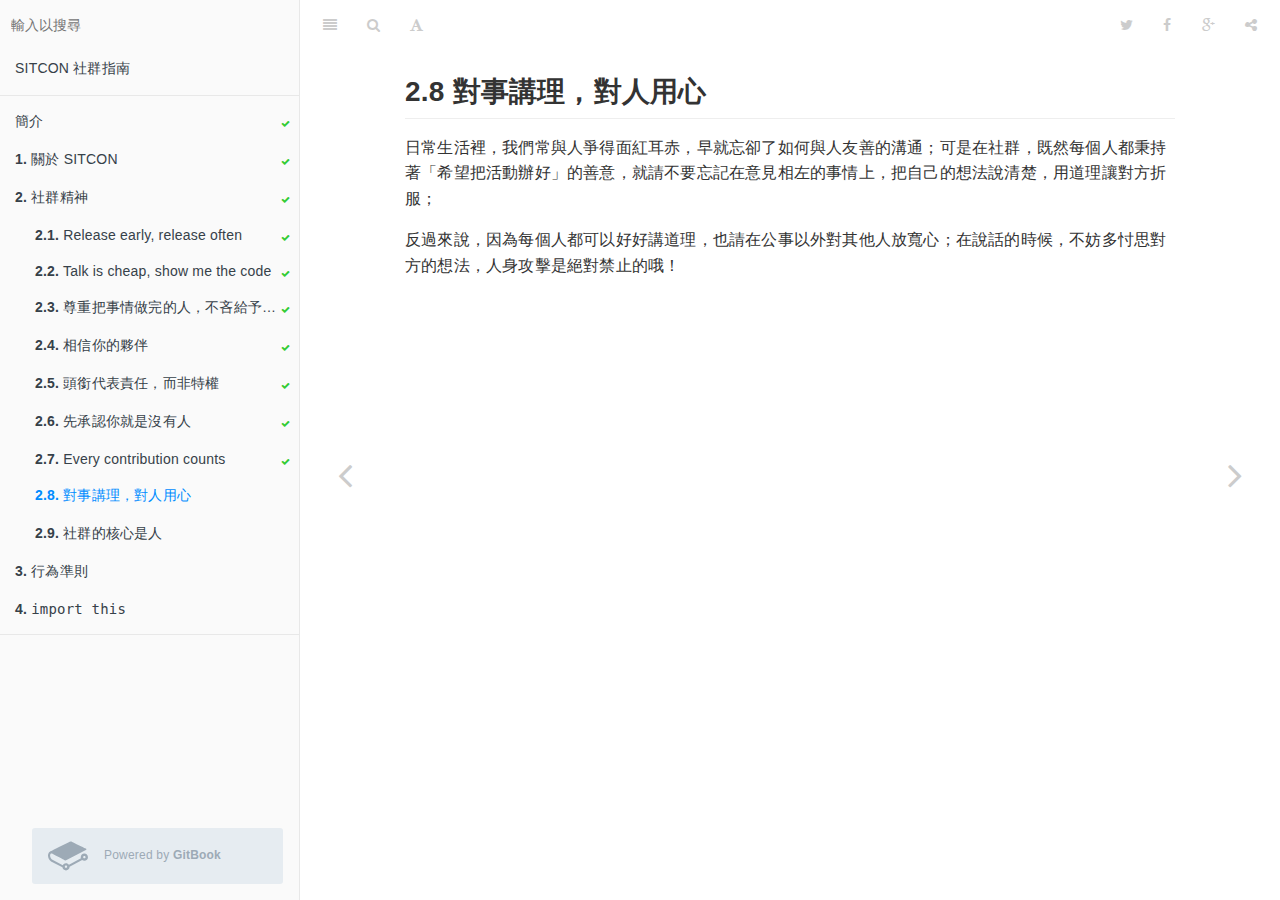
<file: Ch2.8-RationAndCompassion.html>
<!DOCTYPE html><html lang="zh-Hant-TW"><head>

        <meta charset="UTF-8">
        <meta http-equiv="X-UA-Compatible" content="IE=edge">
        <title>&#x5C0D;&#x4E8B;&#x8B1B;&#x7406;&#xFF0C;&#x5C0D;&#x4EBA;&#x7528;&#x5FC3; | SITCON &#x793E;&#x7FA4;&#x6307;&#x5357;</title>
        <meta content="text/html; charset=utf-8" http-equiv="Content-Type">
        <meta name="description" content>
        <meta name="generator" content="GitBook 2.4.3">
        <meta name="author" content="Poren Chiang">

        <meta name="HandheldFriendly" content="true">
        <meta name="viewport" content="width=device-width, initial-scale=1, user-scalable=no">
        <meta name="apple-mobile-web-app-capable" content="yes">
        <meta name="apple-mobile-web-app-status-bar-style" content="black">
        <link rel="apple-touch-icon-precomposed" sizes="152x152" href="gitbook/images/apple-touch-icon-precomposed-152.png">
        <link rel="shortcut icon" href="https://gstatic.gitbook.com/images/b1c4c86ca817a71628d2debe73be9a64.ico" type="image/x-icon">

    <link rel="stylesheet" href="gitbook/style.css">


        <link rel="stylesheet" href="gitbook/plugins/gitbook-plugin-highlight/website.css">







    <link rel="next" href="./Ch2.9-People.html">


    <link rel="prev" href="./Ch2.7-EveryOneCounts.html">




</head>
    <body>


    <div class="book" data-level="2.8" data-basepath="." data-revision="Mon Oct 26 2015 10:32:49 GMT+0000 (UTC)">


<div class="book-summary">
    <div class="book-search" role="search">
        <input type="text" placeholder="&#x8F38;&#x5165;&#x4EE5;&#x641C;&#x5C0B;" class="form-control">
    </div>
    <nav role="navigation">
        <ul class="summary">




                <li>
                    <a href="https://rschiang.github.io/sitcon-guide/" target="blank" class="custom-link">SITCON &#x793E;&#x7FA4;&#x6307;&#x5357;</a>
                </li>




            <li class="divider"></li>




        <li class="chapter " data-level="0" data-path="index.html">


                    <a href="./index.html">

                        <i class="fa fa-check"></i>

                        &#x7C21;&#x4ECB;
                    </a>


        </li>

        <li class="chapter " data-level="1" data-path="Ch1-AboutSITCON.html">


                    <a href="./Ch1-AboutSITCON.html">

                        <i class="fa fa-check"></i>

                            <b>1.</b>

                        &#x95DC;&#x65BC; SITCON
                    </a>


        </li>

        <li class="chapter " data-level="2" data-path="Ch2-CommunitySpirit.html">


                    <a href="./Ch2-CommunitySpirit.html">

                        <i class="fa fa-check"></i>

                            <b>2.</b>

                        &#x793E;&#x7FA4;&#x7CBE;&#x795E;
                    </a>


            <ul class="articles">


        <li class="chapter " data-level="2.1" data-path="Ch2.1-ReleaseEarly.html">


                    <a href="./Ch2.1-ReleaseEarly.html">

                        <i class="fa fa-check"></i>

                            <b>2.1.</b>

                        Release early, release often
                    </a>


        </li>

        <li class="chapter " data-level="2.2" data-path="Ch2.2-TalkIsCheap.html">


                    <a href="./Ch2.2-TalkIsCheap.html">

                        <i class="fa fa-check"></i>

                            <b>2.2.</b>

                        Talk is cheap, show me the code
                    </a>


        </li>

        <li class="chapter " data-level="2.3" data-path="Ch2.3-RespectFillers.html">


                    <a href="./Ch2.3-RespectFillers.html">

                        <i class="fa fa-check"></i>

                            <b>2.3.</b>

                        &#x5C0A;&#x91CD;&#x628A;&#x4E8B;&#x60C5;&#x505A;&#x5B8C;&#x7684;&#x4EBA;&#xFF0C;&#x4E0D;&#x541D;&#x7D66;&#x4E88;&#x9F13;&#x52F5;&#x8207;&#x8B9A;&#x7F8E;
                    </a>


        </li>

        <li class="chapter " data-level="2.4" data-path="Ch2.4-TrustYourPartner.html">


                    <a href="./Ch2.4-TrustYourPartner.html">

                        <i class="fa fa-check"></i>

                            <b>2.4.</b>

                        &#x76F8;&#x4FE1;&#x4F60;&#x7684;&#x5925;&#x4F34;
                    </a>


        </li>

        <li class="chapter " data-level="2.5" data-path="Ch2.5-TitleMyth.html">


                    <a href="./Ch2.5-TitleMyth.html">

                        <i class="fa fa-check"></i>

                            <b>2.5.</b>

                        &#x982D;&#x929C;&#x4EE3;&#x8868;&#x8CAC;&#x4EFB;&#xFF0C;&#x800C;&#x975E;&#x7279;&#x6B0A;
                    </a>


        </li>

        <li class="chapter " data-level="2.6" data-path="Ch2.6-Nobody.html">


                    <a href="./Ch2.6-Nobody.html">

                        <i class="fa fa-check"></i>

                            <b>2.6.</b>

                        &#x5148;&#x627F;&#x8A8D;&#x4F60;&#x5C31;&#x662F;&#x6C92;&#x6709;&#x4EBA;
                    </a>


        </li>

        <li class="chapter " data-level="2.7" data-path="Ch2.7-EveryOneCounts.html">


                    <a href="./Ch2.7-EveryOneCounts.html">

                        <i class="fa fa-check"></i>

                            <b>2.7.</b>

                        Every contribution counts
                    </a>


        </li>

        <li class="chapter active" data-level="2.8" data-path="Ch2.8-RationAndCompassion.html">


                    <a href="./Ch2.8-RationAndCompassion.html">

                        <i class="fa fa-check"></i>

                            <b>2.8.</b>

                        &#x5C0D;&#x4E8B;&#x8B1B;&#x7406;&#xFF0C;&#x5C0D;&#x4EBA;&#x7528;&#x5FC3;
                    </a>


        </li>

        <li class="chapter " data-level="2.9" data-path="Ch2.9-People.html">


                    <a href="./Ch2.9-People.html">

                        <i class="fa fa-check"></i>

                            <b>2.9.</b>

                        &#x793E;&#x7FA4;&#x7684;&#x6838;&#x5FC3;&#x662F;&#x4EBA;
                    </a>


        </li>


            </ul>

        </li>

        <li class="chapter " data-level="3" data-path="Ch3-CodeOfConduct.html">


                    <a href="./Ch3-CodeOfConduct.html">

                        <i class="fa fa-check"></i>

                            <b>3.</b>

                        &#x884C;&#x70BA;&#x6E96;&#x5247;
                    </a>


        </li>

        <li class="chapter " data-level="4" data-path="Ch4-ImportThis.html">


                    <a href="./Ch4-ImportThis.html">

                        <i class="fa fa-check"></i>

                            <b>4.</b>

                        <code>import this</code>
                    </a>


        </li>




            <li class="divider"></li>


        </ul>
    </nav>

<div class="gl-wrapper">
    <a class="gitbook-link" href="https://www.gitbook.com?utm_source=public_site_legacy&amp;utm_medium=referral&amp;utm_campaign=trademark&amp;utm_term=rschiang&amp;utm_content=powered_by" target="blank">
        <div class="tm-logo">
            <svg preserveAspectRatio="xMidYMid meet" height="1em" width="1em" fill="currentColor" viewBox="0 0 1067 769" xmlns="http://www.w3.org/2000/svg" stroke="none" class="icon-7f6730be--text-3f89f380"><g><path d="M480.026 640.677c17.205 0 31.2 13.997 31.2 31.194s-13.995 31.193-31.2 31.193c-17.197 0-31.193-13.996-31.193-31.193 0-17.197 13.996-31.194 31.193-31.194m489.93-193.226c-17.203 0-31.2-13.998-31.2-31.195 0-17.204 13.997-31.2 31.2-31.2 17.198 0 31.194 13.996 31.194 31.2 0 17.197-13.996 31.195-31.193 31.195m0-127.804c-53.269 0-96.609 43.34-96.609 96.609 0 10.373 1.723 20.702 5.123 30.741L559.328 616.879c-18.132-26.128-47.521-41.617-79.302-41.617-36.821 0-70.391 21.065-86.63 54.003L106.68 478.109c-30.288-15.927-52.965-65.817-50.56-111.223 1.248-23.687 9.438-42.071 21.897-49.17 7.916-4.493 17.436-4.099 27.526 1.188l1.916 1.01c75.96 40.022 324.6 170.981 335.063 175.844 16.157 7.47 25.14 10.5 52.659-2.547l513.958-267.3c7.53-2.844 16.315-10.062 16.315-21.023 0-15.205-15.72-21.199-15.765-21.199-29.218-14.018-74.163-35.054-117.987-55.57C798.033 84.26 691.861 34.547 645.23 10.132c-40.253-21.072-72.655-3.311-78.432.282l-11.227 5.555C345.727 119.743 64.898 258.826 48.911 268.553 20.278 285.973 2.547 320.679.252 363.768c-3.586 68.304 31.261 139.506 81.069 165.634l303.172 156.354c6.83 47.306 47.55 82.725 95.532 82.725 52.78 0 95.808-42.546 96.603-95.14L910.541 492.38c16.93 13.233 37.92 20.486 59.416 20.486 53.268 0 96.61-43.341 96.61-96.61s-43.342-96.61-96.61-96.61" fill-rule="evenodd"/></g></svg>
        </div>
        <div class="tm-content">
            <div class="tm-container">
                <span class="tm-text">
                    Powered by <b>GitBook</b>
                </span>
            </div>
        </div>
    </a>
</div></div>

    <div class="book-body">
        <div class="body-inner">
            <div class="book-header" role="navigation">
    <!-- Actions Left -->
    <a href="#" class="btn pull-left toggle-summary" aria-label="&#x76EE;&#x9304;"><i class="fa fa-align-justify"></i></a>
    <a href="#" class="btn pull-left toggle-search" aria-label="&#x641C;&#x5C0B;"><i class="fa fa-search"></i></a>

    <div id="font-settings-wrapper" class="dropdown pull-left">
        <a href="#" class="btn toggle-dropdown" aria-label="&#x5B57;&#x578B;&#x8A2D;&#x5B9A;"><i class="fa fa-font"></i>
        </a>
        <div class="dropdown-menu font-settings">
    <div class="dropdown-caret">
        <span class="caret-outer"></span>
        <span class="caret-inner"></span>
    </div>

    <div class="buttons">
        <button type="button" id="reduce-font-size" class="button size-2">A</button>
        <button type="button" id="enlarge-font-size" class="button size-2">A</button>
    </div>

    <div class="buttons font-family-list">
        <button type="button" data-font="0" class="button">&#x896F;&#x7DDA;&#x9AD4;</button>
        <button type="button" data-font="1" class="button">&#x7121;&#x896F;&#x7DDA;&#x9AD4;</button>
    </div>

    <div class="buttons color-theme-list">
        <button type="button" id="color-theme-preview-0" class="button size-3" data-theme="0">&#x767D;&#x8272;</button>
        <button type="button" id="color-theme-preview-1" class="button size-3" data-theme="1">&#x68D5;&#x8910;&#x8272;</button>
        <button type="button" id="color-theme-preview-2" class="button size-3" data-theme="2">&#x591C;&#x9593;</button>
    </div>
</div>

    </div>

    <!-- Actions Right -->

    <div class="dropdown pull-right">
        <a href="#" class="btn toggle-dropdown" aria-label="&#x5206;&#x4EAB;"><i class="fa fa-share-alt"></i>
        </a>
        <div class="dropdown-menu font-settings dropdown-left">
            <div class="dropdown-caret">
                <span class="caret-outer"></span>
                <span class="caret-inner"></span>
            </div>
            <div class="buttons">
                <button type="button" data-sharing="twitter" class="button">
                    &#x5206;&#x4EAB;&#x81F3; Twitter
                </button>
                <button type="button" data-sharing="google-plus" class="button">
                    &#x5206;&#x4EAB;&#x81F3; Google
                </button>
                <button type="button" data-sharing="facebook" class="button">
                    &#x5206;&#x4EAB;&#x81F3; Facebook
                </button>
                <button type="button" data-sharing="weibo" class="button">
                    &#x5206;&#x4EAB;&#x81F3; Weibo
                </button>
                <button type="button" data-sharing="instapaper" class="button">
                    &#x5206;&#x4EAB;&#x81F3; Instapaper
                </button>
            </div>
        </div>
    </div>



    <a href="#" target="_blank" class="btn pull-right google-plus-sharing-link sharing-link" data-sharing="google-plus" aria-label="Google"><i class="fa fa-google-plus"></i></a>


    <a href="#" target="_blank" class="btn pull-right facebook-sharing-link sharing-link" data-sharing="facebook" aria-label="Facebook"><i class="fa fa-facebook"></i></a>


    <a href="#" target="_blank" class="btn pull-right twitter-sharing-link sharing-link" data-sharing="twitter" aria-label="Twitter"><i class="fa fa-twitter"></i></a>





    <!-- Title -->
    <h1>
        <i class="fa fa-circle-o-notch fa-spin"></i>
        <a href="./">SITCON &#x793E;&#x7FA4;&#x6307;&#x5357;</a>
    </h1>
</div>

            <div class="page-wrapper" tabindex="-1" role="main">
                <div class="page-inner">


                    <section class="normal" id="section-">

                        <h2 id="2-8-%E5%B0%8D%E4%BA%8B%E8%AC%9B%E7%90%86%EF%BC%8C%E5%B0%8D%E4%BA%BA%E7%94%A8%E5%BF%83">2.8 &#x5C0D;&#x4E8B;&#x8B1B;&#x7406;&#xFF0C;&#x5C0D;&#x4EBA;&#x7528;&#x5FC3;</h2>
<p>&#x65E5;&#x5E38;&#x751F;&#x6D3B;&#x88E1;&#xFF0C;&#x6211;&#x5011;&#x5E38;&#x8207;&#x4EBA;&#x722D;&#x5F97;&#x9762;&#x7D05;&#x8033;&#x8D64;&#xFF0C;&#x65E9;&#x5C31;&#x5FD8;&#x537B;&#x4E86;&#x5982;&#x4F55;&#x8207;&#x4EBA;&#x53CB;&#x5584;&#x7684;&#x6E9D;&#x901A;&#xFF1B;&#x53EF;&#x662F;&#x5728;&#x793E;&#x7FA4;&#xFF0C;&#x65E2;&#x7136;&#x6BCF;&#x500B;&#x4EBA;&#x90FD;&#x79C9;&#x6301;&#x8457;&#x300C;&#x5E0C;&#x671B;&#x628A;&#x6D3B;&#x52D5;&#x8FA6;&#x597D;&#x300D;&#x7684;&#x5584;&#x610F;&#xFF0C;&#x5C31;&#x8ACB;&#x4E0D;&#x8981;&#x5FD8;&#x8A18;&#x5728;&#x610F;&#x898B;&#x76F8;&#x5DE6;&#x7684;&#x4E8B;&#x60C5;&#x4E0A;&#xFF0C;&#x628A;&#x81EA;&#x5DF1;&#x7684;&#x60F3;&#x6CD5;&#x8AAA;&#x6E05;&#x695A;&#xFF0C;&#x7528;&#x9053;&#x7406;&#x8B93;&#x5C0D;&#x65B9;&#x6298;&#x670D;&#xFF1B;</p>
<p>&#x53CD;&#x904E;&#x4F86;&#x8AAA;&#xFF0C;&#x56E0;&#x70BA;&#x6BCF;&#x500B;&#x4EBA;&#x90FD;&#x53EF;&#x4EE5;&#x597D;&#x597D;&#x8B1B;&#x9053;&#x7406;&#xFF0C;&#x4E5F;&#x8ACB;&#x5728;&#x516C;&#x4E8B;&#x4EE5;&#x5916;&#x5C0D;&#x5176;&#x4ED6;&#x4EBA;&#x653E;&#x5BEC;&#x5FC3;&#xFF1B;&#x5728;&#x8AAA;&#x8A71;&#x7684;&#x6642;&#x5019;&#xFF0C;&#x4E0D;&#x59A8;&#x591A;&#x5FD6;&#x601D;&#x5C0D;&#x65B9;&#x7684;&#x60F3;&#x6CD5;&#xFF0C;&#x4EBA;&#x8EAB;&#x653B;&#x64CA;&#x662F;&#x7D55;&#x5C0D;&#x7981;&#x6B62;&#x7684;&#x54E6;&#xFF01;</p>


                    </section>


                </div>
            </div>
        </div>


        <a href="./Ch2.7-EveryOneCounts.html" class="navigation navigation-prev " aria-label="&#x4E0A;&#x4E00;&#x9801;&#xFF1A;Every contribution counts"><i class="fa fa-angle-left"></i></a>


        <a href="./Ch2.9-People.html" class="navigation navigation-next " aria-label="&#x4E0B;&#x4E00;&#x9801;&#xFF1A;&#x793E;&#x7FA4;&#x7684;&#x6838;&#x5FC3;&#x662F;&#x4EBA;"><i class="fa fa-angle-right"></i></a>

    </div>
</div>


<script src="gitbook/app.js"></script>

<script>
require(["gitbook"], function(gitbook) {
    var config = {"fontSettings":{"theme":null,"family":"sans","size":2}};
    gitbook.start(config);
});
</script>





</body></html>
</file>
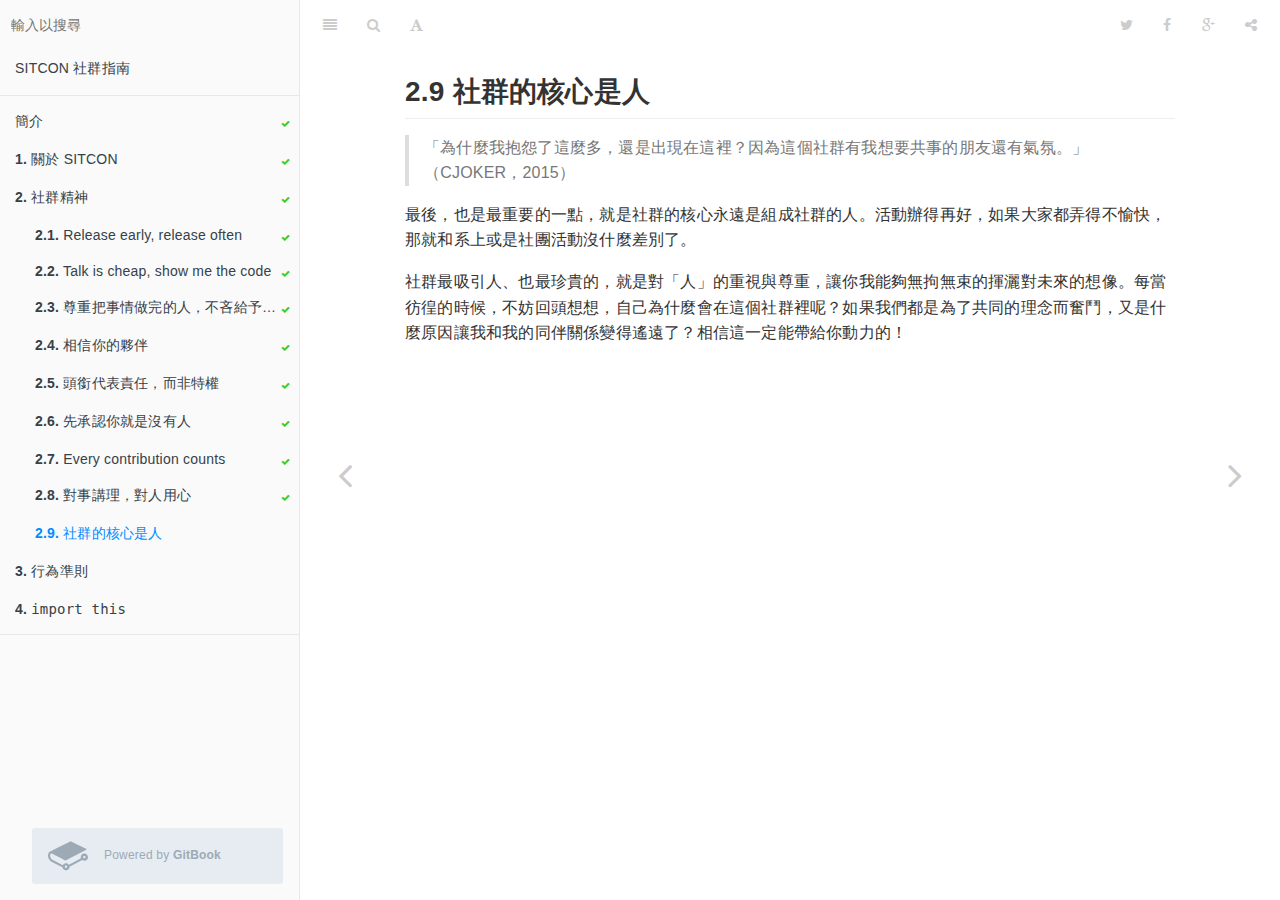
<file: Ch2.9-People.html>
<!DOCTYPE html><html lang="zh-Hant-TW"><head>

        <meta charset="UTF-8">
        <meta http-equiv="X-UA-Compatible" content="IE=edge">
        <title>&#x793E;&#x7FA4;&#x7684;&#x6838;&#x5FC3;&#x662F;&#x4EBA; | SITCON &#x793E;&#x7FA4;&#x6307;&#x5357;</title>
        <meta content="text/html; charset=utf-8" http-equiv="Content-Type">
        <meta name="description" content>
        <meta name="generator" content="GitBook 2.4.3">
        <meta name="author" content="Poren Chiang">

        <meta name="HandheldFriendly" content="true">
        <meta name="viewport" content="width=device-width, initial-scale=1, user-scalable=no">
        <meta name="apple-mobile-web-app-capable" content="yes">
        <meta name="apple-mobile-web-app-status-bar-style" content="black">
        <link rel="apple-touch-icon-precomposed" sizes="152x152" href="gitbook/images/apple-touch-icon-precomposed-152.png">
        <link rel="shortcut icon" href="https://gstatic.gitbook.com/images/b1c4c86ca817a71628d2debe73be9a64.ico" type="image/x-icon">

    <link rel="stylesheet" href="gitbook/style.css">


        <link rel="stylesheet" href="gitbook/plugins/gitbook-plugin-highlight/website.css">







    <link rel="next" href="./Ch3-CodeOfConduct.html">


    <link rel="prev" href="./Ch2.8-RationAndCompassion.html">




</head>
    <body>


    <div class="book" data-level="2.9" data-basepath="." data-revision="Mon Oct 26 2015 10:32:49 GMT+0000 (UTC)">


<div class="book-summary">
    <div class="book-search" role="search">
        <input type="text" placeholder="&#x8F38;&#x5165;&#x4EE5;&#x641C;&#x5C0B;" class="form-control">
    </div>
    <nav role="navigation">
        <ul class="summary">




                <li>
                    <a href="https://rschiang.github.io/sitcon-guide/" target="blank" class="custom-link">SITCON &#x793E;&#x7FA4;&#x6307;&#x5357;</a>
                </li>




            <li class="divider"></li>




        <li class="chapter " data-level="0" data-path="index.html">


                    <a href="./index.html">

                        <i class="fa fa-check"></i>

                        &#x7C21;&#x4ECB;
                    </a>


        </li>

        <li class="chapter " data-level="1" data-path="Ch1-AboutSITCON.html">


                    <a href="./Ch1-AboutSITCON.html">

                        <i class="fa fa-check"></i>

                            <b>1.</b>

                        &#x95DC;&#x65BC; SITCON
                    </a>


        </li>

        <li class="chapter " data-level="2" data-path="Ch2-CommunitySpirit.html">


                    <a href="./Ch2-CommunitySpirit.html">

                        <i class="fa fa-check"></i>

                            <b>2.</b>

                        &#x793E;&#x7FA4;&#x7CBE;&#x795E;
                    </a>


            <ul class="articles">


        <li class="chapter " data-level="2.1" data-path="Ch2.1-ReleaseEarly.html">


                    <a href="./Ch2.1-ReleaseEarly.html">

                        <i class="fa fa-check"></i>

                            <b>2.1.</b>

                        Release early, release often
                    </a>


        </li>

        <li class="chapter " data-level="2.2" data-path="Ch2.2-TalkIsCheap.html">


                    <a href="./Ch2.2-TalkIsCheap.html">

                        <i class="fa fa-check"></i>

                            <b>2.2.</b>

                        Talk is cheap, show me the code
                    </a>


        </li>

        <li class="chapter " data-level="2.3" data-path="Ch2.3-RespectFillers.html">


                    <a href="./Ch2.3-RespectFillers.html">

                        <i class="fa fa-check"></i>

                            <b>2.3.</b>

                        &#x5C0A;&#x91CD;&#x628A;&#x4E8B;&#x60C5;&#x505A;&#x5B8C;&#x7684;&#x4EBA;&#xFF0C;&#x4E0D;&#x541D;&#x7D66;&#x4E88;&#x9F13;&#x52F5;&#x8207;&#x8B9A;&#x7F8E;
                    </a>


        </li>

        <li class="chapter " data-level="2.4" data-path="Ch2.4-TrustYourPartner.html">


                    <a href="./Ch2.4-TrustYourPartner.html">

                        <i class="fa fa-check"></i>

                            <b>2.4.</b>

                        &#x76F8;&#x4FE1;&#x4F60;&#x7684;&#x5925;&#x4F34;
                    </a>


        </li>

        <li class="chapter " data-level="2.5" data-path="Ch2.5-TitleMyth.html">


                    <a href="./Ch2.5-TitleMyth.html">

                        <i class="fa fa-check"></i>

                            <b>2.5.</b>

                        &#x982D;&#x929C;&#x4EE3;&#x8868;&#x8CAC;&#x4EFB;&#xFF0C;&#x800C;&#x975E;&#x7279;&#x6B0A;
                    </a>


        </li>

        <li class="chapter " data-level="2.6" data-path="Ch2.6-Nobody.html">


                    <a href="./Ch2.6-Nobody.html">

                        <i class="fa fa-check"></i>

                            <b>2.6.</b>

                        &#x5148;&#x627F;&#x8A8D;&#x4F60;&#x5C31;&#x662F;&#x6C92;&#x6709;&#x4EBA;
                    </a>


        </li>

        <li class="chapter " data-level="2.7" data-path="Ch2.7-EveryOneCounts.html">


                    <a href="./Ch2.7-EveryOneCounts.html">

                        <i class="fa fa-check"></i>

                            <b>2.7.</b>

                        Every contribution counts
                    </a>


        </li>

        <li class="chapter " data-level="2.8" data-path="Ch2.8-RationAndCompassion.html">


                    <a href="./Ch2.8-RationAndCompassion.html">

                        <i class="fa fa-check"></i>

                            <b>2.8.</b>

                        &#x5C0D;&#x4E8B;&#x8B1B;&#x7406;&#xFF0C;&#x5C0D;&#x4EBA;&#x7528;&#x5FC3;
                    </a>


        </li>

        <li class="chapter active" data-level="2.9" data-path="Ch2.9-People.html">


                    <a href="./Ch2.9-People.html">

                        <i class="fa fa-check"></i>

                            <b>2.9.</b>

                        &#x793E;&#x7FA4;&#x7684;&#x6838;&#x5FC3;&#x662F;&#x4EBA;
                    </a>


        </li>


            </ul>

        </li>

        <li class="chapter " data-level="3" data-path="Ch3-CodeOfConduct.html">


                    <a href="./Ch3-CodeOfConduct.html">

                        <i class="fa fa-check"></i>

                            <b>3.</b>

                        &#x884C;&#x70BA;&#x6E96;&#x5247;
                    </a>


        </li>

        <li class="chapter " data-level="4" data-path="Ch4-ImportThis.html">


                    <a href="./Ch4-ImportThis.html">

                        <i class="fa fa-check"></i>

                            <b>4.</b>

                        <code>import this</code>
                    </a>


        </li>




            <li class="divider"></li>


        </ul>
    </nav>

<div class="gl-wrapper">
    <a class="gitbook-link" href="https://www.gitbook.com?utm_source=public_site_legacy&amp;utm_medium=referral&amp;utm_campaign=trademark&amp;utm_term=rschiang&amp;utm_content=powered_by" target="blank">
        <div class="tm-logo">
            <svg preserveAspectRatio="xMidYMid meet" height="1em" width="1em" fill="currentColor" viewBox="0 0 1067 769" xmlns="http://www.w3.org/2000/svg" stroke="none" class="icon-7f6730be--text-3f89f380"><g><path d="M480.026 640.677c17.205 0 31.2 13.997 31.2 31.194s-13.995 31.193-31.2 31.193c-17.197 0-31.193-13.996-31.193-31.193 0-17.197 13.996-31.194 31.193-31.194m489.93-193.226c-17.203 0-31.2-13.998-31.2-31.195 0-17.204 13.997-31.2 31.2-31.2 17.198 0 31.194 13.996 31.194 31.2 0 17.197-13.996 31.195-31.193 31.195m0-127.804c-53.269 0-96.609 43.34-96.609 96.609 0 10.373 1.723 20.702 5.123 30.741L559.328 616.879c-18.132-26.128-47.521-41.617-79.302-41.617-36.821 0-70.391 21.065-86.63 54.003L106.68 478.109c-30.288-15.927-52.965-65.817-50.56-111.223 1.248-23.687 9.438-42.071 21.897-49.17 7.916-4.493 17.436-4.099 27.526 1.188l1.916 1.01c75.96 40.022 324.6 170.981 335.063 175.844 16.157 7.47 25.14 10.5 52.659-2.547l513.958-267.3c7.53-2.844 16.315-10.062 16.315-21.023 0-15.205-15.72-21.199-15.765-21.199-29.218-14.018-74.163-35.054-117.987-55.57C798.033 84.26 691.861 34.547 645.23 10.132c-40.253-21.072-72.655-3.311-78.432.282l-11.227 5.555C345.727 119.743 64.898 258.826 48.911 268.553 20.278 285.973 2.547 320.679.252 363.768c-3.586 68.304 31.261 139.506 81.069 165.634l303.172 156.354c6.83 47.306 47.55 82.725 95.532 82.725 52.78 0 95.808-42.546 96.603-95.14L910.541 492.38c16.93 13.233 37.92 20.486 59.416 20.486 53.268 0 96.61-43.341 96.61-96.61s-43.342-96.61-96.61-96.61" fill-rule="evenodd"/></g></svg>
        </div>
        <div class="tm-content">
            <div class="tm-container">
                <span class="tm-text">
                    Powered by <b>GitBook</b>
                </span>
            </div>
        </div>
    </a>
</div></div>

    <div class="book-body">
        <div class="body-inner">
            <div class="book-header" role="navigation">
    <!-- Actions Left -->
    <a href="#" class="btn pull-left toggle-summary" aria-label="&#x76EE;&#x9304;"><i class="fa fa-align-justify"></i></a>
    <a href="#" class="btn pull-left toggle-search" aria-label="&#x641C;&#x5C0B;"><i class="fa fa-search"></i></a>

    <div id="font-settings-wrapper" class="dropdown pull-left">
        <a href="#" class="btn toggle-dropdown" aria-label="&#x5B57;&#x578B;&#x8A2D;&#x5B9A;"><i class="fa fa-font"></i>
        </a>
        <div class="dropdown-menu font-settings">
    <div class="dropdown-caret">
        <span class="caret-outer"></span>
        <span class="caret-inner"></span>
    </div>

    <div class="buttons">
        <button type="button" id="reduce-font-size" class="button size-2">A</button>
        <button type="button" id="enlarge-font-size" class="button size-2">A</button>
    </div>

    <div class="buttons font-family-list">
        <button type="button" data-font="0" class="button">&#x896F;&#x7DDA;&#x9AD4;</button>
        <button type="button" data-font="1" class="button">&#x7121;&#x896F;&#x7DDA;&#x9AD4;</button>
    </div>

    <div class="buttons color-theme-list">
        <button type="button" id="color-theme-preview-0" class="button size-3" data-theme="0">&#x767D;&#x8272;</button>
        <button type="button" id="color-theme-preview-1" class="button size-3" data-theme="1">&#x68D5;&#x8910;&#x8272;</button>
        <button type="button" id="color-theme-preview-2" class="button size-3" data-theme="2">&#x591C;&#x9593;</button>
    </div>
</div>

    </div>

    <!-- Actions Right -->

    <div class="dropdown pull-right">
        <a href="#" class="btn toggle-dropdown" aria-label="&#x5206;&#x4EAB;"><i class="fa fa-share-alt"></i>
        </a>
        <div class="dropdown-menu font-settings dropdown-left">
            <div class="dropdown-caret">
                <span class="caret-outer"></span>
                <span class="caret-inner"></span>
            </div>
            <div class="buttons">
                <button type="button" data-sharing="twitter" class="button">
                    &#x5206;&#x4EAB;&#x81F3; Twitter
                </button>
                <button type="button" data-sharing="google-plus" class="button">
                    &#x5206;&#x4EAB;&#x81F3; Google
                </button>
                <button type="button" data-sharing="facebook" class="button">
                    &#x5206;&#x4EAB;&#x81F3; Facebook
                </button>
                <button type="button" data-sharing="weibo" class="button">
                    &#x5206;&#x4EAB;&#x81F3; Weibo
                </button>
                <button type="button" data-sharing="instapaper" class="button">
                    &#x5206;&#x4EAB;&#x81F3; Instapaper
                </button>
            </div>
        </div>
    </div>



    <a href="#" target="_blank" class="btn pull-right google-plus-sharing-link sharing-link" data-sharing="google-plus" aria-label="Google"><i class="fa fa-google-plus"></i></a>


    <a href="#" target="_blank" class="btn pull-right facebook-sharing-link sharing-link" data-sharing="facebook" aria-label="Facebook"><i class="fa fa-facebook"></i></a>


    <a href="#" target="_blank" class="btn pull-right twitter-sharing-link sharing-link" data-sharing="twitter" aria-label="Twitter"><i class="fa fa-twitter"></i></a>





    <!-- Title -->
    <h1>
        <i class="fa fa-circle-o-notch fa-spin"></i>
        <a href="./">SITCON &#x793E;&#x7FA4;&#x6307;&#x5357;</a>
    </h1>
</div>

            <div class="page-wrapper" tabindex="-1" role="main">
                <div class="page-inner">


                    <section class="normal" id="section-">

                        <h2 id="2-9-%E7%A4%BE%E7%BE%A4%E7%9A%84%E6%A0%B8%E5%BF%83%E6%98%AF%E4%BA%BA">2.9 &#x793E;&#x7FA4;&#x7684;&#x6838;&#x5FC3;&#x662F;&#x4EBA;</h2>
<blockquote>
<p>&#x300C;&#x70BA;&#x4EC0;&#x9EBC;&#x6211;&#x62B1;&#x6028;&#x4E86;&#x9019;&#x9EBC;&#x591A;&#xFF0C;&#x9084;&#x662F;&#x51FA;&#x73FE;&#x5728;&#x9019;&#x88E1;&#xFF1F;&#x56E0;&#x70BA;&#x9019;&#x500B;&#x793E;&#x7FA4;&#x6709;&#x6211;&#x60F3;&#x8981;&#x5171;&#x4E8B;&#x7684;&#x670B;&#x53CB;&#x9084;&#x6709;&#x6C23;&#x6C1B;&#x3002;&#x300D;&#xFF08;CJOKER&#xFF0C;2015&#xFF09;</p>
</blockquote>
<p>&#x6700;&#x5F8C;&#xFF0C;&#x4E5F;&#x662F;&#x6700;&#x91CD;&#x8981;&#x7684;&#x4E00;&#x9EDE;&#xFF0C;&#x5C31;&#x662F;&#x793E;&#x7FA4;&#x7684;&#x6838;&#x5FC3;&#x6C38;&#x9060;&#x662F;&#x7D44;&#x6210;&#x793E;&#x7FA4;&#x7684;&#x4EBA;&#x3002;&#x6D3B;&#x52D5;&#x8FA6;&#x5F97;&#x518D;&#x597D;&#xFF0C;&#x5982;&#x679C;&#x5927;&#x5BB6;&#x90FD;&#x5F04;&#x5F97;&#x4E0D;&#x6109;&#x5FEB;&#xFF0C;&#x90A3;&#x5C31;&#x548C;&#x7CFB;&#x4E0A;&#x6216;&#x662F;&#x793E;&#x5718;&#x6D3B;&#x52D5;&#x6C92;&#x4EC0;&#x9EBC;&#x5DEE;&#x5225;&#x4E86;&#x3002;</p>
<p>&#x793E;&#x7FA4;&#x6700;&#x5438;&#x5F15;&#x4EBA;&#x3001;&#x4E5F;&#x6700;&#x73CD;&#x8CB4;&#x7684;&#xFF0C;&#x5C31;&#x662F;&#x5C0D;&#x300C;&#x4EBA;&#x300D;&#x7684;&#x91CD;&#x8996;&#x8207;&#x5C0A;&#x91CD;&#xFF0C;&#x8B93;&#x4F60;&#x6211;&#x80FD;&#x5920;&#x7121;&#x62D8;&#x7121;&#x675F;&#x7684;&#x63EE;&#x7051;&#x5C0D;&#x672A;&#x4F86;&#x7684;&#x60F3;&#x50CF;&#x3002;&#x6BCF;&#x7576;&#x5F77;&#x5FA8;&#x7684;&#x6642;&#x5019;&#xFF0C;&#x4E0D;&#x59A8;&#x56DE;&#x982D;&#x60F3;&#x60F3;&#xFF0C;&#x81EA;&#x5DF1;&#x70BA;&#x4EC0;&#x9EBC;&#x6703;&#x5728;&#x9019;&#x500B;&#x793E;&#x7FA4;&#x88E1;&#x5462;&#xFF1F;&#x5982;&#x679C;&#x6211;&#x5011;&#x90FD;&#x662F;&#x70BA;&#x4E86;&#x5171;&#x540C;&#x7684;&#x7406;&#x5FF5;&#x800C;&#x596E;&#x9B25;&#xFF0C;&#x53C8;&#x662F;&#x4EC0;&#x9EBC;&#x539F;&#x56E0;&#x8B93;&#x6211;&#x548C;&#x6211;&#x7684;&#x540C;&#x4F34;&#x95DC;&#x4FC2;&#x8B8A;&#x5F97;&#x9059;&#x9060;&#x4E86;&#xFF1F;&#x76F8;&#x4FE1;&#x9019;&#x4E00;&#x5B9A;&#x80FD;&#x5E36;&#x7D66;&#x4F60;&#x52D5;&#x529B;&#x7684;&#xFF01;</p>


                    </section>


                </div>
            </div>
        </div>


        <a href="./Ch2.8-RationAndCompassion.html" class="navigation navigation-prev " aria-label="&#x4E0A;&#x4E00;&#x9801;&#xFF1A;&#x5C0D;&#x4E8B;&#x8B1B;&#x7406;&#xFF0C;&#x5C0D;&#x4EBA;&#x7528;&#x5FC3;"><i class="fa fa-angle-left"></i></a>


        <a href="./Ch3-CodeOfConduct.html" class="navigation navigation-next " aria-label="&#x4E0B;&#x4E00;&#x9801;&#xFF1A;&#x884C;&#x70BA;&#x6E96;&#x5247;"><i class="fa fa-angle-right"></i></a>

    </div>
</div>


<script src="gitbook/app.js"></script>

<script>
require(["gitbook"], function(gitbook) {
    var config = {"fontSettings":{"theme":null,"family":"sans","size":2}};
    gitbook.start(config);
});
</script>





</body></html>
</file>
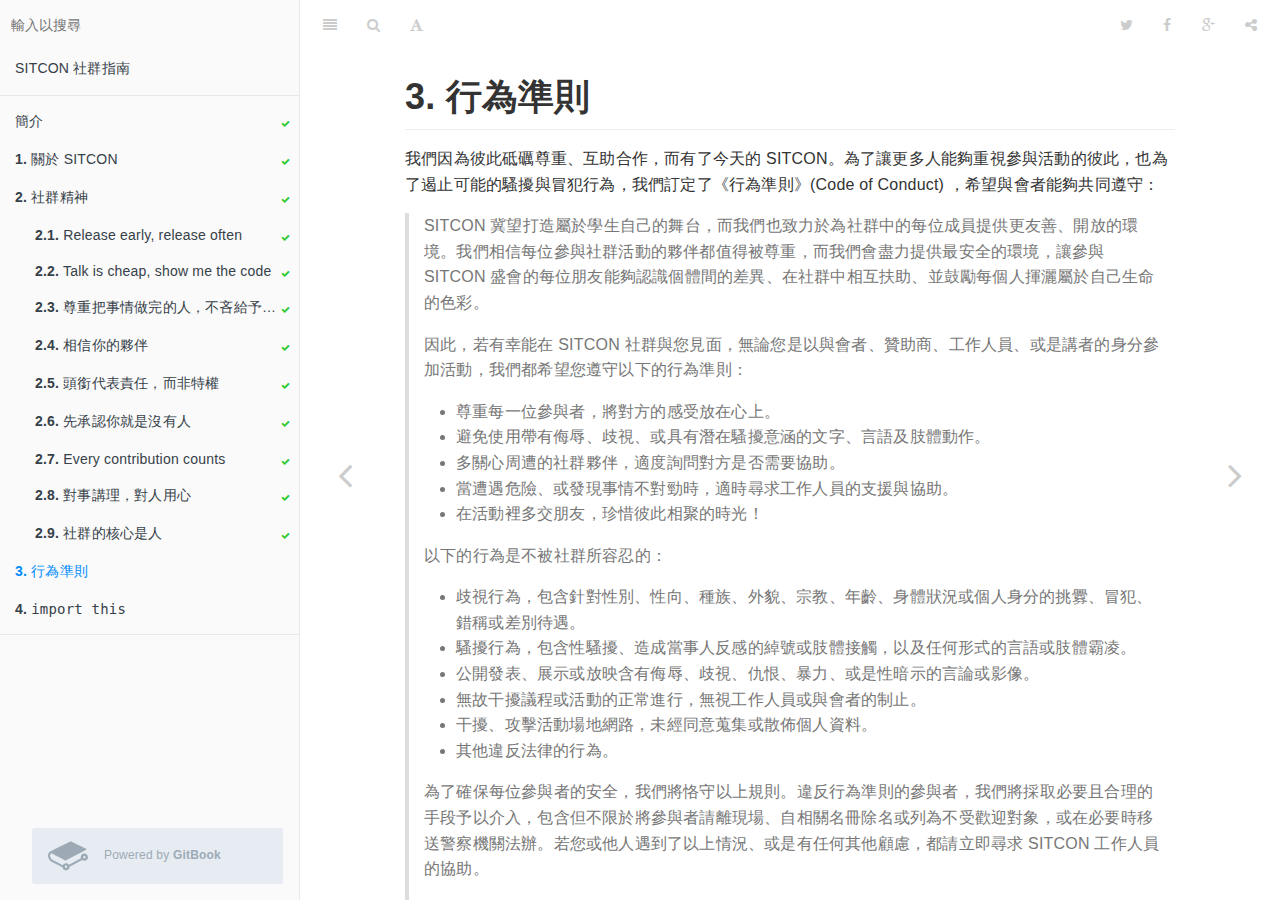
<file: Ch3-CodeOfConduct.html>
<!DOCTYPE html><html lang="zh-Hant-TW"><head>

        <meta charset="UTF-8">
        <meta http-equiv="X-UA-Compatible" content="IE=edge">
        <title>&#x884C;&#x70BA;&#x6E96;&#x5247; | SITCON &#x793E;&#x7FA4;&#x6307;&#x5357;</title>
        <meta content="text/html; charset=utf-8" http-equiv="Content-Type">
        <meta name="description" content>
        <meta name="generator" content="GitBook 2.4.3">
        <meta name="author" content="Poren Chiang">

        <meta name="HandheldFriendly" content="true">
        <meta name="viewport" content="width=device-width, initial-scale=1, user-scalable=no">
        <meta name="apple-mobile-web-app-capable" content="yes">
        <meta name="apple-mobile-web-app-status-bar-style" content="black">
        <link rel="apple-touch-icon-precomposed" sizes="152x152" href="gitbook/images/apple-touch-icon-precomposed-152.png">
        <link rel="shortcut icon" href="https://gstatic.gitbook.com/images/b1c4c86ca817a71628d2debe73be9a64.ico" type="image/x-icon">

    <link rel="stylesheet" href="gitbook/style.css">


        <link rel="stylesheet" href="gitbook/plugins/gitbook-plugin-highlight/website.css">







    <link rel="next" href="./Ch4-ImportThis.html">


    <link rel="prev" href="./Ch2.9-People.html">




</head>
    <body>


    <div class="book" data-level="3" data-basepath="." data-revision="Mon Oct 26 2015 10:32:49 GMT+0000 (UTC)">


<div class="book-summary">
    <div class="book-search" role="search">
        <input type="text" placeholder="&#x8F38;&#x5165;&#x4EE5;&#x641C;&#x5C0B;" class="form-control">
    </div>
    <nav role="navigation">
        <ul class="summary">




                <li>
                    <a href="https://rschiang.github.io/sitcon-guide/" target="blank" class="custom-link">SITCON &#x793E;&#x7FA4;&#x6307;&#x5357;</a>
                </li>




            <li class="divider"></li>




        <li class="chapter " data-level="0" data-path="index.html">


                    <a href="./index.html">

                        <i class="fa fa-check"></i>

                        &#x7C21;&#x4ECB;
                    </a>


        </li>

        <li class="chapter " data-level="1" data-path="Ch1-AboutSITCON.html">


                    <a href="./Ch1-AboutSITCON.html">

                        <i class="fa fa-check"></i>

                            <b>1.</b>

                        &#x95DC;&#x65BC; SITCON
                    </a>


        </li>

        <li class="chapter " data-level="2" data-path="Ch2-CommunitySpirit.html">


                    <a href="./Ch2-CommunitySpirit.html">

                        <i class="fa fa-check"></i>

                            <b>2.</b>

                        &#x793E;&#x7FA4;&#x7CBE;&#x795E;
                    </a>


            <ul class="articles">


        <li class="chapter " data-level="2.1" data-path="Ch2.1-ReleaseEarly.html">


                    <a href="./Ch2.1-ReleaseEarly.html">

                        <i class="fa fa-check"></i>

                            <b>2.1.</b>

                        Release early, release often
                    </a>


        </li>

        <li class="chapter " data-level="2.2" data-path="Ch2.2-TalkIsCheap.html">


                    <a href="./Ch2.2-TalkIsCheap.html">

                        <i class="fa fa-check"></i>

                            <b>2.2.</b>

                        Talk is cheap, show me the code
                    </a>


        </li>

        <li class="chapter " data-level="2.3" data-path="Ch2.3-RespectFillers.html">


                    <a href="./Ch2.3-RespectFillers.html">

                        <i class="fa fa-check"></i>

                            <b>2.3.</b>

                        &#x5C0A;&#x91CD;&#x628A;&#x4E8B;&#x60C5;&#x505A;&#x5B8C;&#x7684;&#x4EBA;&#xFF0C;&#x4E0D;&#x541D;&#x7D66;&#x4E88;&#x9F13;&#x52F5;&#x8207;&#x8B9A;&#x7F8E;
                    </a>


        </li>

        <li class="chapter " data-level="2.4" data-path="Ch2.4-TrustYourPartner.html">


                    <a href="./Ch2.4-TrustYourPartner.html">

                        <i class="fa fa-check"></i>

                            <b>2.4.</b>

                        &#x76F8;&#x4FE1;&#x4F60;&#x7684;&#x5925;&#x4F34;
                    </a>


        </li>

        <li class="chapter " data-level="2.5" data-path="Ch2.5-TitleMyth.html">


                    <a href="./Ch2.5-TitleMyth.html">

                        <i class="fa fa-check"></i>

                            <b>2.5.</b>

                        &#x982D;&#x929C;&#x4EE3;&#x8868;&#x8CAC;&#x4EFB;&#xFF0C;&#x800C;&#x975E;&#x7279;&#x6B0A;
                    </a>


        </li>

        <li class="chapter " data-level="2.6" data-path="Ch2.6-Nobody.html">


                    <a href="./Ch2.6-Nobody.html">

                        <i class="fa fa-check"></i>

                            <b>2.6.</b>

                        &#x5148;&#x627F;&#x8A8D;&#x4F60;&#x5C31;&#x662F;&#x6C92;&#x6709;&#x4EBA;
                    </a>


        </li>

        <li class="chapter " data-level="2.7" data-path="Ch2.7-EveryOneCounts.html">


                    <a href="./Ch2.7-EveryOneCounts.html">

                        <i class="fa fa-check"></i>

                            <b>2.7.</b>

                        Every contribution counts
                    </a>


        </li>

        <li class="chapter " data-level="2.8" data-path="Ch2.8-RationAndCompassion.html">


                    <a href="./Ch2.8-RationAndCompassion.html">

                        <i class="fa fa-check"></i>

                            <b>2.8.</b>

                        &#x5C0D;&#x4E8B;&#x8B1B;&#x7406;&#xFF0C;&#x5C0D;&#x4EBA;&#x7528;&#x5FC3;
                    </a>


        </li>

        <li class="chapter " data-level="2.9" data-path="Ch2.9-People.html">


                    <a href="./Ch2.9-People.html">

                        <i class="fa fa-check"></i>

                            <b>2.9.</b>

                        &#x793E;&#x7FA4;&#x7684;&#x6838;&#x5FC3;&#x662F;&#x4EBA;
                    </a>


        </li>


            </ul>

        </li>

        <li class="chapter active" data-level="3" data-path="Ch3-CodeOfConduct.html">


                    <a href="./Ch3-CodeOfConduct.html">

                        <i class="fa fa-check"></i>

                            <b>3.</b>

                        &#x884C;&#x70BA;&#x6E96;&#x5247;
                    </a>


        </li>

        <li class="chapter " data-level="4" data-path="Ch4-ImportThis.html">


                    <a href="./Ch4-ImportThis.html">

                        <i class="fa fa-check"></i>

                            <b>4.</b>

                        <code>import this</code>
                    </a>


        </li>




            <li class="divider"></li>


        </ul>
    </nav>

<div class="gl-wrapper">
    <a class="gitbook-link" href="https://www.gitbook.com?utm_source=public_site_legacy&amp;utm_medium=referral&amp;utm_campaign=trademark&amp;utm_term=rschiang&amp;utm_content=powered_by" target="blank">
        <div class="tm-logo">
            <svg preserveAspectRatio="xMidYMid meet" height="1em" width="1em" fill="currentColor" viewBox="0 0 1067 769" xmlns="http://www.w3.org/2000/svg" stroke="none" class="icon-7f6730be--text-3f89f380"><g><path d="M480.026 640.677c17.205 0 31.2 13.997 31.2 31.194s-13.995 31.193-31.2 31.193c-17.197 0-31.193-13.996-31.193-31.193 0-17.197 13.996-31.194 31.193-31.194m489.93-193.226c-17.203 0-31.2-13.998-31.2-31.195 0-17.204 13.997-31.2 31.2-31.2 17.198 0 31.194 13.996 31.194 31.2 0 17.197-13.996 31.195-31.193 31.195m0-127.804c-53.269 0-96.609 43.34-96.609 96.609 0 10.373 1.723 20.702 5.123 30.741L559.328 616.879c-18.132-26.128-47.521-41.617-79.302-41.617-36.821 0-70.391 21.065-86.63 54.003L106.68 478.109c-30.288-15.927-52.965-65.817-50.56-111.223 1.248-23.687 9.438-42.071 21.897-49.17 7.916-4.493 17.436-4.099 27.526 1.188l1.916 1.01c75.96 40.022 324.6 170.981 335.063 175.844 16.157 7.47 25.14 10.5 52.659-2.547l513.958-267.3c7.53-2.844 16.315-10.062 16.315-21.023 0-15.205-15.72-21.199-15.765-21.199-29.218-14.018-74.163-35.054-117.987-55.57C798.033 84.26 691.861 34.547 645.23 10.132c-40.253-21.072-72.655-3.311-78.432.282l-11.227 5.555C345.727 119.743 64.898 258.826 48.911 268.553 20.278 285.973 2.547 320.679.252 363.768c-3.586 68.304 31.261 139.506 81.069 165.634l303.172 156.354c6.83 47.306 47.55 82.725 95.532 82.725 52.78 0 95.808-42.546 96.603-95.14L910.541 492.38c16.93 13.233 37.92 20.486 59.416 20.486 53.268 0 96.61-43.341 96.61-96.61s-43.342-96.61-96.61-96.61" fill-rule="evenodd"/></g></svg>
        </div>
        <div class="tm-content">
            <div class="tm-container">
                <span class="tm-text">
                    Powered by <b>GitBook</b>
                </span>
            </div>
        </div>
    </a>
</div></div>

    <div class="book-body">
        <div class="body-inner">
            <div class="book-header" role="navigation">
    <!-- Actions Left -->
    <a href="#" class="btn pull-left toggle-summary" aria-label="&#x76EE;&#x9304;"><i class="fa fa-align-justify"></i></a>
    <a href="#" class="btn pull-left toggle-search" aria-label="&#x641C;&#x5C0B;"><i class="fa fa-search"></i></a>

    <div id="font-settings-wrapper" class="dropdown pull-left">
        <a href="#" class="btn toggle-dropdown" aria-label="&#x5B57;&#x578B;&#x8A2D;&#x5B9A;"><i class="fa fa-font"></i>
        </a>
        <div class="dropdown-menu font-settings">
    <div class="dropdown-caret">
        <span class="caret-outer"></span>
        <span class="caret-inner"></span>
    </div>

    <div class="buttons">
        <button type="button" id="reduce-font-size" class="button size-2">A</button>
        <button type="button" id="enlarge-font-size" class="button size-2">A</button>
    </div>

    <div class="buttons font-family-list">
        <button type="button" data-font="0" class="button">&#x896F;&#x7DDA;&#x9AD4;</button>
        <button type="button" data-font="1" class="button">&#x7121;&#x896F;&#x7DDA;&#x9AD4;</button>
    </div>

    <div class="buttons color-theme-list">
        <button type="button" id="color-theme-preview-0" class="button size-3" data-theme="0">&#x767D;&#x8272;</button>
        <button type="button" id="color-theme-preview-1" class="button size-3" data-theme="1">&#x68D5;&#x8910;&#x8272;</button>
        <button type="button" id="color-theme-preview-2" class="button size-3" data-theme="2">&#x591C;&#x9593;</button>
    </div>
</div>

    </div>

    <!-- Actions Right -->

    <div class="dropdown pull-right">
        <a href="#" class="btn toggle-dropdown" aria-label="&#x5206;&#x4EAB;"><i class="fa fa-share-alt"></i>
        </a>
        <div class="dropdown-menu font-settings dropdown-left">
            <div class="dropdown-caret">
                <span class="caret-outer"></span>
                <span class="caret-inner"></span>
            </div>
            <div class="buttons">
                <button type="button" data-sharing="twitter" class="button">
                    &#x5206;&#x4EAB;&#x81F3; Twitter
                </button>
                <button type="button" data-sharing="google-plus" class="button">
                    &#x5206;&#x4EAB;&#x81F3; Google
                </button>
                <button type="button" data-sharing="facebook" class="button">
                    &#x5206;&#x4EAB;&#x81F3; Facebook
                </button>
                <button type="button" data-sharing="weibo" class="button">
                    &#x5206;&#x4EAB;&#x81F3; Weibo
                </button>
                <button type="button" data-sharing="instapaper" class="button">
                    &#x5206;&#x4EAB;&#x81F3; Instapaper
                </button>
            </div>
        </div>
    </div>



    <a href="#" target="_blank" class="btn pull-right google-plus-sharing-link sharing-link" data-sharing="google-plus" aria-label="Google"><i class="fa fa-google-plus"></i></a>


    <a href="#" target="_blank" class="btn pull-right facebook-sharing-link sharing-link" data-sharing="facebook" aria-label="Facebook"><i class="fa fa-facebook"></i></a>


    <a href="#" target="_blank" class="btn pull-right twitter-sharing-link sharing-link" data-sharing="twitter" aria-label="Twitter"><i class="fa fa-twitter"></i></a>





    <!-- Title -->
    <h1>
        <i class="fa fa-circle-o-notch fa-spin"></i>
        <a href="./">SITCON &#x793E;&#x7FA4;&#x6307;&#x5357;</a>
    </h1>
</div>

            <div class="page-wrapper" tabindex="-1" role="main">
                <div class="page-inner">


                    <section class="normal" id="section-">

                        <h1 id="3-%E8%A1%8C%E7%82%BA%E6%BA%96%E5%89%87">3. &#x884C;&#x70BA;&#x6E96;&#x5247;</h1>
<p>&#x6211;&#x5011;&#x56E0;&#x70BA;&#x5F7C;&#x6B64;&#x7825;&#x792A;&#x5C0A;&#x91CD;&#x3001;&#x4E92;&#x52A9;&#x5408;&#x4F5C;&#xFF0C;&#x800C;&#x6709;&#x4E86;&#x4ECA;&#x5929;&#x7684; SITCON&#x3002;&#x70BA;&#x4E86;&#x8B93;&#x66F4;&#x591A;&#x4EBA;&#x80FD;&#x5920;&#x91CD;&#x8996;&#x53C3;&#x8207;&#x6D3B;&#x52D5;&#x7684;&#x5F7C;&#x6B64;&#xFF0C;&#x4E5F;&#x70BA;&#x4E86;&#x904F;&#x6B62;&#x53EF;&#x80FD;&#x7684;&#x9A37;&#x64FE;&#x8207;&#x5192;&#x72AF;&#x884C;&#x70BA;&#xFF0C;&#x6211;&#x5011;&#x8A02;&#x5B9A;&#x4E86;&#x300A;&#x884C;&#x70BA;&#x6E96;&#x5247;&#x300B;(Code of Conduct) &#xFF0C;&#x5E0C;&#x671B;&#x8207;&#x6703;&#x8005;&#x80FD;&#x5920;&#x5171;&#x540C;&#x9075;&#x5B88;&#xFF1A;</p>
<blockquote>
<p>SITCON &#x5180;&#x671B;&#x6253;&#x9020;&#x5C6C;&#x65BC;&#x5B78;&#x751F;&#x81EA;&#x5DF1;&#x7684;&#x821E;&#x53F0;&#xFF0C;&#x800C;&#x6211;&#x5011;&#x4E5F;&#x81F4;&#x529B;&#x65BC;&#x70BA;&#x793E;&#x7FA4;&#x4E2D;&#x7684;&#x6BCF;&#x4F4D;&#x6210;&#x54E1;&#x63D0;&#x4F9B;&#x66F4;&#x53CB;&#x5584;&#x3001;&#x958B;&#x653E;&#x7684;&#x74B0;&#x5883;&#x3002;&#x6211;&#x5011;&#x76F8;&#x4FE1;&#x6BCF;&#x4F4D;&#x53C3;&#x8207;&#x793E;&#x7FA4;&#x6D3B;&#x52D5;&#x7684;&#x5925;&#x4F34;&#x90FD;&#x503C;&#x5F97;&#x88AB;&#x5C0A;&#x91CD;&#xFF0C;&#x800C;&#x6211;&#x5011;&#x6703;&#x76E1;&#x529B;&#x63D0;&#x4F9B;&#x6700;&#x5B89;&#x5168;&#x7684;&#x74B0;&#x5883;&#xFF0C;&#x8B93;&#x53C3;&#x8207; SITCON &#x76DB;&#x6703;&#x7684;&#x6BCF;&#x4F4D;&#x670B;&#x53CB;&#x80FD;&#x5920;&#x8A8D;&#x8B58;&#x500B;&#x9AD4;&#x9593;&#x7684;&#x5DEE;&#x7570;&#x3001;&#x5728;&#x793E;&#x7FA4;&#x4E2D;&#x76F8;&#x4E92;&#x6276;&#x52A9;&#x3001;&#x4E26;&#x9F13;&#x52F5;&#x6BCF;&#x500B;&#x4EBA;&#x63EE;&#x7051;&#x5C6C;&#x65BC;&#x81EA;&#x5DF1;&#x751F;&#x547D;&#x7684;&#x8272;&#x5F69;&#x3002;</p>
<p>&#x56E0;&#x6B64;&#xFF0C;&#x82E5;&#x6709;&#x5E78;&#x80FD;&#x5728; SITCON &#x793E;&#x7FA4;&#x8207;&#x60A8;&#x898B;&#x9762;&#xFF0C;&#x7121;&#x8AD6;&#x60A8;&#x662F;&#x4EE5;&#x8207;&#x6703;&#x8005;&#x3001;&#x8D0A;&#x52A9;&#x5546;&#x3001;&#x5DE5;&#x4F5C;&#x4EBA;&#x54E1;&#x3001;&#x6216;&#x662F;&#x8B1B;&#x8005;&#x7684;&#x8EAB;&#x5206;&#x53C3;&#x52A0;&#x6D3B;&#x52D5;&#xFF0C;&#x6211;&#x5011;&#x90FD;&#x5E0C;&#x671B;&#x60A8;&#x9075;&#x5B88;&#x4EE5;&#x4E0B;&#x7684;&#x884C;&#x70BA;&#x6E96;&#x5247;&#xFF1A;</p>
<ul>
<li>&#x5C0A;&#x91CD;&#x6BCF;&#x4E00;&#x4F4D;&#x53C3;&#x8207;&#x8005;&#xFF0C;&#x5C07;&#x5C0D;&#x65B9;&#x7684;&#x611F;&#x53D7;&#x653E;&#x5728;&#x5FC3;&#x4E0A;&#x3002;</li>
<li>&#x907F;&#x514D;&#x4F7F;&#x7528;&#x5E36;&#x6709;&#x4FAE;&#x8FB1;&#x3001;&#x6B67;&#x8996;&#x3001;&#x6216;&#x5177;&#x6709;&#x6F5B;&#x5728;&#x9A37;&#x64FE;&#x610F;&#x6DB5;&#x7684;&#x6587;&#x5B57;&#x3001;&#x8A00;&#x8A9E;&#x53CA;&#x80A2;&#x9AD4;&#x52D5;&#x4F5C;&#x3002;</li>
<li>&#x591A;&#x95DC;&#x5FC3;&#x5468;&#x906D;&#x7684;&#x793E;&#x7FA4;&#x5925;&#x4F34;&#xFF0C;&#x9069;&#x5EA6;&#x8A62;&#x554F;&#x5C0D;&#x65B9;&#x662F;&#x5426;&#x9700;&#x8981;&#x5354;&#x52A9;&#x3002;</li>
<li>&#x7576;&#x906D;&#x9047;&#x5371;&#x96AA;&#x3001;&#x6216;&#x767C;&#x73FE;&#x4E8B;&#x60C5;&#x4E0D;&#x5C0D;&#x52C1;&#x6642;&#xFF0C;&#x9069;&#x6642;&#x5C0B;&#x6C42;&#x5DE5;&#x4F5C;&#x4EBA;&#x54E1;&#x7684;&#x652F;&#x63F4;&#x8207;&#x5354;&#x52A9;&#x3002;</li>
<li>&#x5728;&#x6D3B;&#x52D5;&#x88E1;&#x591A;&#x4EA4;&#x670B;&#x53CB;&#xFF0C;&#x73CD;&#x60DC;&#x5F7C;&#x6B64;&#x76F8;&#x805A;&#x7684;&#x6642;&#x5149;&#xFF01;</li>
</ul>
<p>&#x4EE5;&#x4E0B;&#x7684;&#x884C;&#x70BA;&#x662F;&#x4E0D;&#x88AB;&#x793E;&#x7FA4;&#x6240;&#x5BB9;&#x5FCD;&#x7684;&#xFF1A;</p>
<ul>
<li>&#x6B67;&#x8996;&#x884C;&#x70BA;&#xFF0C;&#x5305;&#x542B;&#x91DD;&#x5C0D;&#x6027;&#x5225;&#x3001;&#x6027;&#x5411;&#x3001;&#x7A2E;&#x65CF;&#x3001;&#x5916;&#x8C8C;&#x3001;&#x5B97;&#x6559;&#x3001;&#x5E74;&#x9F61;&#x3001;&#x8EAB;&#x9AD4;&#x72C0;&#x6CC1;&#x6216;&#x500B;&#x4EBA;&#x8EAB;&#x5206;&#x7684;&#x6311;&#x91C1;&#x3001;&#x5192;&#x72AF;&#x3001;&#x932F;&#x7A31;&#x6216;&#x5DEE;&#x5225;&#x5F85;&#x9047;&#x3002;</li>
<li>&#x9A37;&#x64FE;&#x884C;&#x70BA;&#xFF0C;&#x5305;&#x542B;&#x6027;&#x9A37;&#x64FE;&#x3001;&#x9020;&#x6210;&#x7576;&#x4E8B;&#x4EBA;&#x53CD;&#x611F;&#x7684;&#x7DBD;&#x865F;&#x6216;&#x80A2;&#x9AD4;&#x63A5;&#x89F8;&#xFF0C;&#x4EE5;&#x53CA;&#x4EFB;&#x4F55;&#x5F62;&#x5F0F;&#x7684;&#x8A00;&#x8A9E;&#x6216;&#x80A2;&#x9AD4;&#x9738;&#x51CC;&#x3002;</li>
<li>&#x516C;&#x958B;&#x767C;&#x8868;&#x3001;&#x5C55;&#x793A;&#x6216;&#x653E;&#x6620;&#x542B;&#x6709;&#x4FAE;&#x8FB1;&#x3001;&#x6B67;&#x8996;&#x3001;&#x4EC7;&#x6068;&#x3001;&#x66B4;&#x529B;&#x3001;&#x6216;&#x662F;&#x6027;&#x6697;&#x793A;&#x7684;&#x8A00;&#x8AD6;&#x6216;&#x5F71;&#x50CF;&#x3002;</li>
<li>&#x7121;&#x6545;&#x5E72;&#x64FE;&#x8B70;&#x7A0B;&#x6216;&#x6D3B;&#x52D5;&#x7684;&#x6B63;&#x5E38;&#x9032;&#x884C;&#xFF0C;&#x7121;&#x8996;&#x5DE5;&#x4F5C;&#x4EBA;&#x54E1;&#x6216;&#x8207;&#x6703;&#x8005;&#x7684;&#x5236;&#x6B62;&#x3002;</li>
<li>&#x5E72;&#x64FE;&#x3001;&#x653B;&#x64CA;&#x6D3B;&#x52D5;&#x5834;&#x5730;&#x7DB2;&#x8DEF;&#xFF0C;&#x672A;&#x7D93;&#x540C;&#x610F;&#x8490;&#x96C6;&#x6216;&#x6563;&#x4F48;&#x500B;&#x4EBA;&#x8CC7;&#x6599;&#x3002;</li>
<li>&#x5176;&#x4ED6;&#x9055;&#x53CD;&#x6CD5;&#x5F8B;&#x7684;&#x884C;&#x70BA;&#x3002;</li>
</ul>
<p>&#x70BA;&#x4E86;&#x78BA;&#x4FDD;&#x6BCF;&#x4F4D;&#x53C3;&#x8207;&#x8005;&#x7684;&#x5B89;&#x5168;&#xFF0C;&#x6211;&#x5011;&#x5C07;&#x606A;&#x5B88;&#x4EE5;&#x4E0A;&#x898F;&#x5247;&#x3002;&#x9055;&#x53CD;&#x884C;&#x70BA;&#x6E96;&#x5247;&#x7684;&#x53C3;&#x8207;&#x8005;&#xFF0C;&#x6211;&#x5011;&#x5C07;&#x63A1;&#x53D6;&#x5FC5;&#x8981;&#x4E14;&#x5408;&#x7406;&#x7684;&#x624B;&#x6BB5;&#x4E88;&#x4EE5;&#x4ECB;&#x5165;&#xFF0C;&#x5305;&#x542B;&#x4F46;&#x4E0D;&#x9650;&#x65BC;&#x5C07;&#x53C3;&#x8207;&#x8005;&#x8ACB;&#x96E2;&#x73FE;&#x5834;&#x3001;&#x81EA;&#x76F8;&#x95DC;&#x540D;&#x518A;&#x9664;&#x540D;&#x6216;&#x5217;&#x70BA;&#x4E0D;&#x53D7;&#x6B61;&#x8FCE;&#x5C0D;&#x8C61;&#xFF0C;&#x6216;&#x5728;&#x5FC5;&#x8981;&#x6642;&#x79FB;&#x9001;&#x8B66;&#x5BDF;&#x6A5F;&#x95DC;&#x6CD5;&#x8FA6;&#x3002;&#x82E5;&#x60A8;&#x6216;&#x4ED6;&#x4EBA;&#x9047;&#x5230;&#x4E86;&#x4EE5;&#x4E0A;&#x60C5;&#x6CC1;&#x3001;&#x6216;&#x662F;&#x6709;&#x4EFB;&#x4F55;&#x5176;&#x4ED6;&#x9867;&#x616E;&#xFF0C;&#x90FD;&#x8ACB;&#x7ACB;&#x5373;&#x5C0B;&#x6C42; SITCON &#x5DE5;&#x4F5C;&#x4EBA;&#x54E1;&#x7684;&#x5354;&#x52A9;&#x3002;</p>
<p>&#x6211;&#x5011;&#x8AA0;&#x646F;&#x5730;&#x9080;&#x8ACB;&#x4F86;&#x5230; SITCON &#x7684;&#x670B;&#x53CB;&#x4E00;&#x540C;&#x5C65;&#x884C;&#x4EE5;&#x4E0A;&#x627F;&#x8AFE;&#xFF0C;&#x5C07; SITCON &#x6253;&#x9020;&#x70BA;&#x66F4;&#x53CB;&#x5584;&#x3001;&#x66F4;&#x6EAB;&#x6696;&#x7684;&#x6240;&#x5728;&#xFF1B;&#x8B93;&#x6BCF;&#x4E00;&#x4F4D;&#x53C3;&#x8207;&#x8005;&#xFF0C;&#x90FD;&#x80FD;&#x5728;&#x793E;&#x7FA4;&#x7684;&#x4EA4;&#x6D41;&#x4E2D;&#x5171;&#x540C;&#x6210;&#x9577;&#x3001;&#x5728;&#x4EBA;&#x8207;&#x4EBA;&#x7684;&#x4E92;&#x52D5;&#x4E2D;&#x627E;&#x5230;&#x81EA;&#x4FE1;&#x2014;&#x2014;&#x800C;&#x9019;&#x6B63;&#x662F;&#x6211;&#x5011;&#x6240;&#x73CD;&#x60DC;&#x7684;&#x3001;&#x5C6C;&#x65BC;&#x5B78;&#x751F;&#x793E;&#x7FA4;&#x7684;&#x771F;&#x6B63;&#x7CBE;&#x795E;&#x3002;</p>
</blockquote>
<p>&#x5982;&#x679C;&#x4F60;&#x5728;&#x5E74;&#x6703;&#x671F;&#x9593;&#x6216;&#x662F;&#x524D;&#x5F8C;&#x9047;&#x5230;&#x4EFB;&#x4F55;&#x9055;&#x53CD; CoC &#x7684;&#x884C;&#x70BA;&#xFF0C;&#x90FD;&#x8ACB;&#x4E0D;&#x541D;&#x8DDF;&#x7E3D;&#x526F;&#x53EC;&#x3001;&#x5404;&#x7D44;&#x7D44;&#x9577;&#x3001;&#x6216;&#x662F;&#x4FE1;&#x5F97;&#x904E;&#x7684;&#x793E;&#x7FA4;&#x5925;&#x4F34;&#x806F;&#x7D61;&#xFF0C;&#x6211;&#x5011;&#x6703;&#x6700;&#x8FC5;&#x901F;&#x7684;&#x8655;&#x7406;&#x6B64;&#x4E8B;&#xFF1B;</p>
<p>&#x4E5F;&#x8ACB;&#x4E0D;&#x8981;&#x5FD8;&#x8A18;&#xFF0C;&#x4E0D;&#x53BB;&#x653B;&#x64CA;&#x6703;&#x5834;&#x7DB2;&#x8DEF;&#x3001;&#x4E0D;&#x53BB;&#x9A37;&#x64FE;&#x4ED6;&#x4EBA;&#xFF0C;&#x4E26;&#x4E0D;&#x53EA;&#x662F;&#x56E0;&#x70BA;&#x300C;CoC &#x9019;&#x9EBC;&#x8981;&#x6C42;&#x300D;&#x800C;&#x5DF2;&#xFF0C;&#x800C;&#x662F;&#x300C;&#x9019;&#x662F;&#x4EBA;&#x8207;&#x4EBA;&#x4E4B;&#x9593;&#x76F8;&#x8655;&#x7684;&#x57FA;&#x672C;&#x9053;&#x7406;&#x300D;&#x3002;&#x5982;&#x679C;&#x54EA;&#x65E5;&#x4F60;&#x8207;&#x5925;&#x4F34;&#x6709;&#x6240;&#x722D;&#x57F7;&#x7684;&#x6642;&#x5019;&#xFF0C;&#x5728;&#x642C;&#x51FA; CoC &#x7684;&#x5927;&#x65D7;&#x4E4B;&#x524D;&#xFF0C;&#x5148;&#x8A66;&#x8A66;&#x80FD;&#x4E0D;&#x80FD;&#x4EE5;&#x540C;&#x7406;&#x8AAA;&#x670D;&#x5C0D;&#x65B9;&#x5427;&#x3002;:)</p>


                    </section>


                </div>
            </div>
        </div>


        <a href="./Ch2.9-People.html" class="navigation navigation-prev " aria-label="&#x4E0A;&#x4E00;&#x9801;&#xFF1A;&#x793E;&#x7FA4;&#x7684;&#x6838;&#x5FC3;&#x662F;&#x4EBA;"><i class="fa fa-angle-left"></i></a>


        <a href="./Ch4-ImportThis.html" class="navigation navigation-next " aria-label="&#x4E0B;&#x4E00;&#x9801;&#xFF1A;import this"><i class="fa fa-angle-right"></i></a>

    </div>
</div>


<script src="gitbook/app.js"></script>

<script>
require(["gitbook"], function(gitbook) {
    var config = {"fontSettings":{"theme":null,"family":"sans","size":2}};
    gitbook.start(config);
});
</script>





</body></html>
</file>
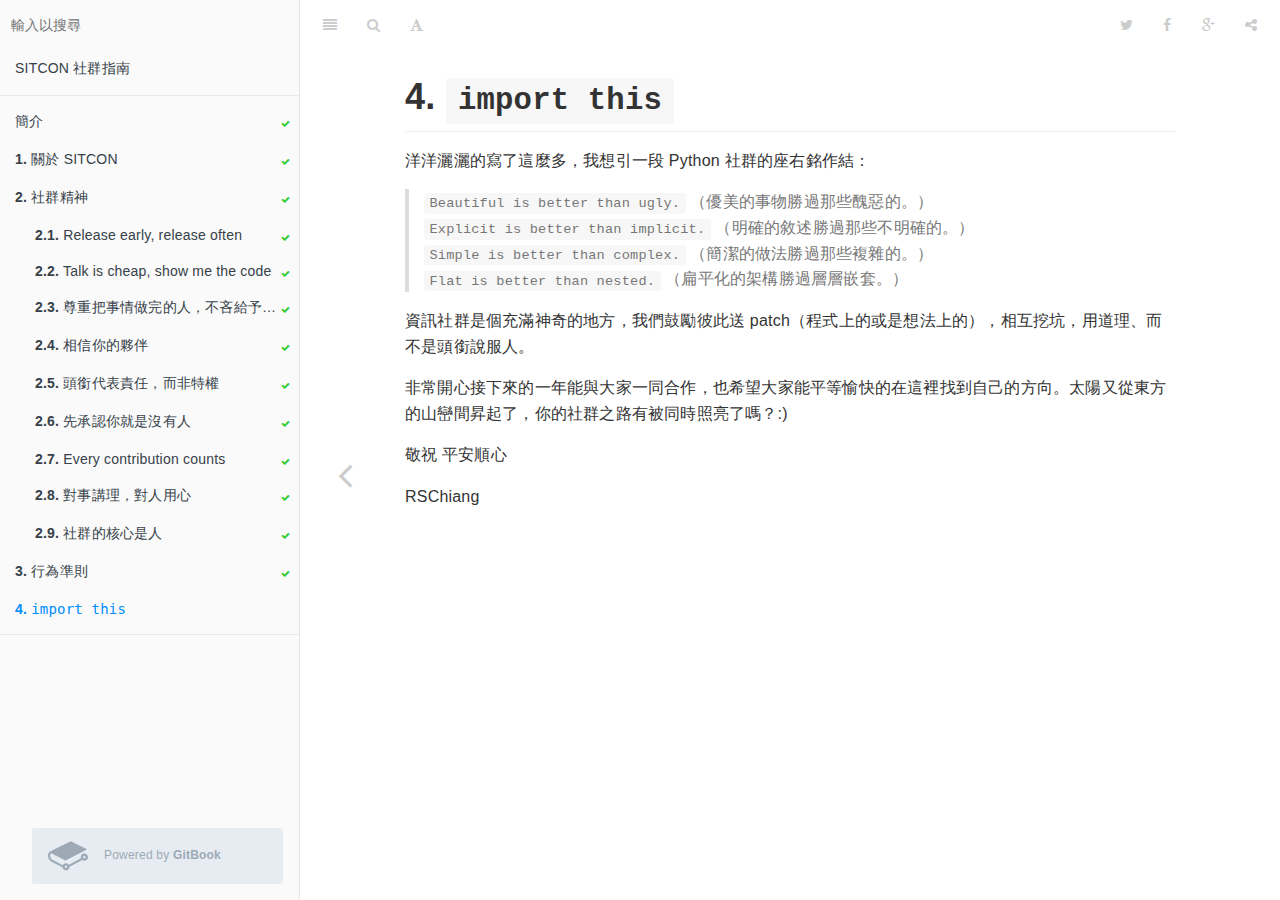
<file: Ch4-ImportThis.html>
<!DOCTYPE html><html lang="zh-Hant-TW"><head>

        <meta charset="UTF-8">
        <meta http-equiv="X-UA-Compatible" content="IE=edge">
        <title>import this | SITCON &#x793E;&#x7FA4;&#x6307;&#x5357;</title>
        <meta content="text/html; charset=utf-8" http-equiv="Content-Type">
        <meta name="description" content>
        <meta name="generator" content="GitBook 2.4.3">
        <meta name="author" content="Poren Chiang">

        <meta name="HandheldFriendly" content="true">
        <meta name="viewport" content="width=device-width, initial-scale=1, user-scalable=no">
        <meta name="apple-mobile-web-app-capable" content="yes">
        <meta name="apple-mobile-web-app-status-bar-style" content="black">
        <link rel="apple-touch-icon-precomposed" sizes="152x152" href="gitbook/images/apple-touch-icon-precomposed-152.png">
        <link rel="shortcut icon" href="https://gstatic.gitbook.com/images/b1c4c86ca817a71628d2debe73be9a64.ico" type="image/x-icon">

    <link rel="stylesheet" href="gitbook/style.css">


        <link rel="stylesheet" href="gitbook/plugins/gitbook-plugin-highlight/website.css">








    <link rel="prev" href="./Ch3-CodeOfConduct.html">




</head>
    <body>


    <div class="book" data-level="4" data-basepath="." data-revision="Mon Oct 26 2015 10:32:49 GMT+0000 (UTC)">


<div class="book-summary">
    <div class="book-search" role="search">
        <input type="text" placeholder="&#x8F38;&#x5165;&#x4EE5;&#x641C;&#x5C0B;" class="form-control">
    </div>
    <nav role="navigation">
        <ul class="summary">




                <li>
                    <a href="https://rschiang.github.io/sitcon-guide/" target="blank" class="custom-link">SITCON &#x793E;&#x7FA4;&#x6307;&#x5357;</a>
                </li>




            <li class="divider"></li>




        <li class="chapter " data-level="0" data-path="index.html">


                    <a href="./index.html">

                        <i class="fa fa-check"></i>

                        &#x7C21;&#x4ECB;
                    </a>


        </li>

        <li class="chapter " data-level="1" data-path="Ch1-AboutSITCON.html">


                    <a href="./Ch1-AboutSITCON.html">

                        <i class="fa fa-check"></i>

                            <b>1.</b>

                        &#x95DC;&#x65BC; SITCON
                    </a>


        </li>

        <li class="chapter " data-level="2" data-path="Ch2-CommunitySpirit.html">


                    <a href="./Ch2-CommunitySpirit.html">

                        <i class="fa fa-check"></i>

                            <b>2.</b>

                        &#x793E;&#x7FA4;&#x7CBE;&#x795E;
                    </a>


            <ul class="articles">


        <li class="chapter " data-level="2.1" data-path="Ch2.1-ReleaseEarly.html">


                    <a href="./Ch2.1-ReleaseEarly.html">

                        <i class="fa fa-check"></i>

                            <b>2.1.</b>

                        Release early, release often
                    </a>


        </li>

        <li class="chapter " data-level="2.2" data-path="Ch2.2-TalkIsCheap.html">


                    <a href="./Ch2.2-TalkIsCheap.html">

                        <i class="fa fa-check"></i>

                            <b>2.2.</b>

                        Talk is cheap, show me the code
                    </a>


        </li>

        <li class="chapter " data-level="2.3" data-path="Ch2.3-RespectFillers.html">


                    <a href="./Ch2.3-RespectFillers.html">

                        <i class="fa fa-check"></i>

                            <b>2.3.</b>

                        &#x5C0A;&#x91CD;&#x628A;&#x4E8B;&#x60C5;&#x505A;&#x5B8C;&#x7684;&#x4EBA;&#xFF0C;&#x4E0D;&#x541D;&#x7D66;&#x4E88;&#x9F13;&#x52F5;&#x8207;&#x8B9A;&#x7F8E;
                    </a>


        </li>

        <li class="chapter " data-level="2.4" data-path="Ch2.4-TrustYourPartner.html">


                    <a href="./Ch2.4-TrustYourPartner.html">

                        <i class="fa fa-check"></i>

                            <b>2.4.</b>

                        &#x76F8;&#x4FE1;&#x4F60;&#x7684;&#x5925;&#x4F34;
                    </a>


        </li>

        <li class="chapter " data-level="2.5" data-path="Ch2.5-TitleMyth.html">


                    <a href="./Ch2.5-TitleMyth.html">

                        <i class="fa fa-check"></i>

                            <b>2.5.</b>

                        &#x982D;&#x929C;&#x4EE3;&#x8868;&#x8CAC;&#x4EFB;&#xFF0C;&#x800C;&#x975E;&#x7279;&#x6B0A;
                    </a>


        </li>

        <li class="chapter " data-level="2.6" data-path="Ch2.6-Nobody.html">


                    <a href="./Ch2.6-Nobody.html">

                        <i class="fa fa-check"></i>

                            <b>2.6.</b>

                        &#x5148;&#x627F;&#x8A8D;&#x4F60;&#x5C31;&#x662F;&#x6C92;&#x6709;&#x4EBA;
                    </a>


        </li>

        <li class="chapter " data-level="2.7" data-path="Ch2.7-EveryOneCounts.html">


                    <a href="./Ch2.7-EveryOneCounts.html">

                        <i class="fa fa-check"></i>

                            <b>2.7.</b>

                        Every contribution counts
                    </a>


        </li>

        <li class="chapter " data-level="2.8" data-path="Ch2.8-RationAndCompassion.html">


                    <a href="./Ch2.8-RationAndCompassion.html">

                        <i class="fa fa-check"></i>

                            <b>2.8.</b>

                        &#x5C0D;&#x4E8B;&#x8B1B;&#x7406;&#xFF0C;&#x5C0D;&#x4EBA;&#x7528;&#x5FC3;
                    </a>


        </li>

        <li class="chapter " data-level="2.9" data-path="Ch2.9-People.html">


                    <a href="./Ch2.9-People.html">

                        <i class="fa fa-check"></i>

                            <b>2.9.</b>

                        &#x793E;&#x7FA4;&#x7684;&#x6838;&#x5FC3;&#x662F;&#x4EBA;
                    </a>


        </li>


            </ul>

        </li>

        <li class="chapter " data-level="3" data-path="Ch3-CodeOfConduct.html">


                    <a href="./Ch3-CodeOfConduct.html">

                        <i class="fa fa-check"></i>

                            <b>3.</b>

                        &#x884C;&#x70BA;&#x6E96;&#x5247;
                    </a>


        </li>

        <li class="chapter active" data-level="4" data-path="Ch4-ImportThis.html">


                    <a href="./Ch4-ImportThis.html">

                        <i class="fa fa-check"></i>

                            <b>4.</b>

                        <code>import this</code>
                    </a>


        </li>




            <li class="divider"></li>


        </ul>
    </nav>

<div class="gl-wrapper">
    <a class="gitbook-link" href="https://www.gitbook.com?utm_source=public_site_legacy&amp;utm_medium=referral&amp;utm_campaign=trademark&amp;utm_term=rschiang&amp;utm_content=powered_by" target="blank">
        <div class="tm-logo">
            <svg preserveAspectRatio="xMidYMid meet" height="1em" width="1em" fill="currentColor" viewBox="0 0 1067 769" xmlns="http://www.w3.org/2000/svg" stroke="none" class="icon-7f6730be--text-3f89f380"><g><path d="M480.026 640.677c17.205 0 31.2 13.997 31.2 31.194s-13.995 31.193-31.2 31.193c-17.197 0-31.193-13.996-31.193-31.193 0-17.197 13.996-31.194 31.193-31.194m489.93-193.226c-17.203 0-31.2-13.998-31.2-31.195 0-17.204 13.997-31.2 31.2-31.2 17.198 0 31.194 13.996 31.194 31.2 0 17.197-13.996 31.195-31.193 31.195m0-127.804c-53.269 0-96.609 43.34-96.609 96.609 0 10.373 1.723 20.702 5.123 30.741L559.328 616.879c-18.132-26.128-47.521-41.617-79.302-41.617-36.821 0-70.391 21.065-86.63 54.003L106.68 478.109c-30.288-15.927-52.965-65.817-50.56-111.223 1.248-23.687 9.438-42.071 21.897-49.17 7.916-4.493 17.436-4.099 27.526 1.188l1.916 1.01c75.96 40.022 324.6 170.981 335.063 175.844 16.157 7.47 25.14 10.5 52.659-2.547l513.958-267.3c7.53-2.844 16.315-10.062 16.315-21.023 0-15.205-15.72-21.199-15.765-21.199-29.218-14.018-74.163-35.054-117.987-55.57C798.033 84.26 691.861 34.547 645.23 10.132c-40.253-21.072-72.655-3.311-78.432.282l-11.227 5.555C345.727 119.743 64.898 258.826 48.911 268.553 20.278 285.973 2.547 320.679.252 363.768c-3.586 68.304 31.261 139.506 81.069 165.634l303.172 156.354c6.83 47.306 47.55 82.725 95.532 82.725 52.78 0 95.808-42.546 96.603-95.14L910.541 492.38c16.93 13.233 37.92 20.486 59.416 20.486 53.268 0 96.61-43.341 96.61-96.61s-43.342-96.61-96.61-96.61" fill-rule="evenodd"/></g></svg>
        </div>
        <div class="tm-content">
            <div class="tm-container">
                <span class="tm-text">
                    Powered by <b>GitBook</b>
                </span>
            </div>
        </div>
    </a>
</div></div>

    <div class="book-body">
        <div class="body-inner">
            <div class="book-header" role="navigation">
    <!-- Actions Left -->
    <a href="#" class="btn pull-left toggle-summary" aria-label="&#x76EE;&#x9304;"><i class="fa fa-align-justify"></i></a>
    <a href="#" class="btn pull-left toggle-search" aria-label="&#x641C;&#x5C0B;"><i class="fa fa-search"></i></a>

    <div id="font-settings-wrapper" class="dropdown pull-left">
        <a href="#" class="btn toggle-dropdown" aria-label="&#x5B57;&#x578B;&#x8A2D;&#x5B9A;"><i class="fa fa-font"></i>
        </a>
        <div class="dropdown-menu font-settings">
    <div class="dropdown-caret">
        <span class="caret-outer"></span>
        <span class="caret-inner"></span>
    </div>

    <div class="buttons">
        <button type="button" id="reduce-font-size" class="button size-2">A</button>
        <button type="button" id="enlarge-font-size" class="button size-2">A</button>
    </div>

    <div class="buttons font-family-list">
        <button type="button" data-font="0" class="button">&#x896F;&#x7DDA;&#x9AD4;</button>
        <button type="button" data-font="1" class="button">&#x7121;&#x896F;&#x7DDA;&#x9AD4;</button>
    </div>

    <div class="buttons color-theme-list">
        <button type="button" id="color-theme-preview-0" class="button size-3" data-theme="0">&#x767D;&#x8272;</button>
        <button type="button" id="color-theme-preview-1" class="button size-3" data-theme="1">&#x68D5;&#x8910;&#x8272;</button>
        <button type="button" id="color-theme-preview-2" class="button size-3" data-theme="2">&#x591C;&#x9593;</button>
    </div>
</div>

    </div>

    <!-- Actions Right -->

    <div class="dropdown pull-right">
        <a href="#" class="btn toggle-dropdown" aria-label="&#x5206;&#x4EAB;"><i class="fa fa-share-alt"></i>
        </a>
        <div class="dropdown-menu font-settings dropdown-left">
            <div class="dropdown-caret">
                <span class="caret-outer"></span>
                <span class="caret-inner"></span>
            </div>
            <div class="buttons">
                <button type="button" data-sharing="twitter" class="button">
                    &#x5206;&#x4EAB;&#x81F3; Twitter
                </button>
                <button type="button" data-sharing="google-plus" class="button">
                    &#x5206;&#x4EAB;&#x81F3; Google
                </button>
                <button type="button" data-sharing="facebook" class="button">
                    &#x5206;&#x4EAB;&#x81F3; Facebook
                </button>
                <button type="button" data-sharing="weibo" class="button">
                    &#x5206;&#x4EAB;&#x81F3; Weibo
                </button>
                <button type="button" data-sharing="instapaper" class="button">
                    &#x5206;&#x4EAB;&#x81F3; Instapaper
                </button>
            </div>
        </div>
    </div>



    <a href="#" target="_blank" class="btn pull-right google-plus-sharing-link sharing-link" data-sharing="google-plus" aria-label="Google"><i class="fa fa-google-plus"></i></a>


    <a href="#" target="_blank" class="btn pull-right facebook-sharing-link sharing-link" data-sharing="facebook" aria-label="Facebook"><i class="fa fa-facebook"></i></a>


    <a href="#" target="_blank" class="btn pull-right twitter-sharing-link sharing-link" data-sharing="twitter" aria-label="Twitter"><i class="fa fa-twitter"></i></a>





    <!-- Title -->
    <h1>
        <i class="fa fa-circle-o-notch fa-spin"></i>
        <a href="./">SITCON &#x793E;&#x7FA4;&#x6307;&#x5357;</a>
    </h1>
</div>

            <div class="page-wrapper" tabindex="-1" role="main">
                <div class="page-inner">


                    <section class="normal" id="section-">

                        <h1 id="4-import-this">4. <code>import this</code></h1>
<p>&#x6D0B;&#x6D0B;&#x7051;&#x7051;&#x7684;&#x5BEB;&#x4E86;&#x9019;&#x9EBC;&#x591A;&#xFF0C;&#x6211;&#x60F3;&#x5F15;&#x4E00;&#x6BB5; Python &#x793E;&#x7FA4;&#x7684;&#x5EA7;&#x53F3;&#x9298;&#x4F5C;&#x7D50;&#xFF1A;</p>
<blockquote>
<p><code>Beautiful is better than ugly.</code>
&#xFF08;&#x512A;&#x7F8E;&#x7684;&#x4E8B;&#x7269;&#x52DD;&#x904E;&#x90A3;&#x4E9B;&#x919C;&#x60E1;&#x7684;&#x3002;&#xFF09;<br><code>Explicit is better than implicit.</code>
&#xFF08;&#x660E;&#x78BA;&#x7684;&#x6558;&#x8FF0;&#x52DD;&#x904E;&#x90A3;&#x4E9B;&#x4E0D;&#x660E;&#x78BA;&#x7684;&#x3002;&#xFF09;<br><code>Simple is better than complex.</code>
&#xFF08;&#x7C21;&#x6F54;&#x7684;&#x505A;&#x6CD5;&#x52DD;&#x904E;&#x90A3;&#x4E9B;&#x8907;&#x96DC;&#x7684;&#x3002;&#xFF09;<br><code>Flat is better than nested.</code>
&#xFF08;&#x6241;&#x5E73;&#x5316;&#x7684;&#x67B6;&#x69CB;&#x52DD;&#x904E;&#x5C64;&#x5C64;&#x5D4C;&#x5957;&#x3002;&#xFF09;  </p>
</blockquote>
<p>&#x8CC7;&#x8A0A;&#x793E;&#x7FA4;&#x662F;&#x500B;&#x5145;&#x6EFF;&#x795E;&#x5947;&#x7684;&#x5730;&#x65B9;&#xFF0C;&#x6211;&#x5011;&#x9F13;&#x52F5;&#x5F7C;&#x6B64;&#x9001; patch&#xFF08;&#x7A0B;&#x5F0F;&#x4E0A;&#x7684;&#x6216;&#x662F;&#x60F3;&#x6CD5;&#x4E0A;&#x7684;&#xFF09;&#xFF0C;&#x76F8;&#x4E92;&#x6316;&#x5751;&#xFF0C;&#x7528;&#x9053;&#x7406;&#x3001;&#x800C;&#x4E0D;&#x662F;&#x982D;&#x929C;&#x8AAA;&#x670D;&#x4EBA;&#x3002;</p>
<p>&#x975E;&#x5E38;&#x958B;&#x5FC3;&#x63A5;&#x4E0B;&#x4F86;&#x7684;&#x4E00;&#x5E74;&#x80FD;&#x8207;&#x5927;&#x5BB6;&#x4E00;&#x540C;&#x5408;&#x4F5C;&#xFF0C;&#x4E5F;&#x5E0C;&#x671B;&#x5927;&#x5BB6;&#x80FD;&#x5E73;&#x7B49;&#x6109;&#x5FEB;&#x7684;&#x5728;&#x9019;&#x88E1;&#x627E;&#x5230;&#x81EA;&#x5DF1;&#x7684;&#x65B9;&#x5411;&#x3002;&#x592A;&#x967D;&#x53C8;&#x5F9E;&#x6771;&#x65B9;&#x7684;&#x5C71;&#x5DD2;&#x9593;&#x6607;&#x8D77;&#x4E86;&#xFF0C;&#x4F60;&#x7684;&#x793E;&#x7FA4;&#x4E4B;&#x8DEF;&#x6709;&#x88AB;&#x540C;&#x6642;&#x7167;&#x4EAE;&#x4E86;&#x55CE;&#xFF1F;:)</p>
<p>&#x656C;&#x795D; &#x5E73;&#x5B89;&#x9806;&#x5FC3;</p>
<p>RSChiang</p>


                    </section>


                </div>
            </div>
        </div>


        <a href="./Ch3-CodeOfConduct.html" class="navigation navigation-prev navigation-unique" aria-label="&#x4E0A;&#x4E00;&#x9801;&#xFF1A;&#x884C;&#x70BA;&#x6E96;&#x5247;"><i class="fa fa-angle-left"></i></a>


    </div>
</div>


<script src="gitbook/app.js"></script>

<script>
require(["gitbook"], function(gitbook) {
    var config = {"fontSettings":{"theme":null,"family":"sans","size":2}};
    gitbook.start(config);
});
</script>





</body></html>
</file>
<file: gitbook/style.css>
article,aside,details,figcaption,figure,footer,header,hgroup,main,nav,section,summary{display:block}audio,canvas,video{display:inline-block}audio:not([controls]){display:none;height:0}[hidden]{display:none}html{font-family:sans-serif;-webkit-text-size-adjust:100%;-ms-text-size-adjust:100%}body{margin:0}a:focus{outline:thin dotted}a:active,a:hover{outline:0}h1{font-size:2em;margin:.67em 0}abbr[title]{border-bottom:1px dotted}b,strong{font-weight:bold}dfn{font-style:italic}hr{-moz-box-sizing:content-box;box-sizing:content-box;height:0}mark{background:#ff0;color:#000}code,kbd,pre,samp{font-family:monospace,serif;font-size:1em}pre{white-space:pre-wrap}q{quotes:"\201C" "\201D" "\2018" "\2019"}small{font-size:80%}sub,sup{font-size:75%;line-height:0;position:relative;vertical-align:baseline}sup{top:-0.5em}sub{bottom:-0.25em}img{border:0}svg:not(:root){overflow:hidden}figure{margin:0}fieldset{border:1px solid #c0c0c0;margin:0 2px;padding:.35em .625em .75em}legend{border:0;padding:0}button,input,select,textarea{font-family:inherit;font-size:100%;margin:0}button,input{line-height:normal}button,select{text-transform:none}button,html input[type="button"],input[type="reset"],input[type="submit"]{-webkit-appearance:button;cursor:pointer}button[disabled],html input[disabled]{cursor:default}input[type="checkbox"],input[type="radio"]{box-sizing:border-box;padding:0}input[type="search"]{-webkit-appearance:textfield;-moz-box-sizing:content-box;-webkit-box-sizing:content-box;box-sizing:content-box}input[type="search"]::-webkit-search-cancel-button,input[type="search"]::-webkit-search-decoration{-webkit-appearance:none}button::-moz-focus-inner,input::-moz-focus-inner{border:0;padding:0}textarea{overflow:auto;vertical-align:top}table{border-collapse:collapse;border-spacing:0}@font-face{font-family:'FontAwesome';src:url('./fonts/fontawesome/fontawesome-webfont.eot?v=4.1.0');src:url('./fonts/fontawesome/fontawesome-webfont.eot?#iefix&v=4.1.0') format('embedded-opentype'),url('./fonts/fontawesome/fontawesome-webfont.woff?v=4.1.0') format('woff'),url('./fonts/fontawesome/fontawesome-webfont.ttf?v=4.1.0') format('truetype'),url('./fonts/fontawesome/fontawesome-webfont.svg?v=4.1.0#fontawesomeregular') format('svg');font-weight:normal;font-style:normal}.fa{display:inline-block;font-family:FontAwesome;font-style:normal;font-weight:normal;line-height:1;-webkit-font-smoothing:antialiased;-moz-osx-font-smoothing:grayscale}.fa-lg{font-size:1.3333333333333333em;line-height:.75em;vertical-align:-15%}.fa-2x{font-size:2em}.fa-3x{font-size:3em}.fa-4x{font-size:4em}.fa-5x{font-size:5em}.fa-fw{width:1.2857142857142858em;text-align:center}.fa-ul{padding-left:0;margin-left:2.142857142857143em;list-style-type:none}.fa-ul>li{position:relative}.fa-li{position:absolute;left:-2.142857142857143em;width:2.142857142857143em;top:.14285714285714285em;text-align:center}.fa-li.fa-lg{left:-1.8571428571428572em}.fa-border{padding:.2em .25em .15em;border:solid .08em #eee;border-radius:.1em}.pull-right{float:right}.pull-left{float:left}.fa.pull-left{margin-right:.3em}.fa.pull-right{margin-left:.3em}.fa-spin{-webkit-animation:spin 2s infinite linear;-moz-animation:spin 2s infinite linear;-o-animation:spin 2s infinite linear;animation:spin 2s infinite linear}@-moz-keyframes spin{0%{-moz-transform:rotate(0deg)}100%{-moz-transform:rotate(359deg)}}@-webkit-keyframes spin{0%{-webkit-transform:rotate(0deg)}100%{-webkit-transform:rotate(359deg)}}@-o-keyframes spin{0%{-o-transform:rotate(0deg)}100%{-o-transform:rotate(359deg)}}@keyframes spin{0%{-webkit-transform:rotate(0deg);transform:rotate(0deg)}100%{-webkit-transform:rotate(359deg);transform:rotate(359deg)}}.fa-rotate-90{filter:progid:DXImageTransform.Microsoft.BasicImage(rotation=1);-webkit-transform:rotate(90deg);-moz-transform:rotate(90deg);-ms-transform:rotate(90deg);-o-transform:rotate(90deg);transform:rotate(90deg)}.fa-rotate-180{filter:progid:DXImageTransform.Microsoft.BasicImage(rotation=2);-webkit-transform:rotate(180deg);-moz-transform:rotate(180deg);-ms-transform:rotate(180deg);-o-transform:rotate(180deg);transform:rotate(180deg)}.fa-rotate-270{filter:progid:DXImageTransform.Microsoft.BasicImage(rotation=3);-webkit-transform:rotate(270deg);-moz-transform:rotate(270deg);-ms-transform:rotate(270deg);-o-transform:rotate(270deg);transform:rotate(270deg)}.fa-flip-horizontal{filter:progid:DXImageTransform.Microsoft.BasicImage(rotation=0,mirror=1);-webkit-transform:scale(-1,1);-moz-transform:scale(-1,1);-ms-transform:scale(-1,1);-o-transform:scale(-1,1);transform:scale(-1,1)}.fa-flip-vertical{filter:progid:DXImageTransform.Microsoft.BasicImage(rotation=2,mirror=1);-webkit-transform:scale(1,-1);-moz-transform:scale(1,-1);-ms-transform:scale(1,-1);-o-transform:scale(1,-1);transform:scale(1,-1)}.fa-stack{position:relative;display:inline-block;width:2em;height:2em;line-height:2em;vertical-align:middle}.fa-stack-1x,.fa-stack-2x{position:absolute;left:0;width:100%;text-align:center}.fa-stack-1x{line-height:inherit}.fa-stack-2x{font-size:2em}.fa-inverse{color:#fff}.fa-glass:before{content:"\f000"}.fa-music:before{content:"\f001"}.fa-search:before{content:"\f002"}.fa-envelope-o:before{content:"\f003"}.fa-heart:before{content:"\f004"}.fa-star:before{content:"\f005"}.fa-star-o:before{content:"\f006"}.fa-user:before{content:"\f007"}.fa-film:before{content:"\f008"}.fa-th-large:before{content:"\f009"}.fa-th:before{content:"\f00a"}.fa-th-list:before{content:"\f00b"}.fa-check:before{content:"\f00c"}.fa-times:before{content:"\f00d"}.fa-search-plus:before{content:"\f00e"}.fa-search-minus:before{content:"\f010"}.fa-power-off:before{content:"\f011"}.fa-signal:before{content:"\f012"}.fa-gear:before,.fa-cog:before{content:"\f013"}.fa-trash-o:before{content:"\f014"}.fa-home:before{content:"\f015"}.fa-file-o:before{content:"\f016"}.fa-clock-o:before{content:"\f017"}.fa-road:before{content:"\f018"}.fa-download:before{content:"\f019"}.fa-arrow-circle-o-down:before{content:"\f01a"}.fa-arrow-circle-o-up:before{content:"\f01b"}.fa-inbox:before{content:"\f01c"}.fa-play-circle-o:before{content:"\f01d"}.fa-rotate-right:before,.fa-repeat:before{content:"\f01e"}.fa-refresh:before{content:"\f021"}.fa-list-alt:before{content:"\f022"}.fa-lock:before{content:"\f023"}.fa-flag:before{content:"\f024"}.fa-headphones:before{content:"\f025"}.fa-volume-off:before{content:"\f026"}.fa-volume-down:before{content:"\f027"}.fa-volume-up:before{content:"\f028"}.fa-qrcode:before{content:"\f029"}.fa-barcode:before{content:"\f02a"}.fa-tag:before{content:"\f02b"}.fa-tags:before{content:"\f02c"}.fa-book:before{content:"\f02d"}.fa-bookmark:before{content:"\f02e"}.fa-print:before{content:"\f02f"}.fa-camera:before{content:"\f030"}.fa-font:before{content:"\f031"}.fa-bold:before{content:"\f032"}.fa-italic:before{content:"\f033"}.fa-text-height:before{content:"\f034"}.fa-text-width:before{content:"\f035"}.fa-align-left:before{content:"\f036"}.fa-align-center:before{content:"\f037"}.fa-align-right:before{content:"\f038"}.fa-align-justify:before{content:"\f039"}.fa-list:before{content:"\f03a"}.fa-dedent:before,.fa-outdent:before{content:"\f03b"}.fa-indent:before{content:"\f03c"}.fa-video-camera:before{content:"\f03d"}.fa-photo:before,.fa-image:before,.fa-picture-o:before{content:"\f03e"}.fa-pencil:before{content:"\f040"}.fa-map-marker:before{content:"\f041"}.fa-adjust:before{content:"\f042"}.fa-tint:before{content:"\f043"}.fa-edit:before,.fa-pencil-square-o:before{content:"\f044"}.fa-share-square-o:before{content:"\f045"}.fa-check-square-o:before{content:"\f046"}.fa-arrows:before{content:"\f047"}.fa-step-backward:before{content:"\f048"}.fa-fast-backward:before{content:"\f049"}.fa-backward:before{content:"\f04a"}.fa-play:before{content:"\f04b"}.fa-pause:before{content:"\f04c"}.fa-stop:before{content:"\f04d"}.fa-forward:before{content:"\f04e"}.fa-fast-forward:before{content:"\f050"}.fa-step-forward:before{content:"\f051"}.fa-eject:before{content:"\f052"}.fa-chevron-left:before{content:"\f053"}.fa-chevron-right:before{content:"\f054"}.fa-plus-circle:before{content:"\f055"}.fa-minus-circle:before{content:"\f056"}.fa-times-circle:before{content:"\f057"}.fa-check-circle:before{content:"\f058"}.fa-question-circle:before{content:"\f059"}.fa-info-circle:before{content:"\f05a"}.fa-crosshairs:before{content:"\f05b"}.fa-times-circle-o:before{content:"\f05c"}.fa-check-circle-o:before{content:"\f05d"}.fa-ban:before{content:"\f05e"}.fa-arrow-left:before{content:"\f060"}.fa-arrow-right:before{content:"\f061"}.fa-arrow-up:before{content:"\f062"}.fa-arrow-down:before{content:"\f063"}.fa-mail-forward:before,.fa-share:before{content:"\f064"}.fa-expand:before{content:"\f065"}.fa-compress:before{content:"\f066"}.fa-plus:before{content:"\f067"}.fa-minus:before{content:"\f068"}.fa-asterisk:before{content:"\f069"}.fa-exclamation-circle:before{content:"\f06a"}.fa-gift:before{content:"\f06b"}.fa-leaf:before{content:"\f06c"}.fa-fire:before{content:"\f06d"}.fa-eye:before{content:"\f06e"}.fa-eye-slash:before{content:"\f070"}.fa-warning:before,.fa-exclamation-triangle:before{content:"\f071"}.fa-plane:before{content:"\f072"}.fa-calendar:before{content:"\f073"}.fa-random:before{content:"\f074"}.fa-comment:before{content:"\f075"}.fa-magnet:before{content:"\f076"}.fa-chevron-up:before{content:"\f077"}.fa-chevron-down:before{content:"\f078"}.fa-retweet:before{content:"\f079"}.fa-shopping-cart:before{content:"\f07a"}.fa-folder:before{content:"\f07b"}.fa-folder-open:before{content:"\f07c"}.fa-arrows-v:before{content:"\f07d"}.fa-arrows-h:before{content:"\f07e"}.fa-bar-chart-o:before{content:"\f080"}.fa-twitter-square:before{content:"\f081"}.fa-facebook-square:before{content:"\f082"}.fa-camera-retro:before{content:"\f083"}.fa-key:before{content:"\f084"}.fa-gears:before,.fa-cogs:before{content:"\f085"}.fa-comments:before{content:"\f086"}.fa-thumbs-o-up:before{content:"\f087"}.fa-thumbs-o-down:before{content:"\f088"}.fa-star-half:before{content:"\f089"}.fa-heart-o:before{content:"\f08a"}.fa-sign-out:before{content:"\f08b"}.fa-linkedin-square:before{content:"\f08c"}.fa-thumb-tack:before{content:"\f08d"}.fa-external-link:before{content:"\f08e"}.fa-sign-in:before{content:"\f090"}.fa-trophy:before{content:"\f091"}.fa-github-square:before{content:"\f092"}.fa-upload:before{content:"\f093"}.fa-lemon-o:before{content:"\f094"}.fa-phone:before{content:"\f095"}.fa-square-o:before{content:"\f096"}.fa-bookmark-o:before{content:"\f097"}.fa-phone-square:before{content:"\f098"}.fa-twitter:before{content:"\f099"}.fa-facebook:before{content:"\f09a"}.fa-github:before{content:"\f09b"}.fa-unlock:before{content:"\f09c"}.fa-credit-card:before{content:"\f09d"}.fa-rss:before{content:"\f09e"}.fa-hdd-o:before{content:"\f0a0"}.fa-bullhorn:before{content:"\f0a1"}.fa-bell:before{content:"\f0f3"}.fa-certificate:before{content:"\f0a3"}.fa-hand-o-right:before{content:"\f0a4"}.fa-hand-o-left:before{content:"\f0a5"}.fa-hand-o-up:before{content:"\f0a6"}.fa-hand-o-down:before{content:"\f0a7"}.fa-arrow-circle-left:before{content:"\f0a8"}.fa-arrow-circle-right:before{content:"\f0a9"}.fa-arrow-circle-up:before{content:"\f0aa"}.fa-arrow-circle-down:before{content:"\f0ab"}.fa-globe:before{content:"\f0ac"}.fa-wrench:before{content:"\f0ad"}.fa-tasks:before{content:"\f0ae"}.fa-filter:before{content:"\f0b0"}.fa-briefcase:before{content:"\f0b1"}.fa-arrows-alt:before{content:"\f0b2"}.fa-group:before,.fa-users:before{content:"\f0c0"}.fa-chain:before,.fa-link:before{content:"\f0c1"}.fa-cloud:before{content:"\f0c2"}.fa-flask:before{content:"\f0c3"}.fa-cut:before,.fa-scissors:before{content:"\f0c4"}.fa-copy:before,.fa-files-o:before{content:"\f0c5"}.fa-paperclip:before{content:"\f0c6"}.fa-save:before,.fa-floppy-o:before{content:"\f0c7"}.fa-square:before{content:"\f0c8"}.fa-navicon:before,.fa-reorder:before,.fa-bars:before{content:"\f0c9"}.fa-list-ul:before{content:"\f0ca"}.fa-list-ol:before{content:"\f0cb"}.fa-strikethrough:before{content:"\f0cc"}.fa-underline:before{content:"\f0cd"}.fa-table:before{content:"\f0ce"}.fa-magic:before{content:"\f0d0"}.fa-truck:before{content:"\f0d1"}.fa-pinterest:before{content:"\f0d2"}.fa-pinterest-square:before{content:"\f0d3"}.fa-google-plus-square:before{content:"\f0d4"}.fa-google-plus:before{content:"\f0d5"}.fa-money:before{content:"\f0d6"}.fa-caret-down:before{content:"\f0d7"}.fa-caret-up:before{content:"\f0d8"}.fa-caret-left:before{content:"\f0d9"}.fa-caret-right:before{content:"\f0da"}.fa-columns:before{content:"\f0db"}.fa-unsorted:before,.fa-sort:before{content:"\f0dc"}.fa-sort-down:before,.fa-sort-desc:before{content:"\f0dd"}.fa-sort-up:before,.fa-sort-asc:before{content:"\f0de"}.fa-envelope:before{content:"\f0e0"}.fa-linkedin:before{content:"\f0e1"}.fa-rotate-left:before,.fa-undo:before{content:"\f0e2"}.fa-legal:before,.fa-gavel:before{content:"\f0e3"}.fa-dashboard:before,.fa-tachometer:before{content:"\f0e4"}.fa-comment-o:before{content:"\f0e5"}.fa-comments-o:before{content:"\f0e6"}.fa-flash:before,.fa-bolt:before{content:"\f0e7"}.fa-sitemap:before{content:"\f0e8"}.fa-umbrella:before{content:"\f0e9"}.fa-paste:before,.fa-clipboard:before{content:"\f0ea"}.fa-lightbulb-o:before{content:"\f0eb"}.fa-exchange:before{content:"\f0ec"}.fa-cloud-download:before{content:"\f0ed"}.fa-cloud-upload:before{content:"\f0ee"}.fa-user-md:before{content:"\f0f0"}.fa-stethoscope:before{content:"\f0f1"}.fa-suitcase:before{content:"\f0f2"}.fa-bell-o:before{content:"\f0a2"}.fa-coffee:before{content:"\f0f4"}.fa-cutlery:before{content:"\f0f5"}.fa-file-text-o:before{content:"\f0f6"}.fa-building-o:before{content:"\f0f7"}.fa-hospital-o:before{content:"\f0f8"}.fa-ambulance:before{content:"\f0f9"}.fa-medkit:before{content:"\f0fa"}.fa-fighter-jet:before{content:"\f0fb"}.fa-beer:before{content:"\f0fc"}.fa-h-square:before{content:"\f0fd"}.fa-plus-square:before{content:"\f0fe"}.fa-angle-double-left:before{content:"\f100"}.fa-angle-double-right:before{content:"\f101"}.fa-angle-double-up:before{content:"\f102"}.fa-angle-double-down:before{content:"\f103"}.fa-angle-left:before{content:"\f104"}.fa-angle-right:before{content:"\f105"}.fa-angle-up:before{content:"\f106"}.fa-angle-down:before{content:"\f107"}.fa-desktop:before{content:"\f108"}.fa-laptop:before{content:"\f109"}.fa-tablet:before{content:"\f10a"}.fa-mobile-phone:before,.fa-mobile:before{content:"\f10b"}.fa-circle-o:before{content:"\f10c"}.fa-quote-left:before{content:"\f10d"}.fa-quote-right:before{content:"\f10e"}.fa-spinner:before{content:"\f110"}.fa-circle:before{content:"\f111"}.fa-mail-reply:before,.fa-reply:before{content:"\f112"}.fa-github-alt:before{content:"\f113"}.fa-folder-o:before{content:"\f114"}.fa-folder-open-o:before{content:"\f115"}.fa-smile-o:before{content:"\f118"}.fa-frown-o:before{content:"\f119"}.fa-meh-o:before{content:"\f11a"}.fa-gamepad:before{content:"\f11b"}.fa-keyboard-o:before{content:"\f11c"}.fa-flag-o:before{content:"\f11d"}.fa-flag-checkered:before{content:"\f11e"}.fa-terminal:before{content:"\f120"}.fa-code:before{content:"\f121"}.fa-mail-reply-all:before,.fa-reply-all:before{content:"\f122"}.fa-star-half-empty:before,.fa-star-half-full:before,.fa-star-half-o:before{content:"\f123"}.fa-location-arrow:before{content:"\f124"}.fa-crop:before{content:"\f125"}.fa-code-fork:before{content:"\f126"}.fa-unlink:before,.fa-chain-broken:before{content:"\f127"}.fa-question:before{content:"\f128"}.fa-info:before{content:"\f129"}.fa-exclamation:before{content:"\f12a"}.fa-superscript:before{content:"\f12b"}.fa-subscript:before{content:"\f12c"}.fa-eraser:before{content:"\f12d"}.fa-puzzle-piece:before{content:"\f12e"}.fa-microphone:before{content:"\f130"}.fa-microphone-slash:before{content:"\f131"}.fa-shield:before{content:"\f132"}.fa-calendar-o:before{content:"\f133"}.fa-fire-extinguisher:before{content:"\f134"}.fa-rocket:before{content:"\f135"}.fa-maxcdn:before{content:"\f136"}.fa-chevron-circle-left:before{content:"\f137"}.fa-chevron-circle-right:before{content:"\f138"}.fa-chevron-circle-up:before{content:"\f139"}.fa-chevron-circle-down:before{content:"\f13a"}.fa-html5:before{content:"\f13b"}.fa-css3:before{content:"\f13c"}.fa-anchor:before{content:"\f13d"}.fa-unlock-alt:before{content:"\f13e"}.fa-bullseye:before{content:"\f140"}.fa-ellipsis-h:before{content:"\f141"}.fa-ellipsis-v:before{content:"\f142"}.fa-rss-square:before{content:"\f143"}.fa-play-circle:before{content:"\f144"}.fa-ticket:before{content:"\f145"}.fa-minus-square:before{content:"\f146"}.fa-minus-square-o:before{content:"\f147"}.fa-level-up:before{content:"\f148"}.fa-level-down:before{content:"\f149"}.fa-check-square:before{content:"\f14a"}.fa-pencil-square:before{content:"\f14b"}.fa-external-link-square:before{content:"\f14c"}.fa-share-square:before{content:"\f14d"}.fa-compass:before{content:"\f14e"}.fa-toggle-down:before,.fa-caret-square-o-down:before{content:"\f150"}.fa-toggle-up:before,.fa-caret-square-o-up:before{content:"\f151"}.fa-toggle-right:before,.fa-caret-square-o-right:before{content:"\f152"}.fa-euro:before,.fa-eur:before{content:"\f153"}.fa-gbp:before{content:"\f154"}.fa-dollar:before,.fa-usd:before{content:"\f155"}.fa-rupee:before,.fa-inr:before{content:"\f156"}.fa-cny:before,.fa-rmb:before,.fa-yen:before,.fa-jpy:before{content:"\f157"}.fa-ruble:before,.fa-rouble:before,.fa-rub:before{content:"\f158"}.fa-won:before,.fa-krw:before{content:"\f159"}.fa-bitcoin:before,.fa-btc:before{content:"\f15a"}.fa-file:before{content:"\f15b"}.fa-file-text:before{content:"\f15c"}.fa-sort-alpha-asc:before{content:"\f15d"}.fa-sort-alpha-desc:before{content:"\f15e"}.fa-sort-amount-asc:before{content:"\f160"}.fa-sort-amount-desc:before{content:"\f161"}.fa-sort-numeric-asc:before{content:"\f162"}.fa-sort-numeric-desc:before{content:"\f163"}.fa-thumbs-up:before{content:"\f164"}.fa-thumbs-down:before{content:"\f165"}.fa-youtube-square:before{content:"\f166"}.fa-youtube:before{content:"\f167"}.fa-xing:before{content:"\f168"}.fa-xing-square:before{content:"\f169"}.fa-youtube-play:before{content:"\f16a"}.fa-dropbox:before{content:"\f16b"}.fa-stack-overflow:before{content:"\f16c"}.fa-instagram:before{content:"\f16d"}.fa-flickr:before{content:"\f16e"}.fa-adn:before{content:"\f170"}.fa-bitbucket:before{content:"\f171"}.fa-bitbucket-square:before{content:"\f172"}.fa-tumblr:before{content:"\f173"}.fa-tumblr-square:before{content:"\f174"}.fa-long-arrow-down:before{content:"\f175"}.fa-long-arrow-up:before{content:"\f176"}.fa-long-arrow-left:before{content:"\f177"}.fa-long-arrow-right:before{content:"\f178"}.fa-apple:before{content:"\f179"}.fa-windows:before{content:"\f17a"}.fa-android:before{content:"\f17b"}.fa-linux:before{content:"\f17c"}.fa-dribbble:before{content:"\f17d"}.fa-skype:before{content:"\f17e"}.fa-foursquare:before{content:"\f180"}.fa-trello:before{content:"\f181"}.fa-female:before{content:"\f182"}.fa-male:before{content:"\f183"}.fa-gittip:before{content:"\f184"}.fa-sun-o:before{content:"\f185"}.fa-moon-o:before{content:"\f186"}.fa-archive:before{content:"\f187"}.fa-bug:before{content:"\f188"}.fa-vk:before{content:"\f189"}.fa-weibo:before{content:"\f18a"}.fa-renren:before{content:"\f18b"}.fa-pagelines:before{content:"\f18c"}.fa-stack-exchange:before{content:"\f18d"}.fa-arrow-circle-o-right:before{content:"\f18e"}.fa-arrow-circle-o-left:before{content:"\f190"}.fa-toggle-left:before,.fa-caret-square-o-left:before{content:"\f191"}.fa-dot-circle-o:before{content:"\f192"}.fa-wheelchair:before{content:"\f193"}.fa-vimeo-square:before{content:"\f194"}.fa-turkish-lira:before,.fa-try:before{content:"\f195"}.fa-plus-square-o:before{content:"\f196"}.fa-space-shuttle:before{content:"\f197"}.fa-slack:before{content:"\f198"}.fa-envelope-square:before{content:"\f199"}.fa-wordpress:before{content:"\f19a"}.fa-openid:before{content:"\f19b"}.fa-institution:before,.fa-bank:before,.fa-university:before{content:"\f19c"}.fa-mortar-board:before,.fa-graduation-cap:before{content:"\f19d"}.fa-yahoo:before{content:"\f19e"}.fa-google:before{content:"\f1a0"}.fa-reddit:before{content:"\f1a1"}.fa-reddit-square:before{content:"\f1a2"}.fa-stumbleupon-circle:before{content:"\f1a3"}.fa-stumbleupon:before{content:"\f1a4"}.fa-delicious:before{content:"\f1a5"}.fa-digg:before{content:"\f1a6"}.fa-pied-piper-square:before,.fa-pied-piper:before{content:"\f1a7"}.fa-pied-piper-alt:before{content:"\f1a8"}.fa-drupal:before{content:"\f1a9"}.fa-joomla:before{content:"\f1aa"}.fa-language:before{content:"\f1ab"}.fa-fax:before{content:"\f1ac"}.fa-building:before{content:"\f1ad"}.fa-child:before{content:"\f1ae"}.fa-paw:before{content:"\f1b0"}.fa-spoon:before{content:"\f1b1"}.fa-cube:before{content:"\f1b2"}.fa-cubes:before{content:"\f1b3"}.fa-behance:before{content:"\f1b4"}.fa-behance-square:before{content:"\f1b5"}.fa-steam:before{content:"\f1b6"}.fa-steam-square:before{content:"\f1b7"}.fa-recycle:before{content:"\f1b8"}.fa-automobile:before,.fa-car:before{content:"\f1b9"}.fa-cab:before,.fa-taxi:before{content:"\f1ba"}.fa-tree:before{content:"\f1bb"}.fa-spotify:before{content:"\f1bc"}.fa-deviantart:before{content:"\f1bd"}.fa-soundcloud:before{content:"\f1be"}.fa-database:before{content:"\f1c0"}.fa-file-pdf-o:before{content:"\f1c1"}.fa-file-word-o:before{content:"\f1c2"}.fa-file-excel-o:before{content:"\f1c3"}.fa-file-powerpoint-o:before{content:"\f1c4"}.fa-file-photo-o:before,.fa-file-picture-o:before,.fa-file-image-o:before{content:"\f1c5"}.fa-file-zip-o:before,.fa-file-archive-o:before{content:"\f1c6"}.fa-file-sound-o:before,.fa-file-audio-o:before{content:"\f1c7"}.fa-file-movie-o:before,.fa-file-video-o:before{content:"\f1c8"}.fa-file-code-o:before{content:"\f1c9"}.fa-vine:before{content:"\f1ca"}.fa-codepen:before{content:"\f1cb"}.fa-jsfiddle:before{content:"\f1cc"}.fa-life-bouy:before,.fa-life-saver:before,.fa-support:before,.fa-life-ring:before{content:"\f1cd"}.fa-circle-o-notch:before{content:"\f1ce"}.fa-ra:before,.fa-rebel:before{content:"\f1d0"}.fa-ge:before,.fa-empire:before{content:"\f1d1"}.fa-git-square:before{content:"\f1d2"}.fa-git:before{content:"\f1d3"}.fa-hacker-news:before{content:"\f1d4"}.fa-tencent-weibo:before{content:"\f1d5"}.fa-qq:before{content:"\f1d6"}.fa-wechat:before,.fa-weixin:before{content:"\f1d7"}.fa-send:before,.fa-paper-plane:before{content:"\f1d8"}.fa-send-o:before,.fa-paper-plane-o:before{content:"\f1d9"}.fa-history:before{content:"\f1da"}.fa-circle-thin:before{content:"\f1db"}.fa-header:before{content:"\f1dc"}.fa-paragraph:before{content:"\f1dd"}.fa-sliders:before{content:"\f1de"}.fa-share-alt:before{content:"\f1e0"}.fa-share-alt-square:before{content:"\f1e1"}.fa-bomb:before{content:"\f1e2"}.link-inherit{color:inherit}.link-inherit:hover,.link-inherit:focus{color:inherit}.hidden{display:none}.book-langs-index{width:100%;height:100%;padding:40px 0;margin:0;overflow:auto}@media(max-width:600px){.book-langs-index{padding:0}}.book-langs-index .inner{max-width:600px;width:100%;margin:0 auto;padding:30px;background:#fff;border-radius:3px}.book-langs-index .inner h3{margin:0}.book-langs-index .inner .languages{list-style:none;padding:20px 30px;margin-top:20px;border-top:1px solid #eee;*zoom:1}.book-langs-index .inner .languages:before,.book-langs-index .inner .languages:after{content:" ";display:table;line-height:0}.book-langs-index .inner .languages:after{clear:both}.book-langs-index .inner .languages li{width:50%;float:left;padding:10px 5px;font-size:16px}@media(max-width:600px){.book-langs-index .inner .languages li{width:100%;max-width:100%}}.book .book-header{font-family:"Helvetica Neue",Helvetica,Arial,sans-serif;overflow:visible;height:50px;padding:0 8px;z-index:2;font-size:.85em;color:#7e888b;background:transparent}.book .book-header .btn{display:block;height:50px;padding:0 15px;border-bottom:0;color:#ccc;text-transform:uppercase;line-height:50px;-webkit-box-shadow:none!important;box-shadow:none!important;position:relative;font-size:14px}.book .book-header .btn:hover{position:relative;text-decoration:none;color:#444;background:0}.book .book-header h1{margin:0;font-size:20px;font-weight:200;text-align:center;line-height:50px;opacity:0;-webkit-transition:opacity ease .4s;-moz-transition:opacity ease .4s;-o-transition:opacity ease .4s;transition:opacity ease .4s;padding-left:200px;padding-right:200px;-webkit-transition:opacity .2s ease;-moz-transition:opacity .2s ease;-o-transition:opacity .2s ease;transition:opacity .2s ease;overflow:hidden;text-overflow:ellipsis;white-space:nowrap}.book .book-header h1 a,.book .book-header h1 a:hover{color:inherit;text-decoration:none}@media(max-width:1000px){.book .book-header h1{display:none}}.book .book-header h1 i{display:none}.book .book-header:hover h1{opacity:1}.book.is-loading .book-header h1 i{display:inline-block}.book.is-loading .book-header h1 a{display:none}.book.color-theme-1 .book-header{color:#afa790;background:transparent}.book.color-theme-1 .book-header .btn{color:#afa790}.book.color-theme-1 .book-header .btn:hover{color:#73553c;background:0}.book.color-theme-1 .book-header h1{color:#704214}.book.color-theme-2 .book-header{color:#7e888b;background:transparent}.book.color-theme-2 .book-header .btn{color:#3b3f54}.book.color-theme-2 .book-header .btn:hover{color:#fffff5;background:0}.book.color-theme-2 .book-header h1{color:#bdcadb}.dropdown{position:relative}.dropdown-menu{position:absolute;top:100%;left:0;z-index:100;display:none;float:left;min-width:160px;padding:0;margin:2px 0 0;list-style:none;font-size:14px;background-color:#fafafa;border:1px solid rgba(0,0,0,0.07);border-radius:1px;-webkit-box-shadow:0 6px 12px rgba(0,0,0,0.175);box-shadow:0 6px 12px rgba(0,0,0,0.175);background-clip:padding-box}.dropdown-menu.open{display:block}.dropdown-menu.dropdown-left{left:auto;right:4%}.dropdown-menu.dropdown-left .dropdown-caret{right:14px;left:auto}.dropdown-menu .dropdown-caret{position:absolute;top:-8px;left:14px;width:18px;height:10px;float:left;overflow:hidden}.dropdown-menu .dropdown-caret .caret-outer{position:absolute;border-left:9px solid transparent;border-right:9px solid transparent;border-bottom:9px solid rgba(0,0,0,0.1);height:auto;left:0;top:0;width:auto;display:inline-block;margin-left:-1px}.dropdown-menu .dropdown-caret .caret-inner{position:absolute;display:inline-block;margin-top:-1px;top:0;top:1px;border-left:9px solid transparent;border-right:9px solid transparent;border-bottom:9px solid #fafafa}.dropdown-menu .buttons{*zoom:1;border-bottom:1px solid rgba(0,0,0,0.07)}.dropdown-menu .buttons:before,.dropdown-menu .buttons:after{content:" ";display:table;line-height:0}.dropdown-menu .buttons:after{clear:both}.dropdown-menu .buttons:last-child{border-bottom:0}.dropdown-menu .buttons .button{border:0;background-color:transparent;color:#a6a6a6;width:100%;text-align:center;float:left;line-height:1.428571429;padding:8px 4px}.dropdown-menu .buttons .button:hover{color:#444}.dropdown-menu .buttons .button:focus,.dropdown-menu .buttons .button:hover{outline:0}.dropdown-menu .buttons .button.size-2{width:50%}.dropdown-menu .buttons .button.size-3{width:33%}.color-theme-1 .dropdown-menu{background-color:#111;border-color:rgba(0,0,0,0.07)}.color-theme-1 .dropdown-menu .dropdown-caret .caret-inner{border-bottom:9px solid #111}.color-theme-1 .dropdown-menu .buttons{border-color:rgba(0,0,0,0.07)}.color-theme-1 .dropdown-menu .button{color:#afa790}.color-theme-1 .dropdown-menu .button:hover{color:#73553c}.color-theme-2 .dropdown-menu{background-color:#2d3143;border-color:#272a3a}.color-theme-2 .dropdown-menu .dropdown-caret .caret-inner{border-bottom:9px solid #2d3143}.color-theme-2 .dropdown-menu .buttons{border-color:#272a3a}.color-theme-2 .dropdown-menu .button{color:#62677f}.color-theme-2 .dropdown-menu .button:hover{color:#f4f4f5}.alert{padding:15px;margin-bottom:20px;color:#444;background:#eee;border-bottom:5px solid #ddd}.alert-success{background:#dff0d8;border-color:#d6e9c6;color:#3c763d}.alert-info{background:#d9edf7;border-color:#bce8f1;color:#31708f}.alert-danger{background:#f2dede;border-color:#ebccd1;color:#a94442}.alert-warning{background:#fcf8e3;border-color:#faebcc;color:#8a6d3b}.book .book-summary{font-family:"Helvetica Neue",Helvetica,Arial,sans-serif;position:absolute;top:0;left:-300px;bottom:0;z-index:1;width:300px;color:#364149;background:#fafafa;border-right:1px solid rgba(0,0,0,0.07);-webkit-transition:left 250ms ease;-moz-transition:left 250ms ease;-o-transition:left 250ms ease;transition:left 250ms ease}.book .book-summary .book-search{padding:6px;background:transparent;position:absolute;top:-50px;left:0;right:0;-webkit-transition:top .5s ease;-moz-transition:top .5s ease;-o-transition:top .5s ease;transition:top .5s ease}.book .book-summary .book-search input,.book .book-summary .book-search input:focus,.book .book-summary .book-search input:hover{width:100%;background:transparent;border:1px solid transparent;-webkit-box-shadow:none;box-shadow:none;outline:0;line-height:22px;padding:7px 4px;color:inherit}.book .book-summary ul.summary{position:absolute;top:0;left:0;right:0;bottom:0;overflow-y:auto;list-style:none;margin:0;padding:0;-webkit-transition:top .5s ease;-moz-transition:top .5s ease;-o-transition:top .5s ease;transition:top .5s ease}.book .book-summary ul.summary li{list-style:none}.book .book-summary ul.summary li.divider{height:1px;margin:7px 0;overflow:hidden;background:rgba(0,0,0,0.07)}.book .book-summary ul.summary li i.fa-check{display:none;position:absolute;right:9px;top:16px;font-size:9px;color:#3c3}.book .book-summary ul.summary li.done>a{color:#364149;font-weight:normal}.book .book-summary ul.summary li.done>a i{display:inline}.book .book-summary ul.summary li a,.book .book-summary ul.summary li span{display:block;padding:10px 15px;border-bottom:0;color:#364149;background:transparent;text-overflow:ellipsis;overflow:hidden;white-space:nowrap;position:relative}.book .book-summary ul.summary li span{cursor:not-allowed;opacity:.3;filter:alpha(opacity=30)}.book .book-summary ul.summary li.active>a,.book .book-summary ul.summary li a:hover{color:#008cff;background:transparent;text-decoration:none}.book .book-summary ul.summary li ul{padding-left:20px}@media(max-width:600px){.book .book-summary{width:calc(100% - 60px);bottom:0;left:-100%}}.book.with-summary .book-summary{left:0}.book.without-animation .book-summary{-webkit-transition:none!important;-moz-transition:none!important;-o-transition:none!important;transition:none!important}.book.with-search .book-summary .book-search{top:0}.book.with-search .book-summary ul.summary{top:50px}.book.color-theme-1 .book-summary{color:#afa790;background:#111;border-right:1px solid rgba(0,0,0,0.07)}.book.color-theme-1 .book-summary .book-search{background:transparent}.book.color-theme-1 .book-summary .book-search input,.book.color-theme-1 .book-summary .book-search input:focus{border:1px solid transparent}.book.color-theme-1 .book-summary ul.summary li.divider{background:rgba(0,0,0,0.07);box-shadow:none}.book.color-theme-1 .book-summary ul.summary li i.fa-check{color:#3c3}.book.color-theme-1 .book-summary ul.summary li.done>a{color:#877f6a}.book.color-theme-1 .book-summary ul.summary li a,.book.color-theme-1 .book-summary ul.summary li span{color:#877f6a;background:transparent;font-weight:normal}.book.color-theme-1 .book-summary ul.summary li.active>a,.book.color-theme-1 .book-summary ul.summary li a:hover{color:#704214;background:transparent;font-weight:normal}.book.color-theme-2 .book-summary{color:#bcc1d2;background:#2d3143;border-right:0}.book.color-theme-2 .book-summary .book-search{background:transparent}.book.color-theme-2 .book-summary .book-search input,.book.color-theme-2 .book-summary .book-search input:focus{border:1px solid transparent}.book.color-theme-2 .book-summary ul.summary li.divider{background:#272a3a;box-shadow:none}.book.color-theme-2 .book-summary ul.summary li i.fa-check{color:#3c3}.book.color-theme-2 .book-summary ul.summary li.done>a{color:#62687f}.book.color-theme-2 .book-summary ul.summary li a,.book.color-theme-2 .book-summary ul.summary li span{color:#c1c6d7;background:transparent;font-weight:600}.book.color-theme-2 .book-summary ul.summary li.active>a,.book.color-theme-2 .book-summary ul.summary li a:hover{color:#f4f4f5;background:#252737;font-weight:600}.book-header #font-settings-wrapper #enlarge-font-size,.book-header #font-settings-wrapper #reduce-font-size{line-height:30px}.book-header #font-settings-wrapper #enlarge-font-size{font-size:1.4em}.book-header #font-settings-wrapper #reduce-font-size{font-size:1em}.book{position:relative;width:100%;height:100%}.book .book-body{position:absolute;top:0;right:0;left:0;bottom:0;overflow-y:auto;color:#000;background:#fff;-webkit-transition:left 250ms ease;-moz-transition:left 250ms ease;-o-transition:left 250ms ease;transition:left 250ms ease}.book .book-body .body-inner{position:absolute;top:0;right:0;left:0;bottom:0;overflow-y:auto}.book .book-body .page-wrapper{position:relative;outline:0}.book .book-body .page-wrapper .page-inner{max-width:800px;margin:0 auto;padding:20px 0 40px 0}.book .book-body .page-wrapper .page-inner section{margin:0;padding:5px 15px;background:#fff;border-radius:2px;line-height:1.6;font-size:1.6rem}.book .book-body .page-wrapper .page-inner .btn-group .btn{border-radius:0;background:#eee;border:0}@media(max-width:1240px){.book .book-body{-webkit-transition:-webkit-transform 250ms ease;-moz-transition:-moz-transform 250ms ease;-o-transition:-o-transform 250ms ease;transition:transform 250ms ease;padding-bottom:20px}.book .book-body .body-inner{position:static;min-height:calc(100% - 50px)}}@media(min-width:600px){.book.with-summary .book-body{left:300px}}@media(max-width:600px){.book.with-summary{overflow:hidden}.book.with-summary .book-body{-webkit-transform:translate(calc(100% - 60px),0px);-moz-transform:translate(calc(100% - 60px),0px);-ms-transform:translate(calc(100% - 60px),0px);-o-transform:translate(calc(100% - 60px),0px);transform:translate(calc(100% - 60px),0px)}}.book.without-animation .book-body{-webkit-transition:none!important;-moz-transition:none!important;-o-transition:none!important;transition:none!important}.book.color-theme-1 .book-body{color:#704214;background:#f3eacb}.book.color-theme-1 .book-body .page-wrapper .page-inner section{background:#f3eacb}.book.color-theme-2 .book-body{color:#bdcadb;background:#1c1f2b}.book.color-theme-2 .book-body .page-wrapper .page-inner section{background:#1c1f2b}.book.font-size-0 .book-body .page-inner section{font-size:1.2rem}.book.font-size-1 .book-body .page-inner section{font-size:1.4rem}.book.font-size-2 .book-body .page-inner section{font-size:1.6rem}.book.font-size-3 .book-body .page-inner section{font-size:2.2rem}.book.font-size-4 .book-body .page-inner section{font-size:4rem}.book.font-family-0{font-family:Georgia,serif}.book.font-family-1{font-family:"Helvetica Neue",Helvetica,Arial,sans-serif}.buttons{*zoom:1}.buttons:before,.buttons:after{content:" ";display:table;line-height:0}.buttons:after{clear:both}.button{border:0;background-color:transparent;background:#eee;color:#666;width:100%;text-align:center;float:left;line-height:1.428571429;padding:8px 4px}.button:hover{color:#444}.button:focus,.button:hover{outline:0}.button.size-2{width:50%}.button.size-3{width:33%}.book .book-body .page-wrapper .page-inner section{display:none}.book .book-body .page-wrapper .page-inner section.normal{-ms-text-size-adjust:100%;-webkit-text-size-adjust:100%;line-height:1.4;color:#333;overflow:hidden;line-height:1.6;word-wrap:break-word;display:block}.book .book-body .page-wrapper .page-inner section.normal>*:first-child{margin-top:0!important}.book .book-body .page-wrapper .page-inner section.normal>*:last-child{margin-bottom:0!important}.book .book-body .page-wrapper .page-inner section.normal a{background:transparent}.book .book-body .page-wrapper .page-inner section.normal a:active,.book .book-body .page-wrapper .page-inner section.normal a:hover{outline:0}.book .book-body .page-wrapper .page-inner section.normal strong{font-weight:bold}.book .book-body .page-wrapper .page-inner section.normal h1{font-size:2em;margin:.67em 0}.book .book-body .page-wrapper .page-inner section.normal img{border:0}.book .book-body .page-wrapper .page-inner section.normal hr{-moz-box-sizing:content-box;box-sizing:content-box;height:0}.book .book-body .page-wrapper .page-inner section.normal pre{overflow:auto}.book .book-body .page-wrapper .page-inner section.normal code,.book .book-body .page-wrapper .page-inner section.normal pre{font-family:monospace,monospace;font-size:1em;direction:ltr}.book .book-body .page-wrapper .page-inner section.normal table{border-collapse:collapse;border-spacing:0}.book .book-body .page-wrapper .page-inner section.normal td,.book .book-body .page-wrapper .page-inner section.normal th{padding:0}.book .book-body .page-wrapper .page-inner section.normal *{-moz-box-sizing:border-box;box-sizing:border-box}.book .book-body .page-wrapper .page-inner section.normal a{color:#4183c4;text-decoration:none}.book .book-body .page-wrapper .page-inner section.normal a:hover,.book .book-body .page-wrapper .page-inner section.normal a:focus,.book .book-body .page-wrapper .page-inner section.normal a:active{text-decoration:underline}.book .book-body .page-wrapper .page-inner section.normal hr{height:0;margin:15px 0;overflow:hidden;background:transparent;border:0;border-bottom:1px solid #ddd}.book .book-body .page-wrapper .page-inner section.normal hr:before,.book .book-body .page-wrapper .page-inner section.normal hr:after{display:table;content:" "}.book .book-body .page-wrapper .page-inner section.normal hr:after{clear:both}.book .book-body .page-wrapper .page-inner section.normal h1,.book .book-body .page-wrapper .page-inner section.normal h2,.book .book-body .page-wrapper .page-inner section.normal h3,.book .book-body .page-wrapper .page-inner section.normal h4,.book .book-body .page-wrapper .page-inner section.normal h5,.book .book-body .page-wrapper .page-inner section.normal h6{margin-top:15px;margin-bottom:15px;line-height:1.1}.book .book-body .page-wrapper .page-inner section.normal h1{font-size:30px}.book .book-body .page-wrapper .page-inner section.normal h2{font-size:21px}.book .book-body .page-wrapper .page-inner section.normal h3{font-size:16px}.book .book-body .page-wrapper .page-inner section.normal h4{font-size:14px}.book .book-body .page-wrapper .page-inner section.normal h5{font-size:12px}.book .book-body .page-wrapper .page-inner section.normal h6{font-size:11px}.book .book-body .page-wrapper .page-inner section.normal blockquote{margin:0}.book .book-body .page-wrapper .page-inner section.normal ul,.book .book-body .page-wrapper .page-inner section.normal ol{padding:0;margin-top:0;margin-bottom:0}.book .book-body .page-wrapper .page-inner section.normal ol ol{list-style-type:lower-roman}.book .book-body .page-wrapper .page-inner section.normal dd{margin-left:0}.book .book-body .page-wrapper .page-inner section.normal code,.book .book-body .page-wrapper .page-inner section.normal pre{font-family:Consolas,"Liberation Mono",Menlo,Courier,monospace;font-size:12px}.book .book-body .page-wrapper .page-inner section.normal pre{margin-top:0;margin-bottom:0}.book .book-body .page-wrapper .page-inner section.normal .markdown-body>*:first-child{margin-top:0!important}.book .book-body .page-wrapper .page-inner section.normal .markdown-body>*:last-child{margin-bottom:0!important}.book .book-body .page-wrapper .page-inner section.normal .anchor{position:absolute;top:0;bottom:0;left:0;display:block;padding-right:6px;padding-left:30px;margin-left:-30px}.book .book-body .page-wrapper .page-inner section.normal .anchor:focus{outline:0}.book .book-body .page-wrapper .page-inner section.normal h1,.book .book-body .page-wrapper .page-inner section.normal h2,.book .book-body .page-wrapper .page-inner section.normal h3,.book .book-body .page-wrapper .page-inner section.normal h4,.book .book-body .page-wrapper .page-inner section.normal h5,.book .book-body .page-wrapper .page-inner section.normal h6{position:relative;margin-top:1em;margin-bottom:16px;font-weight:bold;line-height:1.4}.book .book-body .page-wrapper .page-inner section.normal h1{padding-bottom:.3em;font-size:2.25em;line-height:1.2;border-bottom:1px solid #eee}.book .book-body .page-wrapper .page-inner section.normal h2{padding-bottom:.3em;font-size:1.75em;line-height:1.225;border-bottom:1px solid #eee}.book .book-body .page-wrapper .page-inner section.normal h3{font-size:1.5em;line-height:1.43}.book .book-body .page-wrapper .page-inner section.normal h4{font-size:1.25em}.book .book-body .page-wrapper .page-inner section.normal h5{font-size:1em}.book .book-body .page-wrapper .page-inner section.normal h6{font-size:1em;color:#777}.book .book-body .page-wrapper .page-inner section.normal p,.book .book-body .page-wrapper .page-inner section.normal blockquote,.book .book-body .page-wrapper .page-inner section.normal ul,.book .book-body .page-wrapper .page-inner section.normal ol,.book .book-body .page-wrapper .page-inner section.normal dl,.book .book-body .page-wrapper .page-inner section.normal table,.book .book-body .page-wrapper .page-inner section.normal pre{margin-top:0;margin-bottom:16px}.book .book-body .page-wrapper .page-inner section.normal hr{height:4px;padding:0;margin:16px 0;background-color:#e7e7e7;border:0 none}.book .book-body .page-wrapper .page-inner section.normal ul,.book .book-body .page-wrapper .page-inner section.normal ol{padding-left:2em}.book .book-body .page-wrapper .page-inner section.normal ol ol,.book .book-body .page-wrapper .page-inner section.normal ol ul,.book .book-body .page-wrapper .page-inner section.normal ul ul{margin-top:0;margin-bottom:0}.book .book-body .page-wrapper .page-inner section.normal dl{padding:0}.book .book-body .page-wrapper .page-inner section.normal dl dt{padding:0;margin-top:16px;font-size:1em;font-style:italic;font-weight:bold}.book .book-body .page-wrapper .page-inner section.normal dl dd{padding:0 16px;margin-bottom:16px}.book .book-body .page-wrapper .page-inner section.normal blockquote{padding:0 15px;color:#777;border-left:4px solid #ddd}.book .book-body .page-wrapper .page-inner section.normal blockquote>:first-child{margin-top:0}.book .book-body .page-wrapper .page-inner section.normal blockquote>:last-child{margin-bottom:0}.book .book-body .page-wrapper .page-inner section.normal table{display:block;width:100%;overflow:auto}.book .book-body .page-wrapper .page-inner section.normal table th{font-weight:bold}.book .book-body .page-wrapper .page-inner section.normal table th,.book .book-body .page-wrapper .page-inner section.normal table td{padding:6px 13px;border:1px solid #ddd}.book .book-body .page-wrapper .page-inner section.normal table tr{background-color:#fff;border-top:1px solid #ccc}.book .book-body .page-wrapper .page-inner section.normal table tr:nth-child(2n){background-color:#f8f8f8}.book .book-body .page-wrapper .page-inner section.normal img{max-width:100%;-moz-box-sizing:border-box;box-sizing:border-box;page-break-inside:avoid}.book .book-body .page-wrapper .page-inner section.normal code{padding:0;padding-top:.2em;padding-bottom:.2em;margin:0;font-size:85%;background-color:#f7f7f7;border-radius:3px}.book .book-body .page-wrapper .page-inner section.normal code:before,.book .book-body .page-wrapper .page-inner section.normal code:after{letter-spacing:-0.2em;content:"\00a0"}.book .book-body .page-wrapper .page-inner section.normal pre>code{padding:0;margin:0;font-size:100%;white-space:pre;background:transparent;border:0}.book .book-body .page-wrapper .page-inner section.normal .highlight pre,.book .book-body .page-wrapper .page-inner section.normal pre{padding:16px;overflow:auto;font-size:85%;line-height:1.45;background-color:#f7f7f7;border:0;border-radius:3px}.book .book-body .page-wrapper .page-inner section.normal pre{word-wrap:normal}.book .book-body .page-wrapper .page-inner section.normal pre code{display:inline;max-width:initial;padding:0;margin:0;overflow:initial;line-height:inherit;word-wrap:normal;background-color:transparent;border:0}.book .book-body .page-wrapper .page-inner section.normal pre code:before,.book .book-body .page-wrapper .page-inner section.normal pre code:after{content:normal}.book .book-body .page-wrapper .page-inner section.normal .highlight{background:#fff}.book .book-body .page-wrapper .page-inner section.normal .glossary-term{cursor:help;text-decoration:underline}.book.color-theme-1 .book-body .page-wrapper .page-inner section.normal{color:#704214}.book.color-theme-1 .book-body .page-wrapper .page-inner section.normal a{color:inherit}.book.color-theme-1 .book-body .page-wrapper .page-inner section.normal h1,.book.color-theme-1 .book-body .page-wrapper .page-inner section.normal h2,.book.color-theme-1 .book-body .page-wrapper .page-inner section.normal h3,.book.color-theme-1 .book-body .page-wrapper .page-inner section.normal h4,.book.color-theme-1 .book-body .page-wrapper .page-inner section.normal h5,.book.color-theme-1 .book-body .page-wrapper .page-inner section.normal h6{color:inherit}.book.color-theme-1 .book-body .page-wrapper .page-inner section.normal h1,.book.color-theme-1 .book-body .page-wrapper .page-inner section.normal h2{border-color:inherit}.book.color-theme-1 .book-body .page-wrapper .page-inner section.normal h6{color:inherit}.book.color-theme-1 .book-body .page-wrapper .page-inner section.normal hr{background-color:inherit}.book.color-theme-1 .book-body .page-wrapper .page-inner section.normal blockquote{border-color:inherit}.book.color-theme-1 .book-body .page-wrapper .page-inner section.normal pre,.book.color-theme-1 .book-body .page-wrapper .page-inner section.normal code{background:#fdf6e3;color:#657b83;border-color:#f8df9c}.book.color-theme-1 .book-body .page-wrapper .page-inner section.normal .highlight{background-color:inherit}.book.color-theme-1 .book-body .page-wrapper .page-inner section.normal table th,.book.color-theme-1 .book-body .page-wrapper .page-inner section.normal table td{border-color:#f5d06c}.book.color-theme-1 .book-body .page-wrapper .page-inner section.normal table tr{color:inherit;background-color:#fdf6e3;border-color:#444}.book.color-theme-1 .book-body .page-wrapper .page-inner section.normal table tr:nth-child(2n){background-color:#fbeecb}.book.color-theme-2 .book-body .page-wrapper .page-inner section.normal{color:#bdcadb}.book.color-theme-2 .book-body .page-wrapper .page-inner section.normal a{color:#3eb1d0}.book.color-theme-2 .book-body .page-wrapper .page-inner section.normal h1,.book.color-theme-2 .book-body .page-wrapper .page-inner section.normal h2,.book.color-theme-2 .book-body .page-wrapper .page-inner section.normal h3,.book.color-theme-2 .book-body .page-wrapper .page-inner section.normal h4,.book.color-theme-2 .book-body .page-wrapper .page-inner section.normal h5,.book.color-theme-2 .book-body .page-wrapper .page-inner section.normal h6{color:#fffffa}.book.color-theme-2 .book-body .page-wrapper .page-inner section.normal h1,.book.color-theme-2 .book-body .page-wrapper .page-inner section.normal h2{border-color:#373b4e}.book.color-theme-2 .book-body .page-wrapper .page-inner section.normal h6{color:#373b4e}.book.color-theme-2 .book-body .page-wrapper .page-inner section.normal hr{background-color:#373b4e}.book.color-theme-2 .book-body .page-wrapper .page-inner section.normal blockquote{border-color:#373b4e}.book.color-theme-2 .book-body .page-wrapper .page-inner section.normal pre,.book.color-theme-2 .book-body .page-wrapper .page-inner section.normal code{color:#9dbed8;background:#2d3143;border-color:#2d3143}.book.color-theme-2 .book-body .page-wrapper .page-inner section.normal .highlight{background-color:#282a39}.book.color-theme-2 .book-body .page-wrapper .page-inner section.normal table th,.book.color-theme-2 .book-body .page-wrapper .page-inner section.normal table td{border-color:#3b3f54}.book.color-theme-2 .book-body .page-wrapper .page-inner section.normal table tr{color:#b6c2d2;background-color:#2d3143;border-color:#3b3f54}.book.color-theme-2 .book-body .page-wrapper .page-inner section.normal table tr:nth-child(2n){background-color:#35394b}.book .book-body .navigation{position:absolute;top:50px;bottom:0;margin:0;max-width:150px;min-width:90px;display:flex;justify-content:center;align-content:center;flex-direction:column;font-size:40px;color:#ccc;text-align:center;-webkit-transition:all 350ms ease;-moz-transition:all 350ms ease;-o-transition:all 350ms ease;transition:all 350ms ease}.book .book-body .navigation:hover{text-decoration:none;color:#444}.book .book-body .navigation.navigation-next{right:0}.book .book-body .navigation.navigation-prev{left:0}@media(max-width:1240px){.book .book-body .navigation{position:static;top:auto;max-width:50%;width:50%;display:inline-block;float:left}.book .book-body .navigation.navigation-unique{max-width:100%;width:100%}}.book.color-theme-1 .book-body .navigation{color:#afa790}.book.color-theme-1 .book-body .navigation:hover{color:#73553c}.book.color-theme-2 .book-body .navigation{color:#383f52}.book.color-theme-2 .book-body .navigation:hover{color:#fffff5}.book .book-body .page-wrapper .page-inner section.glossary{margin-bottom:40px}.book .book-body .page-wrapper .page-inner section.glossary h2 a,.book .book-body .page-wrapper .page-inner section.glossary h2 a:hover{color:inherit;text-decoration:none}.book .book-body .page-wrapper .page-inner section.glossary .glossary-index{list-style:none;margin:0;padding:0}.book .book-body .page-wrapper .page-inner section.glossary .glossary-index li{display:inline;margin:0 8px;white-space:nowrap}*{-webkit-box-sizing:border-box;-moz-box-sizing:border-box;box-sizing:border-box;-webkit-overflow-scrolling:touch;-webkit-tap-highlight-color:transparent;-webkit-text-size-adjust:none;-webkit-touch-callout:none;-webkit-font-smoothing:antialiased}a{text-decoration:none}html,body{height:100%}html{font-size:62.5%}body{text-rendering:optimizeLegibility;font-smoothing:antialiased;font-family:"Helvetica Neue",Helvetica,Arial,sans-serif;font-size:14px;letter-spacing:.2px}
.book .book-summary .book-search,
.book .book-summary ul.summary {
    position: relative;
    top: auto;
    left: auto;
    right: auto;
    bottom: auto;
}
.book-summary {
    display: -webkit-box;
    display: -moz-box;
    display: -ms-flexbox;
    display: -webkit-flex;
    display: flex;
    flex-direction: column;
    -webkit-box-orient: vertical;
    -webkit-box-direction: normal;
    overflow-y: auto;
}
.book-summary > nav {
    flex: 1 1 auto;
    overflow-y: auto;
    overflow-y: overlay;
}
.gl-wrapper {
    margin: 0;
    display: block;
    padding: 0;
    position: relative;
    line-height: 15px;
    background: #fafafa;
}
.gl-wrapper:before {
    background: -webkit-linear-gradient(to bottom, rgba(250,250,250,0) 0%, #fafafa 100%);
    background: -moz-linear-gradient(to bottom, rgba(250,250,250,0) 0%, #fafafa 100%);
    top: -24px;
    width: 100%;
    height: 24px;
    content: "";
    display: block;
    position: absolute;
    background: linear-gradient(to bottom, rgba(250,250,250,0) 0%, #fafafa 100%);
}
.book.color-theme-1 .gl-wrapper {
    background: #121212;
}
.book.color-theme-1 .gl-wrapper:before {
    background: -webkit-linear-gradient(to bottom, rgba(18,18,18,0) 0%, #121212 100%);
    background: -moz-linear-gradient(to bottom, rgba(18,18,18,0) 0%, #121212 100%);
    background: linear-gradient(to bottom, rgba(18,18,18,0) 0%, #121212 100%);
}
.book.color-theme-2 .gl-wrapper {
    background: #2e3243;
}
.book.color-theme-2 .gl-wrapper:before {
    background: -webkit-linear-gradient(to bottom, rgba(46,50,67,0) 0%, #2e3243 100%);
    background: -moz-linear-gradient(to bottom, rgba(46,50,67,0) 0%, #2e3243 100%);
    background: linear-gradient(to bottom, rgba(46,50,67,0) 0%, #2e3243 100%);
}
.gl-wrapper .gitbook-link {
    display: -webkit-box;
    display: -moz-box;
    display: -ms-flexbox;
    display: -webkit-flex;
    color: #9DAAB6;
    margin: 16px;
    display: flex;
    padding: 0;
    align-items: center;
    margin-left: 32px;
    padding-top: 8px;
    padding-left: 16px;
    border-radius: 3px;
    padding-right: 16px;
    padding-bottom: 8px;
    text-decoration: none;
    background-color: #E6ECF1;
    -webkit-box-align: center;
}
.gl-wrapper .tm-logo {
    margin: 0;
    display: block;
    padding: 0;
    font-size: 40px;
}
.gl-wrapper .tm-content {
    flex: 1;
    margin: 0;
    display: block;
    padding: 0;
    padding-left: 16px;
}
.gl-wrapper .tm-content .container {
    margin: 0;
    display: block;
    padding: 0;
}
.gl-wrapper .tm-content .tm-container .tm-text {
    font-size: 12px;
    font-family: "Roboto", sans-serif;
    font-weight: 400;
    line-height: 1.625;
}
</file>
<file: gitbook/plugins/gitbook-plugin-highlight/website.css>
.book .book-body .page-wrapper .page-inner section.normal pre,
.book .book-body .page-wrapper .page-inner section.normal code {
  /* http://jmblog.github.com/color-themes-for-google-code-highlightjs */
  /* Tomorrow Comment */
  /* Tomorrow Red */
  /* Tomorrow Orange */
  /* Tomorrow Yellow */
  /* Tomorrow Green */
  /* Tomorrow Aqua */
  /* Tomorrow Blue */
  /* Tomorrow Purple */
}
.book .book-body .page-wrapper .page-inner section.normal pre .hljs-comment,
.book .book-body .page-wrapper .page-inner section.normal code .hljs-comment,
.book .book-body .page-wrapper .page-inner section.normal pre .hljs-title,
.book .book-body .page-wrapper .page-inner section.normal code .hljs-title {
  color: #8e908c;
}
.book .book-body .page-wrapper .page-inner section.normal pre .hljs-variable,
.book .book-body .page-wrapper .page-inner section.normal code .hljs-variable,
.book .book-body .page-wrapper .page-inner section.normal pre .hljs-attribute,
.book .book-body .page-wrapper .page-inner section.normal code .hljs-attribute,
.book .book-body .page-wrapper .page-inner section.normal pre .hljs-tag,
.book .book-body .page-wrapper .page-inner section.normal code .hljs-tag,
.book .book-body .page-wrapper .page-inner section.normal pre .hljs-regexp,
.book .book-body .page-wrapper .page-inner section.normal code .hljs-regexp,
.book .book-body .page-wrapper .page-inner section.normal pre .ruby .hljs-constant,
.book .book-body .page-wrapper .page-inner section.normal code .ruby .hljs-constant,
.book .book-body .page-wrapper .page-inner section.normal pre .xml .hljs-tag .hljs-title,
.book .book-body .page-wrapper .page-inner section.normal code .xml .hljs-tag .hljs-title,
.book .book-body .page-wrapper .page-inner section.normal pre .xml .hljs-pi,
.book .book-body .page-wrapper .page-inner section.normal code .xml .hljs-pi,
.book .book-body .page-wrapper .page-inner section.normal pre .xml .hljs-doctype,
.book .book-body .page-wrapper .page-inner section.normal code .xml .hljs-doctype,
.book .book-body .page-wrapper .page-inner section.normal pre .html .hljs-doctype,
.book .book-body .page-wrapper .page-inner section.normal code .html .hljs-doctype,
.book .book-body .page-wrapper .page-inner section.normal pre .css .hljs-id,
.book .book-body .page-wrapper .page-inner section.normal code .css .hljs-id,
.book .book-body .page-wrapper .page-inner section.normal pre .css .hljs-class,
.book .book-body .page-wrapper .page-inner section.normal code .css .hljs-class,
.book .book-body .page-wrapper .page-inner section.normal pre .css .hljs-pseudo,
.book .book-body .page-wrapper .page-inner section.normal code .css .hljs-pseudo {
  color: #c82829;
}
.book .book-body .page-wrapper .page-inner section.normal pre .hljs-number,
.book .book-body .page-wrapper .page-inner section.normal code .hljs-number,
.book .book-body .page-wrapper .page-inner section.normal pre .hljs-preprocessor,
.book .book-body .page-wrapper .page-inner section.normal code .hljs-preprocessor,
.book .book-body .page-wrapper .page-inner section.normal pre .hljs-pragma,
.book .book-body .page-wrapper .page-inner section.normal code .hljs-pragma,
.book .book-body .page-wrapper .page-inner section.normal pre .hljs-built_in,
.book .book-body .page-wrapper .page-inner section.normal code .hljs-built_in,
.book .book-body .page-wrapper .page-inner section.normal pre .hljs-literal,
.book .book-body .page-wrapper .page-inner section.normal code .hljs-literal,
.book .book-body .page-wrapper .page-inner section.normal pre .hljs-params,
.book .book-body .page-wrapper .page-inner section.normal code .hljs-params,
.book .book-body .page-wrapper .page-inner section.normal pre .hljs-constant,
.book .book-body .page-wrapper .page-inner section.normal code .hljs-constant {
  color: #f5871f;
}
.book .book-body .page-wrapper .page-inner section.normal pre .ruby .hljs-class .hljs-title,
.book .book-body .page-wrapper .page-inner section.normal code .ruby .hljs-class .hljs-title,
.book .book-body .page-wrapper .page-inner section.normal pre .css .hljs-rules .hljs-attribute,
.book .book-body .page-wrapper .page-inner section.normal code .css .hljs-rules .hljs-attribute {
  color: #eab700;
}
.book .book-body .page-wrapper .page-inner section.normal pre .hljs-string,
.book .book-body .page-wrapper .page-inner section.normal code .hljs-string,
.book .book-body .page-wrapper .page-inner section.normal pre .hljs-value,
.book .book-body .page-wrapper .page-inner section.normal code .hljs-value,
.book .book-body .page-wrapper .page-inner section.normal pre .hljs-inheritance,
.book .book-body .page-wrapper .page-inner section.normal code .hljs-inheritance,
.book .book-body .page-wrapper .page-inner section.normal pre .hljs-header,
.book .book-body .page-wrapper .page-inner section.normal code .hljs-header,
.book .book-body .page-wrapper .page-inner section.normal pre .ruby .hljs-symbol,
.book .book-body .page-wrapper .page-inner section.normal code .ruby .hljs-symbol,
.book .book-body .page-wrapper .page-inner section.normal pre .xml .hljs-cdata,
.book .book-body .page-wrapper .page-inner section.normal code .xml .hljs-cdata {
  color: #718c00;
}
.book .book-body .page-wrapper .page-inner section.normal pre .css .hljs-hexcolor,
.book .book-body .page-wrapper .page-inner section.normal code .css .hljs-hexcolor {
  color: #3e999f;
}
.book .book-body .page-wrapper .page-inner section.normal pre .hljs-function,
.book .book-body .page-wrapper .page-inner section.normal code .hljs-function,
.book .book-body .page-wrapper .page-inner section.normal pre .python .hljs-decorator,
.book .book-body .page-wrapper .page-inner section.normal code .python .hljs-decorator,
.book .book-body .page-wrapper .page-inner section.normal pre .python .hljs-title,
.book .book-body .page-wrapper .page-inner section.normal code .python .hljs-title,
.book .book-body .page-wrapper .page-inner section.normal pre .ruby .hljs-function .hljs-title,
.book .book-body .page-wrapper .page-inner section.normal code .ruby .hljs-function .hljs-title,
.book .book-body .page-wrapper .page-inner section.normal pre .ruby .hljs-title .hljs-keyword,
.book .book-body .page-wrapper .page-inner section.normal code .ruby .hljs-title .hljs-keyword,
.book .book-body .page-wrapper .page-inner section.normal pre .perl .hljs-sub,
.book .book-body .page-wrapper .page-inner section.normal code .perl .hljs-sub,
.book .book-body .page-wrapper .page-inner section.normal pre .javascript .hljs-title,
.book .book-body .page-wrapper .page-inner section.normal code .javascript .hljs-title,
.book .book-body .page-wrapper .page-inner section.normal pre .coffeescript .hljs-title,
.book .book-body .page-wrapper .page-inner section.normal code .coffeescript .hljs-title {
  color: #4271ae;
}
.book .book-body .page-wrapper .page-inner section.normal pre .hljs-keyword,
.book .book-body .page-wrapper .page-inner section.normal code .hljs-keyword,
.book .book-body .page-wrapper .page-inner section.normal pre .javascript .hljs-function,
.book .book-body .page-wrapper .page-inner section.normal code .javascript .hljs-function {
  color: #8959a8;
}
.book .book-body .page-wrapper .page-inner section.normal pre .hljs,
.book .book-body .page-wrapper .page-inner section.normal code .hljs {
  display: block;
  background: white;
  color: #4d4d4c;
  padding: 0.5em;
}
.book .book-body .page-wrapper .page-inner section.normal pre .coffeescript .javascript,
.book .book-body .page-wrapper .page-inner section.normal code .coffeescript .javascript,
.book .book-body .page-wrapper .page-inner section.normal pre .javascript .xml,
.book .book-body .page-wrapper .page-inner section.normal code .javascript .xml,
.book .book-body .page-wrapper .page-inner section.normal pre .tex .hljs-formula,
.book .book-body .page-wrapper .page-inner section.normal code .tex .hljs-formula,
.book .book-body .page-wrapper .page-inner section.normal pre .xml .javascript,
.book .book-body .page-wrapper .page-inner section.normal code .xml .javascript,
.book .book-body .page-wrapper .page-inner section.normal pre .xml .vbscript,
.book .book-body .page-wrapper .page-inner section.normal code .xml .vbscript,
.book .book-body .page-wrapper .page-inner section.normal pre .xml .css,
.book .book-body .page-wrapper .page-inner section.normal code .xml .css,
.book .book-body .page-wrapper .page-inner section.normal pre .xml .hljs-cdata,
.book .book-body .page-wrapper .page-inner section.normal code .xml .hljs-cdata {
  opacity: 0.5;
}
.book.color-theme-1 .book-body .page-wrapper .page-inner section.normal pre,
.book.color-theme-1 .book-body .page-wrapper .page-inner section.normal code {
  /*

Orginal Style from ethanschoonover.com/solarized (c) Jeremy Hull <sourdrums@gmail.com>

*/
  /* Solarized Green */
  /* Solarized Cyan */
  /* Solarized Blue */
  /* Solarized Yellow */
  /* Solarized Orange */
  /* Solarized Red */
  /* Solarized Violet */
}
.book.color-theme-1 .book-body .page-wrapper .page-inner section.normal pre .hljs,
.book.color-theme-1 .book-body .page-wrapper .page-inner section.normal code .hljs {
  display: block;
  padding: 0.5em;
  background: #fdf6e3;
  color: #657b83;
}
.book.color-theme-1 .book-body .page-wrapper .page-inner section.normal pre .hljs-comment,
.book.color-theme-1 .book-body .page-wrapper .page-inner section.normal code .hljs-comment,
.book.color-theme-1 .book-body .page-wrapper .page-inner section.normal pre .hljs-template_comment,
.book.color-theme-1 .book-body .page-wrapper .page-inner section.normal code .hljs-template_comment,
.book.color-theme-1 .book-body .page-wrapper .page-inner section.normal pre .diff .hljs-header,
.book.color-theme-1 .book-body .page-wrapper .page-inner section.normal code .diff .hljs-header,
.book.color-theme-1 .book-body .page-wrapper .page-inner section.normal pre .hljs-doctype,
.book.color-theme-1 .book-body .page-wrapper .page-inner section.normal code .hljs-doctype,
.book.color-theme-1 .book-body .page-wrapper .page-inner section.normal pre .hljs-pi,
.book.color-theme-1 .book-body .page-wrapper .page-inner section.normal code .hljs-pi,
.book.color-theme-1 .book-body .page-wrapper .page-inner section.normal pre .lisp .hljs-string,
.book.color-theme-1 .book-body .page-wrapper .page-inner section.normal code .lisp .hljs-string,
.book.color-theme-1 .book-body .page-wrapper .page-inner section.normal pre .hljs-javadoc,
.book.color-theme-1 .book-body .page-wrapper .page-inner section.normal code .hljs-javadoc {
  color: #93a1a1;
}
.book.color-theme-1 .book-body .page-wrapper .page-inner section.normal pre .hljs-keyword,
.book.color-theme-1 .book-body .page-wrapper .page-inner section.normal code .hljs-keyword,
.book.color-theme-1 .book-body .page-wrapper .page-inner section.normal pre .hljs-winutils,
.book.color-theme-1 .book-body .page-wrapper .page-inner section.normal code .hljs-winutils,
.book.color-theme-1 .book-body .page-wrapper .page-inner section.normal pre .method,
.book.color-theme-1 .book-body .page-wrapper .page-inner section.normal code .method,
.book.color-theme-1 .book-body .page-wrapper .page-inner section.normal pre .hljs-addition,
.book.color-theme-1 .book-body .page-wrapper .page-inner section.normal code .hljs-addition,
.book.color-theme-1 .book-body .page-wrapper .page-inner section.normal pre .css .hljs-tag,
.book.color-theme-1 .book-body .page-wrapper .page-inner section.normal code .css .hljs-tag,
.book.color-theme-1 .book-body .page-wrapper .page-inner section.normal pre .hljs-request,
.book.color-theme-1 .book-body .page-wrapper .page-inner section.normal code .hljs-request,
.book.color-theme-1 .book-body .page-wrapper .page-inner section.normal pre .hljs-status,
.book.color-theme-1 .book-body .page-wrapper .page-inner section.normal code .hljs-status,
.book.color-theme-1 .book-body .page-wrapper .page-inner section.normal pre .nginx .hljs-title,
.book.color-theme-1 .book-body .page-wrapper .page-inner section.normal code .nginx .hljs-title {
  color: #859900;
}
.book.color-theme-1 .book-body .page-wrapper .page-inner section.normal pre .hljs-number,
.book.color-theme-1 .book-body .page-wrapper .page-inner section.normal code .hljs-number,
.book.color-theme-1 .book-body .page-wrapper .page-inner section.normal pre .hljs-command,
.book.color-theme-1 .book-body .page-wrapper .page-inner section.normal code .hljs-command,
.book.color-theme-1 .book-body .page-wrapper .page-inner section.normal pre .hljs-string,
.book.color-theme-1 .book-body .page-wrapper .page-inner section.normal code .hljs-string,
.book.color-theme-1 .book-body .page-wrapper .page-inner section.normal pre .hljs-tag .hljs-value,
.book.color-theme-1 .book-body .page-wrapper .page-inner section.normal code .hljs-tag .hljs-value,
.book.color-theme-1 .book-body .page-wrapper .page-inner section.normal pre .hljs-rules .hljs-value,
.book.color-theme-1 .book-body .page-wrapper .page-inner section.normal code .hljs-rules .hljs-value,
.book.color-theme-1 .book-body .page-wrapper .page-inner section.normal pre .hljs-phpdoc,
.book.color-theme-1 .book-body .page-wrapper .page-inner section.normal code .hljs-phpdoc,
.book.color-theme-1 .book-body .page-wrapper .page-inner section.normal pre .tex .hljs-formula,
.book.color-theme-1 .book-body .page-wrapper .page-inner section.normal code .tex .hljs-formula,
.book.color-theme-1 .book-body .page-wrapper .page-inner section.normal pre .hljs-regexp,
.book.color-theme-1 .book-body .page-wrapper .page-inner section.normal code .hljs-regexp,
.book.color-theme-1 .book-body .page-wrapper .page-inner section.normal pre .hljs-hexcolor,
.book.color-theme-1 .book-body .page-wrapper .page-inner section.normal code .hljs-hexcolor,
.book.color-theme-1 .book-body .page-wrapper .page-inner section.normal pre .hljs-link_url,
.book.color-theme-1 .book-body .page-wrapper .page-inner section.normal code .hljs-link_url {
  color: #2aa198;
}
.book.color-theme-1 .book-body .page-wrapper .page-inner section.normal pre .hljs-title,
.book.color-theme-1 .book-body .page-wrapper .page-inner section.normal code .hljs-title,
.book.color-theme-1 .book-body .page-wrapper .page-inner section.normal pre .hljs-localvars,
.book.color-theme-1 .book-body .page-wrapper .page-inner section.normal code .hljs-localvars,
.book.color-theme-1 .book-body .page-wrapper .page-inner section.normal pre .hljs-chunk,
.book.color-theme-1 .book-body .page-wrapper .page-inner section.normal code .hljs-chunk,
.book.color-theme-1 .book-body .page-wrapper .page-inner section.normal pre .hljs-decorator,
.book.color-theme-1 .book-body .page-wrapper .page-inner section.normal code .hljs-decorator,
.book.color-theme-1 .book-body .page-wrapper .page-inner section.normal pre .hljs-built_in,
.book.color-theme-1 .book-body .page-wrapper .page-inner section.normal code .hljs-built_in,
.book.color-theme-1 .book-body .page-wrapper .page-inner section.normal pre .hljs-identifier,
.book.color-theme-1 .book-body .page-wrapper .page-inner section.normal code .hljs-identifier,
.book.color-theme-1 .book-body .page-wrapper .page-inner section.normal pre .vhdl .hljs-literal,
.book.color-theme-1 .book-body .page-wrapper .page-inner section.normal code .vhdl .hljs-literal,
.book.color-theme-1 .book-body .page-wrapper .page-inner section.normal pre .hljs-id,
.book.color-theme-1 .book-body .page-wrapper .page-inner section.normal code .hljs-id,
.book.color-theme-1 .book-body .page-wrapper .page-inner section.normal pre .css .hljs-function,
.book.color-theme-1 .book-body .page-wrapper .page-inner section.normal code .css .hljs-function {
  color: #268bd2;
}
.book.color-theme-1 .book-body .page-wrapper .page-inner section.normal pre .hljs-attribute,
.book.color-theme-1 .book-body .page-wrapper .page-inner section.normal code .hljs-attribute,
.book.color-theme-1 .book-body .page-wrapper .page-inner section.normal pre .hljs-variable,
.book.color-theme-1 .book-body .page-wrapper .page-inner section.normal code .hljs-variable,
.book.color-theme-1 .book-body .page-wrapper .page-inner section.normal pre .lisp .hljs-body,
.book.color-theme-1 .book-body .page-wrapper .page-inner section.normal code .lisp .hljs-body,
.book.color-theme-1 .book-body .page-wrapper .page-inner section.normal pre .smalltalk .hljs-number,
.book.color-theme-1 .book-body .page-wrapper .page-inner section.normal code .smalltalk .hljs-number,
.book.color-theme-1 .book-body .page-wrapper .page-inner section.normal pre .hljs-constant,
.book.color-theme-1 .book-body .page-wrapper .page-inner section.normal code .hljs-constant,
.book.color-theme-1 .book-body .page-wrapper .page-inner section.normal pre .hljs-class .hljs-title,
.book.color-theme-1 .book-body .page-wrapper .page-inner section.normal code .hljs-class .hljs-title,
.book.color-theme-1 .book-body .page-wrapper .page-inner section.normal pre .hljs-parent,
.book.color-theme-1 .book-body .page-wrapper .page-inner section.normal code .hljs-parent,
.book.color-theme-1 .book-body .page-wrapper .page-inner section.normal pre .haskell .hljs-type,
.book.color-theme-1 .book-body .page-wrapper .page-inner section.normal code .haskell .hljs-type,
.book.color-theme-1 .book-body .page-wrapper .page-inner section.normal pre .hljs-link_reference,
.book.color-theme-1 .book-body .page-wrapper .page-inner section.normal code .hljs-link_reference {
  color: #b58900;
}
.book.color-theme-1 .book-body .page-wrapper .page-inner section.normal pre .hljs-preprocessor,
.book.color-theme-1 .book-body .page-wrapper .page-inner section.normal code .hljs-preprocessor,
.book.color-theme-1 .book-body .page-wrapper .page-inner section.normal pre .hljs-preprocessor .hljs-keyword,
.book.color-theme-1 .book-body .page-wrapper .page-inner section.normal code .hljs-preprocessor .hljs-keyword,
.book.color-theme-1 .book-body .page-wrapper .page-inner section.normal pre .hljs-pragma,
.book.color-theme-1 .book-body .page-wrapper .page-inner section.normal code .hljs-pragma,
.book.color-theme-1 .book-body .page-wrapper .page-inner section.normal pre .hljs-shebang,
.book.color-theme-1 .book-body .page-wrapper .page-inner section.normal code .hljs-shebang,
.book.color-theme-1 .book-body .page-wrapper .page-inner section.normal pre .hljs-symbol,
.book.color-theme-1 .book-body .page-wrapper .page-inner section.normal code .hljs-symbol,
.book.color-theme-1 .book-body .page-wrapper .page-inner section.normal pre .hljs-symbol .hljs-string,
.book.color-theme-1 .book-body .page-wrapper .page-inner section.normal code .hljs-symbol .hljs-string,
.book.color-theme-1 .book-body .page-wrapper .page-inner section.normal pre .diff .hljs-change,
.book.color-theme-1 .book-body .page-wrapper .page-inner section.normal code .diff .hljs-change,
.book.color-theme-1 .book-body .page-wrapper .page-inner section.normal pre .hljs-special,
.book.color-theme-1 .book-body .page-wrapper .page-inner section.normal code .hljs-special,
.book.color-theme-1 .book-body .page-wrapper .page-inner section.normal pre .hljs-attr_selector,
.book.color-theme-1 .book-body .page-wrapper .page-inner section.normal code .hljs-attr_selector,
.book.color-theme-1 .book-body .page-wrapper .page-inner section.normal pre .hljs-subst,
.book.color-theme-1 .book-body .page-wrapper .page-inner section.normal code .hljs-subst,
.book.color-theme-1 .book-body .page-wrapper .page-inner section.normal pre .hljs-cdata,
.book.color-theme-1 .book-body .page-wrapper .page-inner section.normal code .hljs-cdata,
.book.color-theme-1 .book-body .page-wrapper .page-inner section.normal pre .clojure .hljs-title,
.book.color-theme-1 .book-body .page-wrapper .page-inner section.normal code .clojure .hljs-title,
.book.color-theme-1 .book-body .page-wrapper .page-inner section.normal pre .css .hljs-pseudo,
.book.color-theme-1 .book-body .page-wrapper .page-inner section.normal code .css .hljs-pseudo,
.book.color-theme-1 .book-body .page-wrapper .page-inner section.normal pre .hljs-header,
.book.color-theme-1 .book-body .page-wrapper .page-inner section.normal code .hljs-header {
  color: #cb4b16;
}
.book.color-theme-1 .book-body .page-wrapper .page-inner section.normal pre .hljs-deletion,
.book.color-theme-1 .book-body .page-wrapper .page-inner section.normal code .hljs-deletion,
.book.color-theme-1 .book-body .page-wrapper .page-inner section.normal pre .hljs-important,
.book.color-theme-1 .book-body .page-wrapper .page-inner section.normal code .hljs-important {
  color: #dc322f;
}
.book.color-theme-1 .book-body .page-wrapper .page-inner section.normal pre .hljs-link_label,
.book.color-theme-1 .book-body .page-wrapper .page-inner section.normal code .hljs-link_label {
  color: #6c71c4;
}
.book.color-theme-1 .book-body .page-wrapper .page-inner section.normal pre .tex .hljs-formula,
.book.color-theme-1 .book-body .page-wrapper .page-inner section.normal code .tex .hljs-formula {
  background: #eee8d5;
}
.book.color-theme-2 .book-body .page-wrapper .page-inner section.normal pre,
.book.color-theme-2 .book-body .page-wrapper .page-inner section.normal code {
  /* Tomorrow Night Bright Theme */
  /* Original theme - https://github.com/chriskempson/tomorrow-theme */
  /* http://jmblog.github.com/color-themes-for-google-code-highlightjs */
  /* Tomorrow Comment */
  /* Tomorrow Red */
  /* Tomorrow Orange */
  /* Tomorrow Yellow */
  /* Tomorrow Green */
  /* Tomorrow Aqua */
  /* Tomorrow Blue */
  /* Tomorrow Purple */
}
.book.color-theme-2 .book-body .page-wrapper .page-inner section.normal pre .hljs-comment,
.book.color-theme-2 .book-body .page-wrapper .page-inner section.normal code .hljs-comment,
.book.color-theme-2 .book-body .page-wrapper .page-inner section.normal pre .hljs-title,
.book.color-theme-2 .book-body .page-wrapper .page-inner section.normal code .hljs-title {
  color: #969896;
}
.book.color-theme-2 .book-body .page-wrapper .page-inner section.normal pre .hljs-variable,
.book.color-theme-2 .book-body .page-wrapper .page-inner section.normal code .hljs-variable,
.book.color-theme-2 .book-body .page-wrapper .page-inner section.normal pre .hljs-attribute,
.book.color-theme-2 .book-body .page-wrapper .page-inner section.normal code .hljs-attribute,
.book.color-theme-2 .book-body .page-wrapper .page-inner section.normal pre .hljs-tag,
.book.color-theme-2 .book-body .page-wrapper .page-inner section.normal code .hljs-tag,
.book.color-theme-2 .book-body .page-wrapper .page-inner section.normal pre .hljs-regexp,
.book.color-theme-2 .book-body .page-wrapper .page-inner section.normal code .hljs-regexp,
.book.color-theme-2 .book-body .page-wrapper .page-inner section.normal pre .ruby .hljs-constant,
.book.color-theme-2 .book-body .page-wrapper .page-inner section.normal code .ruby .hljs-constant,
.book.color-theme-2 .book-body .page-wrapper .page-inner section.normal pre .xml .hljs-tag .hljs-title,
.book.color-theme-2 .book-body .page-wrapper .page-inner section.normal code .xml .hljs-tag .hljs-title,
.book.color-theme-2 .book-body .page-wrapper .page-inner section.normal pre .xml .hljs-pi,
.book.color-theme-2 .book-body .page-wrapper .page-inner section.normal code .xml .hljs-pi,
.book.color-theme-2 .book-body .page-wrapper .page-inner section.normal pre .xml .hljs-doctype,
.book.color-theme-2 .book-body .page-wrapper .page-inner section.normal code .xml .hljs-doctype,
.book.color-theme-2 .book-body .page-wrapper .page-inner section.normal pre .html .hljs-doctype,
.book.color-theme-2 .book-body .page-wrapper .page-inner section.normal code .html .hljs-doctype,
.book.color-theme-2 .book-body .page-wrapper .page-inner section.normal pre .css .hljs-id,
.book.color-theme-2 .book-body .page-wrapper .page-inner section.normal code .css .hljs-id,
.book.color-theme-2 .book-body .page-wrapper .page-inner section.normal pre .css .hljs-class,
.book.color-theme-2 .book-body .page-wrapper .page-inner section.normal code .css .hljs-class,
.book.color-theme-2 .book-body .page-wrapper .page-inner section.normal pre .css .hljs-pseudo,
.book.color-theme-2 .book-body .page-wrapper .page-inner section.normal code .css .hljs-pseudo {
  color: #d54e53;
}
.book.color-theme-2 .book-body .page-wrapper .page-inner section.normal pre .hljs-number,
.book.color-theme-2 .book-body .page-wrapper .page-inner section.normal code .hljs-number,
.book.color-theme-2 .book-body .page-wrapper .page-inner section.normal pre .hljs-preprocessor,
.book.color-theme-2 .book-body .page-wrapper .page-inner section.normal code .hljs-preprocessor,
.book.color-theme-2 .book-body .page-wrapper .page-inner section.normal pre .hljs-pragma,
.book.color-theme-2 .book-body .page-wrapper .page-inner section.normal code .hljs-pragma,
.book.color-theme-2 .book-body .page-wrapper .page-inner section.normal pre .hljs-built_in,
.book.color-theme-2 .book-body .page-wrapper .page-inner section.normal code .hljs-built_in,
.book.color-theme-2 .book-body .page-wrapper .page-inner section.normal pre .hljs-literal,
.book.color-theme-2 .book-body .page-wrapper .page-inner section.normal code .hljs-literal,
.book.color-theme-2 .book-body .page-wrapper .page-inner section.normal pre .hljs-params,
.book.color-theme-2 .book-body .page-wrapper .page-inner section.normal code .hljs-params,
.book.color-theme-2 .book-body .page-wrapper .page-inner section.normal pre .hljs-constant,
.book.color-theme-2 .book-body .page-wrapper .page-inner section.normal code .hljs-constant {
  color: #e78c45;
}
.book.color-theme-2 .book-body .page-wrapper .page-inner section.normal pre .ruby .hljs-class .hljs-title,
.book.color-theme-2 .book-body .page-wrapper .page-inner section.normal code .ruby .hljs-class .hljs-title,
.book.color-theme-2 .book-body .page-wrapper .page-inner section.normal pre .css .hljs-rules .hljs-attribute,
.book.color-theme-2 .book-body .page-wrapper .page-inner section.normal code .css .hljs-rules .hljs-attribute {
  color: #e7c547;
}
.book.color-theme-2 .book-body .page-wrapper .page-inner section.normal pre .hljs-string,
.book.color-theme-2 .book-body .page-wrapper .page-inner section.normal code .hljs-string,
.book.color-theme-2 .book-body .page-wrapper .page-inner section.normal pre .hljs-value,
.book.color-theme-2 .book-body .page-wrapper .page-inner section.normal code .hljs-value,
.book.color-theme-2 .book-body .page-wrapper .page-inner section.normal pre .hljs-inheritance,
.book.color-theme-2 .book-body .page-wrapper .page-inner section.normal code .hljs-inheritance,
.book.color-theme-2 .book-body .page-wrapper .page-inner section.normal pre .hljs-header,
.book.color-theme-2 .book-body .page-wrapper .page-inner section.normal code .hljs-header,
.book.color-theme-2 .book-body .page-wrapper .page-inner section.normal pre .ruby .hljs-symbol,
.book.color-theme-2 .book-body .page-wrapper .page-inner section.normal code .ruby .hljs-symbol,
.book.color-theme-2 .book-body .page-wrapper .page-inner section.normal pre .xml .hljs-cdata,
.book.color-theme-2 .book-body .page-wrapper .page-inner section.normal code .xml .hljs-cdata {
  color: #b9ca4a;
}
.book.color-theme-2 .book-body .page-wrapper .page-inner section.normal pre .css .hljs-hexcolor,
.book.color-theme-2 .book-body .page-wrapper .page-inner section.normal code .css .hljs-hexcolor {
  color: #70c0b1;
}
.book.color-theme-2 .book-body .page-wrapper .page-inner section.normal pre .hljs-function,
.book.color-theme-2 .book-body .page-wrapper .page-inner section.normal code .hljs-function,
.book.color-theme-2 .book-body .page-wrapper .page-inner section.normal pre .python .hljs-decorator,
.book.color-theme-2 .book-body .page-wrapper .page-inner section.normal code .python .hljs-decorator,
.book.color-theme-2 .book-body .page-wrapper .page-inner section.normal pre .python .hljs-title,
.book.color-theme-2 .book-body .page-wrapper .page-inner section.normal code .python .hljs-title,
.book.color-theme-2 .book-body .page-wrapper .page-inner section.normal pre .ruby .hljs-function .hljs-title,
.book.color-theme-2 .book-body .page-wrapper .page-inner section.normal code .ruby .hljs-function .hljs-title,
.book.color-theme-2 .book-body .page-wrapper .page-inner section.normal pre .ruby .hljs-title .hljs-keyword,
.book.color-theme-2 .book-body .page-wrapper .page-inner section.normal code .ruby .hljs-title .hljs-keyword,
.book.color-theme-2 .book-body .page-wrapper .page-inner section.normal pre .perl .hljs-sub,
.book.color-theme-2 .book-body .page-wrapper .page-inner section.normal code .perl .hljs-sub,
.book.color-theme-2 .book-body .page-wrapper .page-inner section.normal pre .javascript .hljs-title,
.book.color-theme-2 .book-body .page-wrapper .page-inner section.normal code .javascript .hljs-title,
.book.color-theme-2 .book-body .page-wrapper .page-inner section.normal pre .coffeescript .hljs-title,
.book.color-theme-2 .book-body .page-wrapper .page-inner section.normal code .coffeescript .hljs-title {
  color: #7aa6da;
}
.book.color-theme-2 .book-body .page-wrapper .page-inner section.normal pre .hljs-keyword,
.book.color-theme-2 .book-body .page-wrapper .page-inner section.normal code .hljs-keyword,
.book.color-theme-2 .book-body .page-wrapper .page-inner section.normal pre .javascript .hljs-function,
.book.color-theme-2 .book-body .page-wrapper .page-inner section.normal code .javascript .hljs-function {
  color: #c397d8;
}
.book.color-theme-2 .book-body .page-wrapper .page-inner section.normal pre .hljs,
.book.color-theme-2 .book-body .page-wrapper .page-inner section.normal code .hljs {
  display: block;
  background: black;
  color: #eaeaea;
  padding: 0.5em;
}
.book.color-theme-2 .book-body .page-wrapper .page-inner section.normal pre .coffeescript .javascript,
.book.color-theme-2 .book-body .page-wrapper .page-inner section.normal code .coffeescript .javascript,
.book.color-theme-2 .book-body .page-wrapper .page-inner section.normal pre .javascript .xml,
.book.color-theme-2 .book-body .page-wrapper .page-inner section.normal code .javascript .xml,
.book.color-theme-2 .book-body .page-wrapper .page-inner section.normal pre .tex .hljs-formula,
.book.color-theme-2 .book-body .page-wrapper .page-inner section.normal code .tex .hljs-formula,
.book.color-theme-2 .book-body .page-wrapper .page-inner section.normal pre .xml .javascript,
.book.color-theme-2 .book-body .page-wrapper .page-inner section.normal code .xml .javascript,
.book.color-theme-2 .book-body .page-wrapper .page-inner section.normal pre .xml .vbscript,
.book.color-theme-2 .book-body .page-wrapper .page-inner section.normal code .xml .vbscript,
.book.color-theme-2 .book-body .page-wrapper .page-inner section.normal pre .xml .css,
.book.color-theme-2 .book-body .page-wrapper .page-inner section.normal code .xml .css,
.book.color-theme-2 .book-body .page-wrapper .page-inner section.normal pre .xml .hljs-cdata,
.book.color-theme-2 .book-body .page-wrapper .page-inner section.normal code .xml .hljs-cdata {
  opacity: 0.5;
}
</file>
